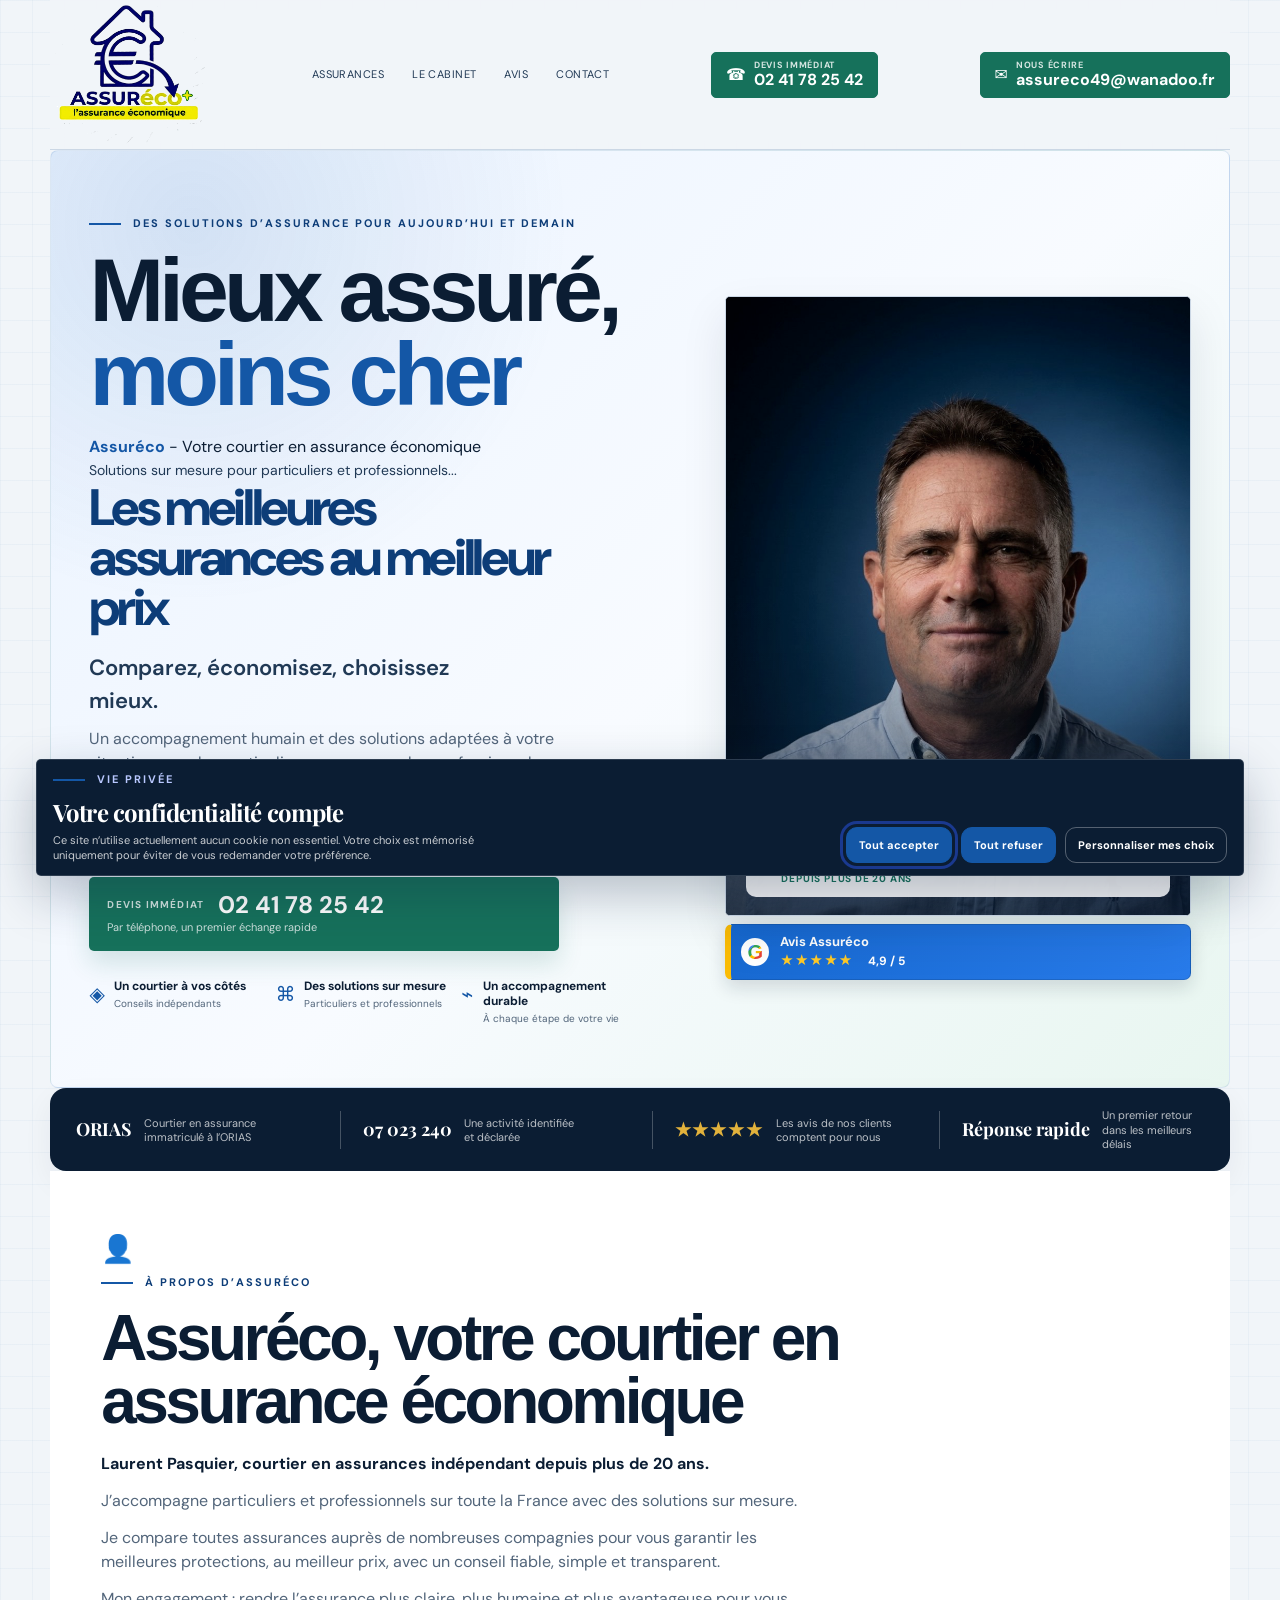
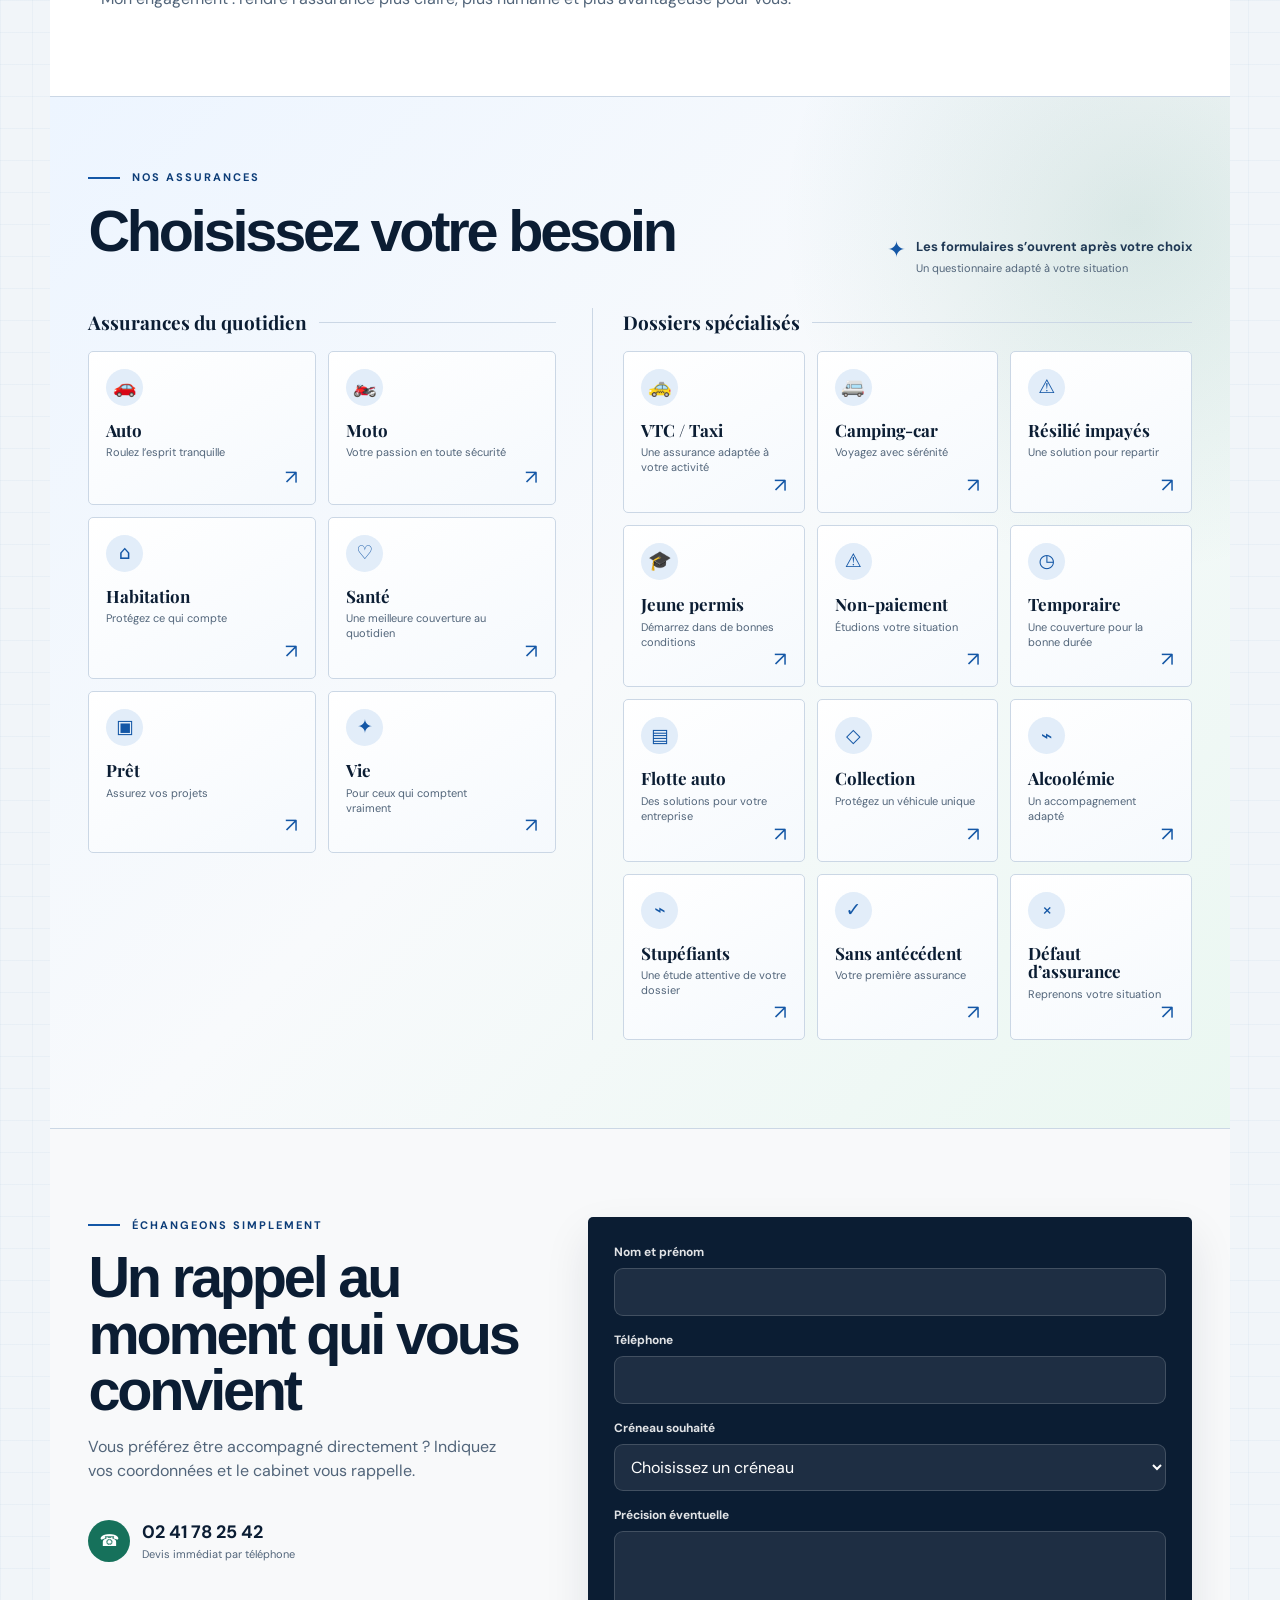
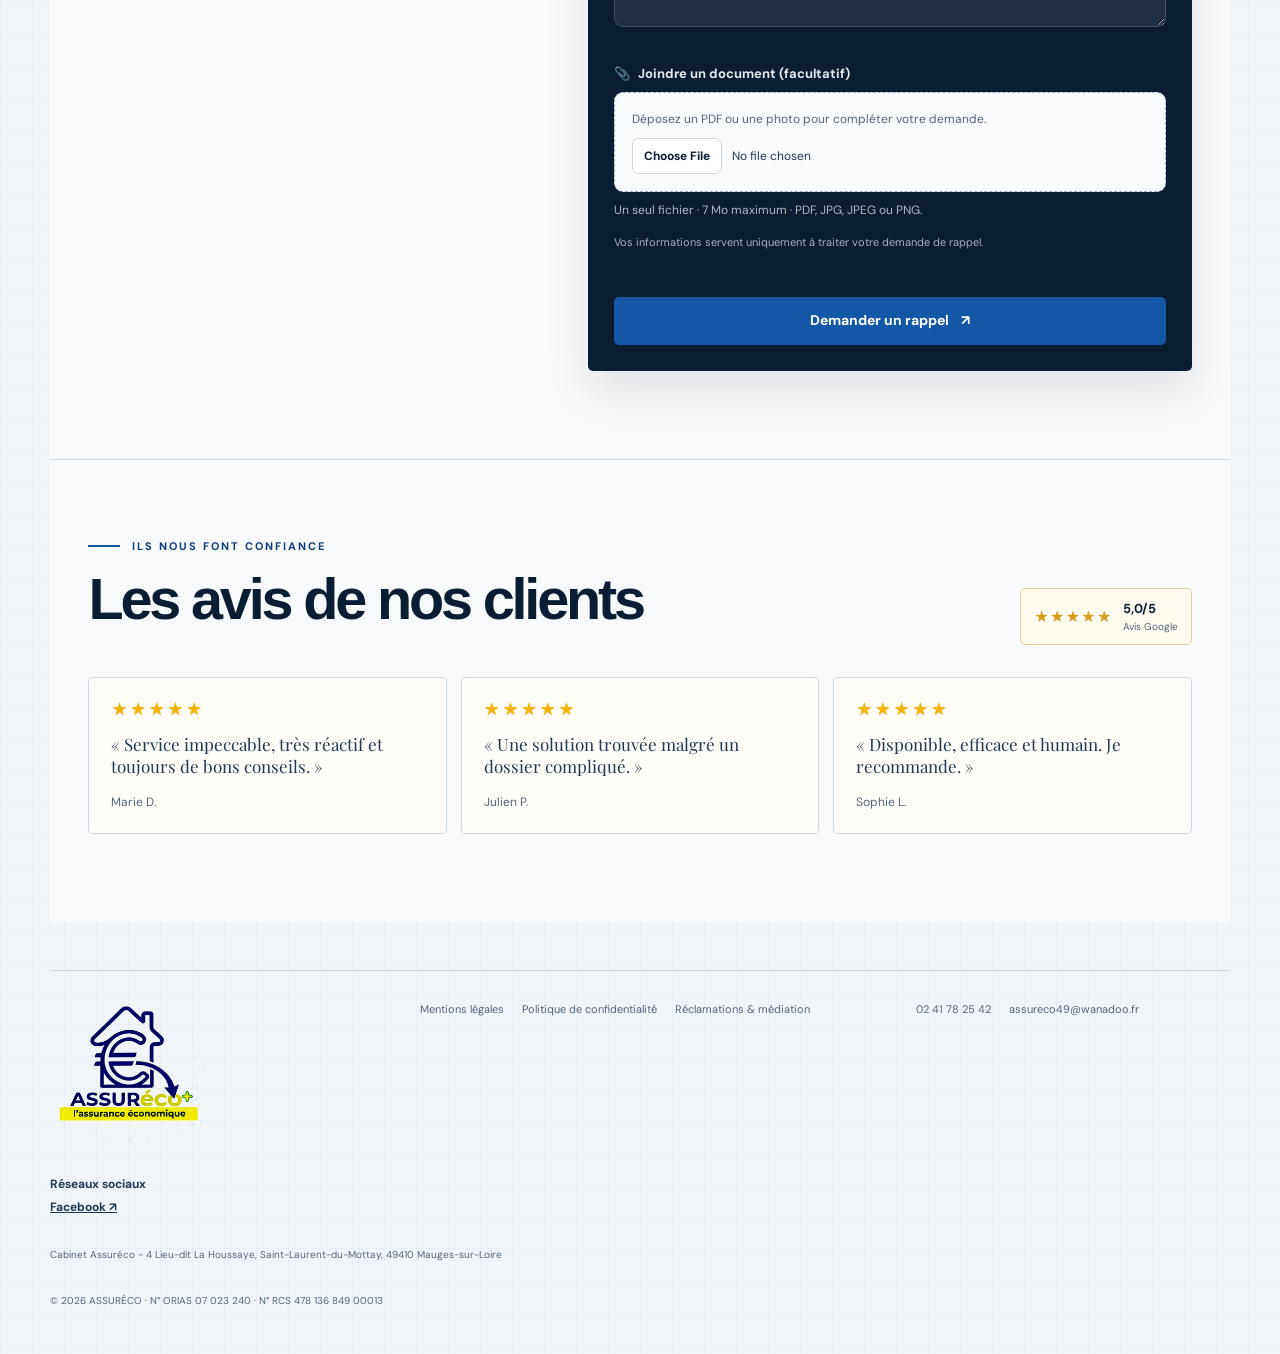
<file: index.html>
<!doctype html>
<html lang="fr">
  <head>
    <meta charset="UTF-8" />
    <meta name="viewport" content="width=device-width, initial-scale=1.0" />
    <meta name="description" content="ASSURÉCO PASQUIER, courtier en assurances à Mauges-sur-Loire (Saint-Laurent-du-Mottay, 49) : assurance auto, moto, habitation, santé, emprunteur et VTC. Conseils personnalisés pour particuliers et professionnels partout en France." />
    <meta name="theme-color" content="#11233f" />
  <link rel="canonical" href="https://assureco-pasquier.fr/" />
    <meta property="og:type" content="website" />
    <meta property="og:locale" content="fr_FR" />
    <meta property="og:site_name" content="ASSURÉCO" />
    <meta property="og:title" content="ASSURÉCO PASQUIER | Courtier en assurances auto, santé, habitation" />
    <meta property="og:description" content="ASSURÉCO PASQUIER, courtier en assurances pour particuliers et professionnels : auto, moto, habitation, santé, emprunteur et VTC. Conseils personnalisés partout en France." />
    <meta property="og:url" content="https://assureco-pasquier.fr/" />
    <meta name="twitter:image" content="https://assureco-pasquier.fr/assets/laurent-pasquier-clean.jpg" />
    <meta name="twitter:card" content="summary_large_image" />
    <meta name="twitter:title" content="ASSURÉCO PASQUIER | Courtier en assurances auto, santé, habitation" />
    <meta name="twitter:description" content="ASSURÉCO PASQUIER, courtier en assurances pour particuliers et professionnels : auto, moto, habitation, santé, emprunteur et VTC. Conseils personnalisés partout en France." />
    <meta property="og:image" content="https://assureco-pasquier.fr/assets/laurent-pasquier-clean.jpg" />
    <link rel="icon" type="image/png" href="assets/logo-assureco-client.png" />
    <link rel="stylesheet" href="styles.css" />
    <link rel="stylesheet" href="taste-variant.css" />
    <link rel="stylesheet" href="taste-gradient-variant.css?v=20260916-1" />
    <script type="application/ld+json">
      {
       "@context": "https://schema.org",
        "@type": "InsuranceAgency",
        "name": "ASSURÉCO",
        "description": "Cabinet de courtage en assurances à Mauges-sur-Loire pour particuliers et professionnels.",
        "url": "https://assureco-pasquier.fr/",
        "telephone": "+33 2 41 78 25 42",
        "email": "assureco49@wanadoo.fr",
        "address": {
          "@type": "PostalAddress",
          "streetAddress": "4 Lieu-dit La Houssaye, Saint-Laurent-du-Mottay",
          "postalCode": "49410",
          "addressLocality": "Mauges-sur-Loire",
          "addressCountry": "FR"
        }
      }
    </script>
   <title>Assuréco Pasquier | Courtier en assurances à Mauges-sur-Loire (49)</title>
  </head>
  <body>
    <a class="skip-link" href="#contenu">Aller au contenu</a>
    <header class="site-header">
      <a class="brand" href="#accueil" aria-label="Assuréco éco+, retour à l'accueil">
        <img class="brand-logo" src="assets/logo-assureco-client.png" alt="Assuréco éco+ — L’assurance économique" width="634" height="592" />
      </a>
      <nav class="main-nav" aria-label="Navigation principale">
     <a href="#services">Assurances</a>
        <a href="#a-propos">Le cabinet</a>
        <a href="avis-client.html">Avis</a>
        <a href="#contact">Contact</a>
      </nav>
      <a class="header-call" href="tel:+33241782542">
        <span aria-hidden="true">☎</span>
        <span class="header-call-label taste-only">Devis immédiat</span>
        <span class="header-call-number">02 41 78 25 42</span>
      </a>
      <a class="header-call" href="mailto:assureco49@wanadoo.fr">
        <span aria-hidden="true">✉</span>
        <span class="header-call-label taste-only">Nous écrire</span>
        <span class="header-call-number">assureco49@wanadoo.fr</span>
      </a>
    </header>

    <main id="contenu">
      <section class="hero" id="accueil" aria-labelledby="hero-title">
        <div class="hero-copy">
          <p class="eyebrow">Des solutions d’assurance pour aujourd’hui et demain</p>
          <h1 id="hero-title">Mieux assuré,<br /><em>moins cher</em></h1>
          <div class="hero-brand-message taste-only">
            <p><strong>Assuréco</strong> - Votre courtier en assurance économique</p>
            <p>Solutions sur mesure pour particuliers et professionnels...</p>
            <p>Les meilleures assurances au meilleur prix</p>
          </div>
          <p class="hero-lead">Comparez, économisez, choisissez mieux.</p>
          <p class="hero-text">Un accompagnement humain et des solutions adaptées à votre situation, pour les particuliers comme pour les professionnels.</p>
          <div class="hero-actions">
            <a class="button button-primary" href="#services">Demander un devis <span aria-hidden="true">↗</span></a>
            <a class="button button-secondary" href="tel:+33241782542">Appeler le cabinet <span aria-hidden="true">☎</span></a>
          </div>
          <div class="hero-callout taste-only" aria-label="Devis immédiat">
            <span class="hero-callout-label">Devis immédiat</span>
            <a class="hero-callout-number" href="tel:+33241782542">02 41 78 25 42</a>
            <span class="hero-callout-note">Par téléphone, un premier échange rapide</span>
          </div>
          <ul class="trust-points" aria-label="Engagements du cabinet">
            <li><span aria-hidden="true">◈</span><span><strong>Un courtier à vos côtés</strong><small>Conseils indépendants</small></span></li>
            <li><span aria-hidden="true">⌘</span><span><strong>Des solutions sur mesure</strong><small>Particuliers et professionnels</small></span></li>
            <li><span aria-hidden="true">⌁</span><span><strong>Un accompagnement durable</strong><small>À chaque étape de votre vie</small></span></li>
          </ul>
        </div>
          <div class="hero-visual">
          <div class="hero-portrait">
            <img src="assets/laurent-pasquier-clean.jpg" alt="Laurent Pasquier, courtier en assurances" width="896" height="1195" />
            <div class="portrait-caption"><span>Laurent Pasquier</span><small>Courtier en assurances</small></div>
            <div class="portrait-contact">
              <span aria-hidden="true">●</span>
              <span>Cabinet de courtage à Saint-Laurent-du-Mottay (Mauges-sur-Loire)<br />Maine-et-Loire (49), Ancenis, Cholet, Angers · <strong>Depuis plus de 20 ans</strong></span>
            </div>
          </div>
          <a class="photo-review-badge taste-only" href="https://www.google.com/search?q=Assur%C3%A9co+Laurent+Pasquier+avis#mpd=~6999852626224411888/customers/reviews" target="_blank" rel="noreferrer noopener" aria-label="Avis Assuréco sur Google, note 4,9 sur 5">
            <span class="google-logo" aria-hidden="true"><span>G</span></span>
            <span class="photo-review-copy"><strong>Avis Assuréco</strong><span><span class="photo-review-stars" aria-hidden="true">★★★★★</span><b>4,9 / 5</b></span></span>
          </a>
        </div>
      </section>

      <section class="proof-strip" aria-label="Repères de confiance">
        <div><strong>ORIAS</strong><span>Courtier en assurance<br />immatriculé à l’ORIAS</span></div>
        <div class="proof-separator" aria-hidden="true"></div>
        <div><strong>07 023 240</strong><span>Une activité identifiée<br />et déclarée</span></div>
        <div class="proof-separator" aria-hidden="true"></div>
        <div><strong class="stars">★★★★★</strong><span>Les avis de nos clients<br />comptent pour nous</span></div>
        <div class="proof-separator" aria-hidden="true"></div>
        <div><strong>Réponse rapide</strong><span>Un premier retour<br />dans les meilleurs délais</span></div>
      </section>

      <section class="intro-section" id="a-propos" aria-labelledby="intro-title">
        <div class="intro-base-content">
          <p class="eyebrow">Le cabinet</p>
          <h2 id="intro-title">Une couverture claire,<br /><em>un conseil qui vous ressemble</em></h2>
          <p>ASSURÉCO vous aide à comparer les garanties, comprendre les différences entre les offres et choisir une protection cohérente avec vos besoins. Sélectionnez un sujet pour ouvrir le questionnaire correspondant.</p>
        </div>
        <div class="intro-profile taste-only">
          <p class="profile-symbol" aria-hidden="true">👤</p>
          <p class="eyebrow">À propos d’Assuréco</p>
          <h2 id="intro-title-taste">Assuréco, votre courtier en assurance économique</h2>
          <p><strong>Laurent Pasquier, courtier en assurances indépendant depuis plus de 20 ans.</strong></p>
          <p>J’accompagne particuliers et professionnels sur toute la France avec des solutions sur mesure.</p>
          <p>Je compare toutes assurances auprès de nombreuses compagnies pour vous garantir les meilleures protections, au meilleur prix, avec un conseil fiable, simple et transparent.</p>
          <p>Mon engagement : rendre l’assurance plus claire, plus humaine et plus avantageuse pour vous.</p>
        </div>
      </section>

      <section class="services-section" id="services" aria-labelledby="services-title">
        <div class="section-heading-row">
          <div>
            <p class="eyebrow">Nos assurances</p>
            <h2 id="services-title">Choisissez votre besoin</h2>
          </div>
          <div class="selection-note"><span aria-hidden="true">✦</span><span><strong>Les formulaires s’ouvrent après votre choix</strong><small>Un questionnaire adapté à votre situation</small></span></div>
        </div>
        <div class="service-groups">
          <div class="service-group">
            <h3>Assurances du quotidien</h3>
            <div class="service-grid" id="daily-services"></div>
          </div>
          <div class="service-group service-group-special">
            <h3>Dossiers spécialisés</h3>
            <div class="service-grid" id="special-services"></div>
          </div>
        </div>
      </section>

      <section class="questionnaire-shell" id="questionnaires" aria-labelledby="questionnaires-title" hidden>
        <div class="questionnaire-heading">
          <div>
            <p class="eyebrow">Votre demande</p>
            <h2 id="questionnaires-title">Questionnaire</h2>
            <p id="questionnaire-intro">Complétez les informations utiles à l’étude de votre demande.</p>
          </div>
          <button class="button button-quiet" type="button" id="close-questionnaire">← Revenir aux assurances</button>
        </div>
        <div id="form-content"></div>
      </section>

      <section class="contact-section" id="contact" aria-labelledby="contact-title">
        <div class="contact-base-content">
          <div class="contact-copy">
            <p class="eyebrow">Parlons de votre situation</p>
            <h2 id="contact-title">Un besoin précis ?<br /><em>Échangeons directement</em></h2>
            <p>Vous ne savez pas quel questionnaire choisir ? Écrivez au cabinet ou appelez directement Laurent Pasquier.</p>
            <div class="contact-details">
              <a href="tel:+33241782542"><span aria-hidden="true">☎</span><span><strong>02 41 78 25 42</strong><small>Appeler le cabinet</small></span></a>
              <a href="mailto:assureco49@wanadoo.fr"><span aria-hidden="true">✉</span><span><strong>assureco49@wanadoo.fr</strong><small>Envoyer un e-mail</small></span></a>
            </div>
          </div>
          <form class="contact-form" id="contact-form" name="assureco-contact" action="/" method="POST" enctype="multipart/form-data" data-netlify="true" novalidate>
            <input type="hidden" name="form-name" value="assureco-contact" />
            <input type="hidden" name="Type de demande" value="Contact général" />
            <input type="hidden" name="subject" value="ASSURÉCO - Nouvelle demande de contact" />
            <div class="form-grid form-grid-two">
              <div class="field"><label for="contact-nom">Nom et prénom</label><input id="contact-nom" name="Nom et prénom" type="text" autocomplete="name" /></div>
              <div class="field"><label for="contact-tel">Téléphone</label><input id="contact-tel" name="Téléphone" type="tel" autocomplete="tel" /></div>
            </div>
            <div class="field"><label for="contact-email">Adresse e-mail <span aria-hidden="true">*</span></label><input id="contact-email" name="email" type="email" autocomplete="email" required /></div>
              <div class="field"><label for="contact-message">Votre message</label><textarea id="contact-message" name="Message" rows="5"></textarea></div>
            <div class="attachment-field">
              <label class="attachment-heading" for="contact-documents"><span aria-hidden="true">📎</span> Joindre un document (facultatif)</label>
              <div class="attachment-dropzone">
                <p class="attachment-instructions" id="contact-documents-instructions">Déposez un PDF ou une photo pour compléter votre demande.</p>
                <input id="contact-documents" name="Documents joints" type="file" accept=".pdf,.jpg,.jpeg,.png,application/pdf,image/jpeg,image/png" aria-describedby="contact-documents-instructions contact-documents-limits contact-documents-error contact-documents-list" />
              </div>
              <p class="attachment-limits" id="contact-documents-limits">Un seul fichier · 7 Mo maximum · PDF, JPG, JPEG ou PNG.</p>
              <span class="field-error attachment-error" id="contact-documents-error" aria-live="polite"></span>
              <ul class="attachment-file-list" id="contact-documents-list" aria-live="polite"></ul>
            </div>
            <p class="form-privacy">En envoyant ce formulaire, vous acceptez que les informations saisies soient utilisées pour traiter votre demande. <a href="#politique-confidentialite">Consulter la politique de confidentialité</a>.</p>
            <div class="form-status" aria-live="polite"></div>
            <button class="button button-primary button-submit" type="submit">Envoyer ma demande <span aria-hidden="true">↗</span></button>
          </form>
        </div>
        <div class="callback-module taste-only" aria-labelledby="callback-title">
          <div class="callback-copy">
            <p class="eyebrow">Échangeons simplement</p>
            <h2 id="callback-title">Un rappel au moment qui vous convient</h2>
            <p>Vous préférez être accompagné directement ? Indiquez vos coordonnées et le cabinet vous rappelle.</p>
            <a class="callback-phone" href="tel:+33241782542"><span aria-hidden="true">☎</span><span><strong>02 41 78 25 42</strong><small>Devis immédiat par téléphone</small></span></a>
          </div>
          <form class="callback-form" id="callback-form" name="assureco-rappel" action="/" method="POST" enctype="multipart/form-data" data-netlify="true">
            <input type="hidden" name="form-name" value="assureco-rappel" />
            <input type="hidden" name="Type de demande" value="Demande de rappel" />
            <input type="hidden" name="subject" value="ASSURÉCO - Demande de rappel" />
              <div class="field"><label for="callback-nom">Nom et prénom</label><input id="callback-nom" name="Nom et prénom" type="text" autocomplete="name" /></div>
            <div class="field"><label for="callback-tel">Téléphone</label><input id="callback-tel" name="Téléphone" type="tel" autocomplete="tel" /></div>
            <div class="field"><label for="callback-creneau">Créneau souhaité</label><select id="callback-creneau" name="Créneau souhaité"><option value="">Choisissez un créneau</option><option>Matin</option><option>Après-midi</option><option>Fin de journée</option></select></div>
            <div class="field"><label for="callback-message">Précision éventuelle</label><textarea id="callback-message" name="Message" rows="3"></textarea></div>
            <div class="attachment-field">
              <label class="attachment-heading" for="callback-documents"><span aria-hidden="true">📎</span> Joindre un document (facultatif)</label>
              <div class="attachment-dropzone">
                <p class="attachment-instructions" id="callback-documents-instructions">Déposez un PDF ou une photo pour compléter votre demande.</p>
                <input id="callback-documents" name="Documents joints" type="file" accept=".pdf,.jpg,.jpeg,.png,application/pdf,image/jpeg,image/png" aria-describedby="callback-documents-instructions callback-documents-limits callback-documents-error callback-documents-list" />
              </div>
              <p class="attachment-limits" id="callback-documents-limits">Un seul fichier · 7 Mo maximum · PDF, JPG, JPEG ou PNG.</p>
              <span class="field-error attachment-error" id="callback-documents-error" aria-live="polite"></span>
              <ul class="attachment-file-list" id="callback-documents-list" aria-live="polite"></ul>
            </div>
            <p class="form-privacy">Vos informations servent uniquement à traiter votre demande de rappel.</p>
            <div class="form-status" aria-live="polite"></div>
            <button class="button button-primary button-submit" type="submit">Demander un rappel <span aria-hidden="true">↗</span></button>
          </form>
        </div>
      </section>

      <section class="reviews-section" id="avis" aria-labelledby="reviews-title">
        <div class="section-heading-row">
          <div><p class="eyebrow">Ils nous font confiance</p><h2 id="reviews-title">Les avis de nos clients</h2></div>
          <a class="text-link reviews-link-base" href="https://www.google.com/search?q=Assur%C3%A9co+Laurent+Pasquier+avis#mpd=~6999852626224411888/customers/reviews" target="_blank" rel="noreferrer">Voir les avis Google ↗</a>
          <a class="google-review-badge taste-only" href="https://www.google.com/search?q=Assur%C3%A9co+Laurent+Pasquier+avis#mpd=~6999852626224411888/customers/reviews" target="_blank" rel="noreferrer" aria-label="Voir les avis Google, note 5 sur 5">
            <span class="badge-stars" aria-hidden="true">★★★★★</span><span><strong>5,0/5</strong><small>Avis Google</small></span>
          </a>
        </div>
        <div class="review-grid">
          <figure><div class="review-stars" aria-label="5 étoiles">★★★★★</div><blockquote>« Service impeccable, très réactif et toujours de bons conseils. »</blockquote><figcaption>Marie D.</figcaption></figure>
          <figure><div class="review-stars" aria-label="5 étoiles">★★★★★</div><blockquote>« Une solution trouvée malgré un dossier compliqué. »</blockquote><figcaption>Julien P.</figcaption></figure>
          <figure><div class="review-stars" aria-label="5 étoiles">★★★★★</div><blockquote>« Disponible, efficace et humain. Je recommande. »</blockquote><figcaption>Sophie L.</figcaption></figure>
        </div>
      </section>

      <section class="legal-section" id="mentions-legales" aria-labelledby="legal-title">
        <p class="eyebrow">Informations réglementaires</p>
        <h2 id="legal-title">Mentions légales</h2>
        <div class="legal-content">
          <p><strong>Raison sociale / Nom :</strong> Laurent Pasquier - Assureco</p>
          <p><strong>Statut :</strong> Courtier en assurances immatriculé à l’ORIAS — numéro 07 023 240 (vérifiable sur <a href="https://www.orias.fr" target="_blank" rel="noreferrer">www.orias.fr</a>)</p>
          <p><strong>Sous le contrôle de :</strong> L’Autorité de Contrôle Prudentiel et de Résolution (ACPR) — 4 Place de Budapest, CS 92459, 75436 Paris Cedex 09</p>
          <p><strong>E-mail de contact :</strong> <a href="mailto:assureco49@wanadoo.fr">assureco49@wanadoo.fr</a></p>
          <p><strong>Directeur de la publication :</strong> Laurent Pasquier</p>
          <p><strong>Hébergeur :</strong> GitHub Pages / GitHub Inc., 88 Colin P Kelly Jr St, San Francisco, CA 94107, États-Unis</p>
        </div>
      </section>

      <section class="legal-section" id="politique-confidentialite" aria-labelledby="privacy-title">
        <p class="eyebrow">Données personnelles</p>
        <h2 id="privacy-title">Politique de confidentialité (RGPD)</h2>
        <div class="legal-content">
          <p>Les informations recueillies via nos formulaires sont enregistrées dans un fichier informatisé par Laurent Pasquier pour la gestion et l’étude des demandes de devis d’assurance (Auto, Moto, VTC, Taxi, etc.).</p>
          <p>Elles sont conservées pendant la durée nécessaire à l’établissement de l’offre et sont destinées uniquement à notre cabinet et à nos partenaires assureurs.</p>
          <p>Conformément au RGPD, vous pouvez exercer votre droit d’accès, de rectification, d’effacement ou d’opposition aux données vous concernant en nous contactant par e-mail à : <a href="mailto:assureco49@wanadoo.fr">assureco49@wanadoo.fr</a>.</p>
        </div>
      </section>

      <section class="legal-section" id="reclamations-mediation" aria-labelledby="claims-title">
        <p class="eyebrow">Votre recours</p>
        <h2 id="claims-title">Traitement des réclamations &amp; Médiation</h2>
        <div class="legal-content">
          <p>En cas de réclamation ou de mécontentement, vous pouvez nous adresser un e-mail à : <a href="mailto:assureco49@wanadoo.fr">assureco49@wanadoo.fr</a>. Nous nous engageons à en accuser réception sous 10 jours ouvrables et à vous apporter une réponse dans un délai maximal de 2 mois.</p>
          <p>Si le différend persiste, vous pouvez saisir le Médiateur de l’Assurance :</p>
          <p><strong>La Médiation de l’Assurance</strong> — TSA 50110, 75441 Paris Cedex 09 | Site web : <a href="https://www.mediation-assurance.org" target="_blank" rel="noreferrer">www.mediation-assurance.org</a></p>
        </div>
      </section>
    </main>

    <footer class="site-footer">
      <div class="footer-brand"><img class="brand-logo" src="assets/logo-assureco-client.png" alt="Assuréco éco+ — L’assurance économique" width="634" height="592" /></div>
      <nav class="base-legal-nav" aria-label="Liens réglementaires"><a href="#mentions-legales">Mentions légales</a><a href="#politique-confidentialite">Politique de confidentialité</a><a href="#reclamations-mediation">Réclamations & médiation</a></nav>
      <nav class="taste-legal-nav taste-only" aria-label="Liens réglementaires"><a href="mentions-legales.html">Mentions légales</a><a href="politique-confidentialite.html">Politique de confidentialité</a><a href="reclamations-mediation.html">Réclamations & médiation</a></nav>
      <div class="footer-contact"><a href="tel:+33241782542">02 41 78 25 42</a><a href="mailto:assureco49@wanadoo.fr">assureco49@wanadoo.fr</a></div>
      <div class="footer-socials" id="reseaux-sociaux" aria-label="Réseaux sociaux du cabinet">
        <span>Réseaux sociaux</span>
        <a href="https://www.facebook.com/laurent.pasquier.7923" target="_blank" rel="noreferrer">Facebook <span aria-hidden="true">↗</span></a>
      </div>
      <p class="footer-meta">Cabinet Assuréco — 4 Lieu-dit La Houssaye, Saint-Laurent-du-Mottay, 49410 Mauges-sur-Loire</p>
      <p class="footer-meta">© <span id="current-year"></span> ASSURÉCO · N° ORIAS 07 023 240 · N° RCS 478 136 849 00013</p>

    <div class="mobile-actions" aria-label="Actions rapides">
      <a href="tel:+33241782542"><span aria-hidden="true">☎</span>Appeler</a>
      <a href="mailto:assureco49@wanadoo.fr"><span aria-hidden="true">✉</span>E-mail</a>
    </div>

    <section class="cookie-banner" id="cookie-banner" role="dialog" aria-labelledby="cookie-title" aria-describedby="cookie-description" hidden>
      <div class="cookie-copy">
        <p class="eyebrow">Vie privée</p>
        <h2 id="cookie-title">Votre confidentialité compte</h2>
        <p id="cookie-description">Ce site n’utilise actuellement aucun cookie non essentiel. Votre choix est mémorisé uniquement pour éviter de vous redemander votre préférence.</p>
      </div>
      <div class="cookie-actions" aria-label="Choix concernant les cookies">
        <button class="button cookie-button-choice" id="cookie-accept" type="button">Tout accepter</button>
        <button class="button cookie-button-choice" id="cookie-refuse" type="button">Tout refuser</button>
        <button class="button cookie-button-secondary" id="cookie-customize" type="button">Personnaliser mes choix</button>
      </div>
      <div class="cookie-settings" id="cookie-settings" hidden>
        <p><strong>Cookies nécessaires :</strong> toujours actifs pour assurer le fonctionnement du site.</p>
        <p><strong>Cookies non essentiels :</strong> aucun n’est actuellement activé.</p>
        <button class="button cookie-button-secondary" id="cookie-save" type="button">Enregistrer mes préférences</button>
      </div>
    </section>
    <button class="cookie-manage" id="cookie-manage" type="button" hidden>Gérer les cookies</button>
    <form name="assureco-devis" method="POST" action="/" enctype="multipart/form-data" data-netlify="true" hidden>
      <input type="hidden" name="form-name" value="assureco-devis" />
      <input type="hidden" name="subject" value="ASSURÉCO - Nouvelle demande de devis" />
      <input type="hidden" name="Type de demande" value="" />
      <input type="email" name="email" />
      <input type="file" name="Documents joints" accept=".pdf,.jpg,.jpeg,.png,application/pdf,image/jpeg,image/png" />
    </form>
    <script src="script.js?v=20260918-3" defer></script>
  </body>
</html>
</file>
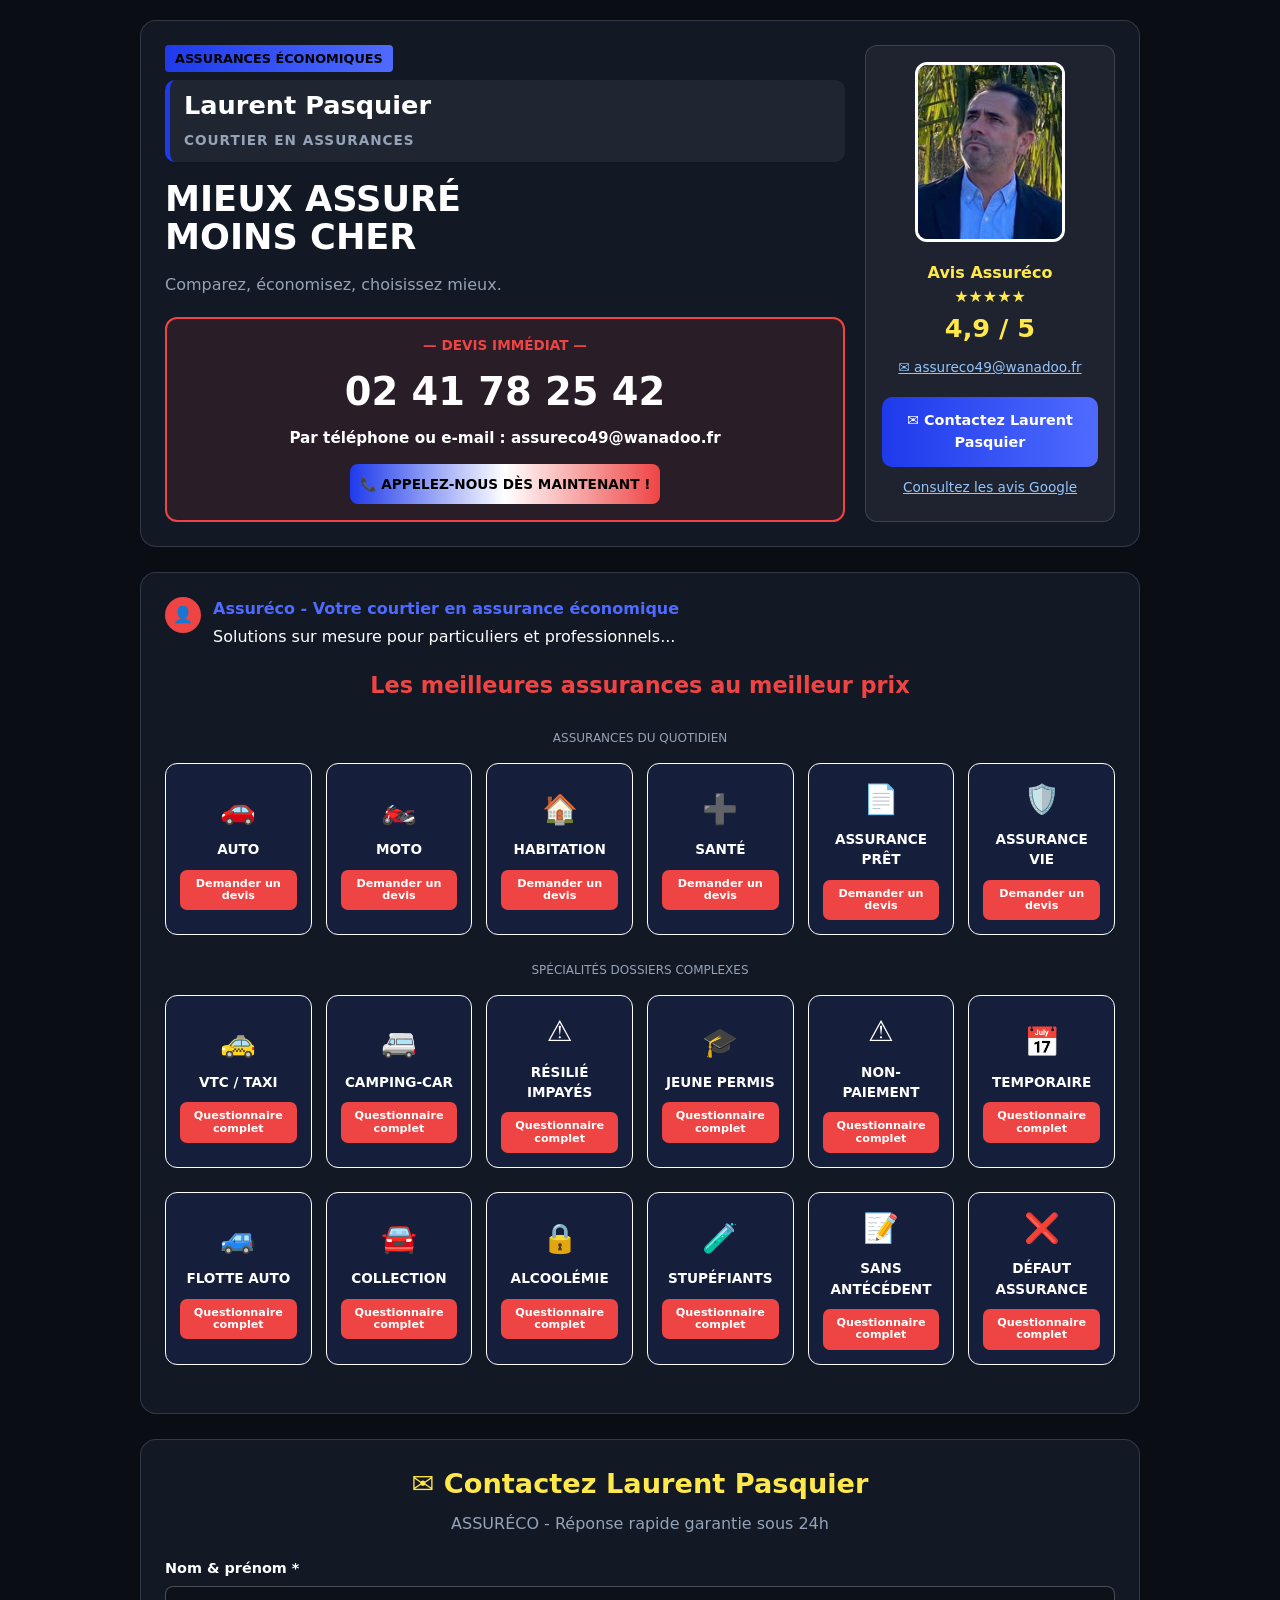
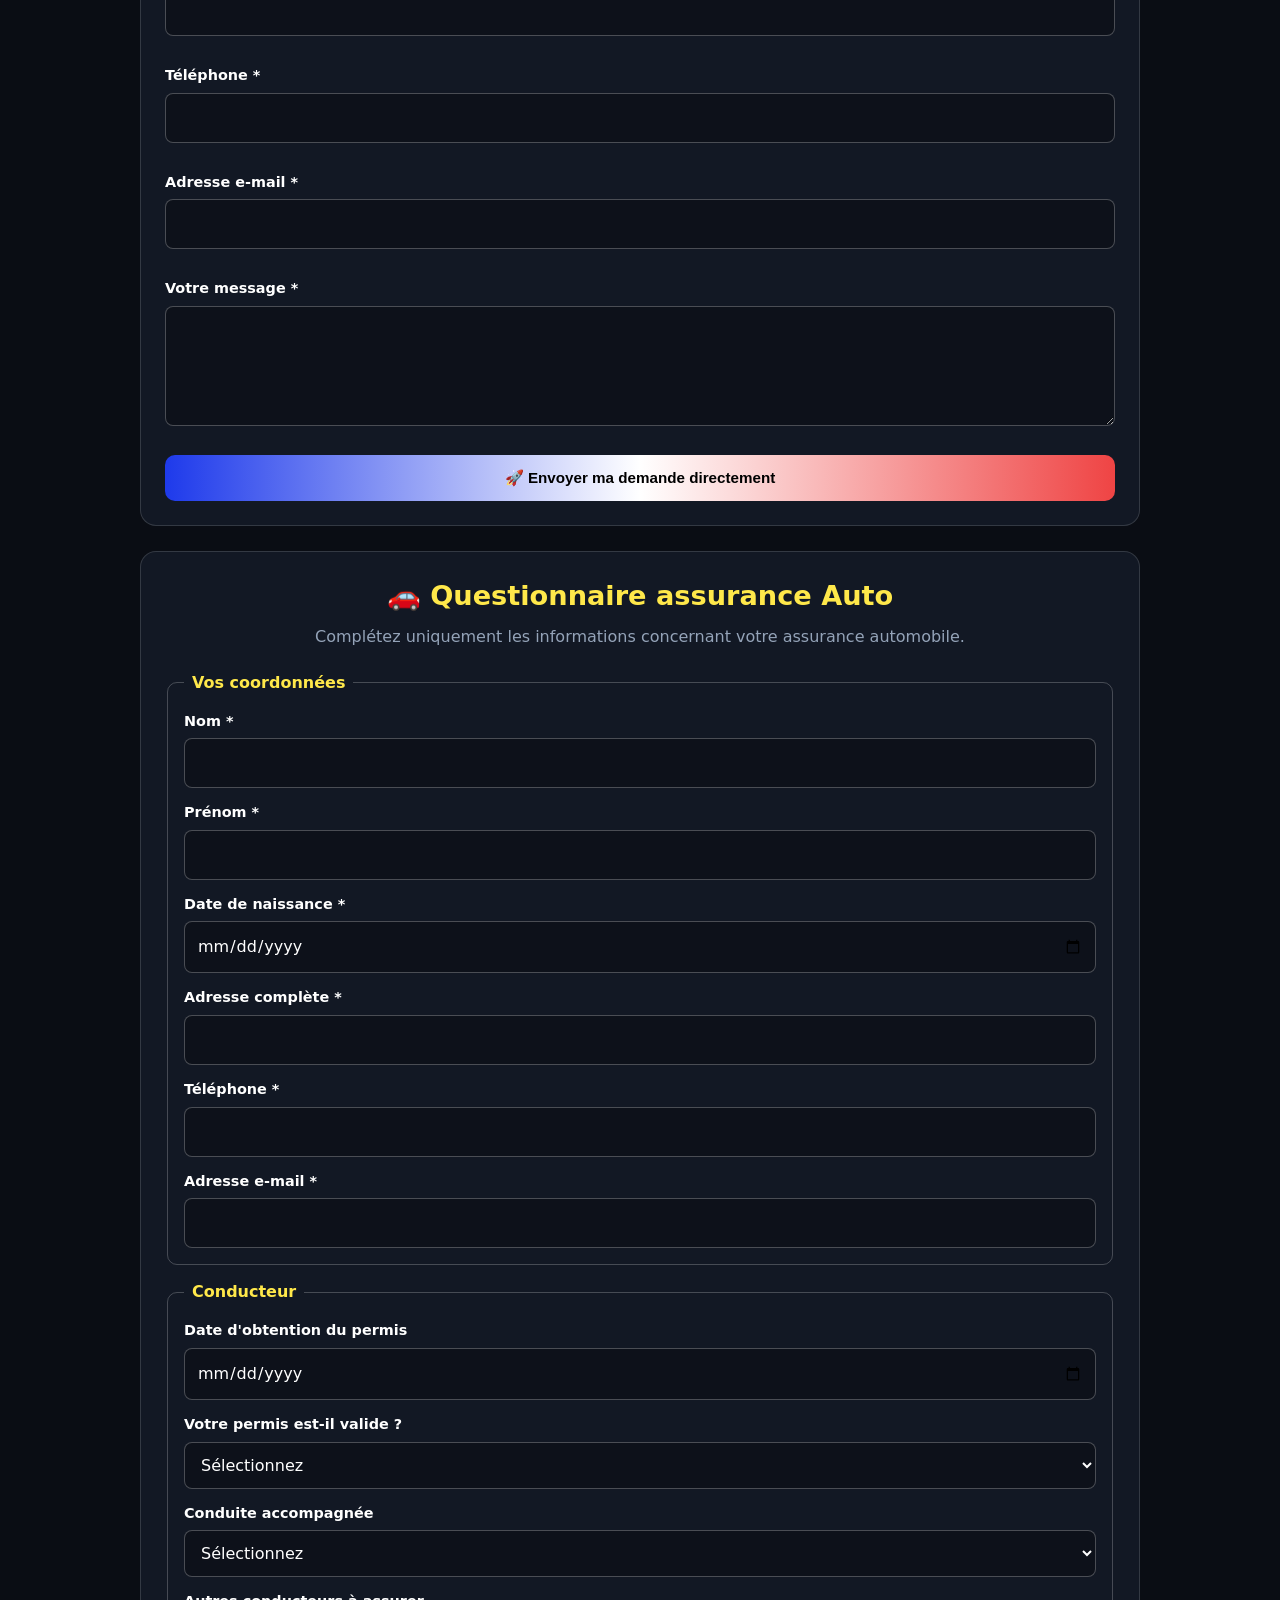
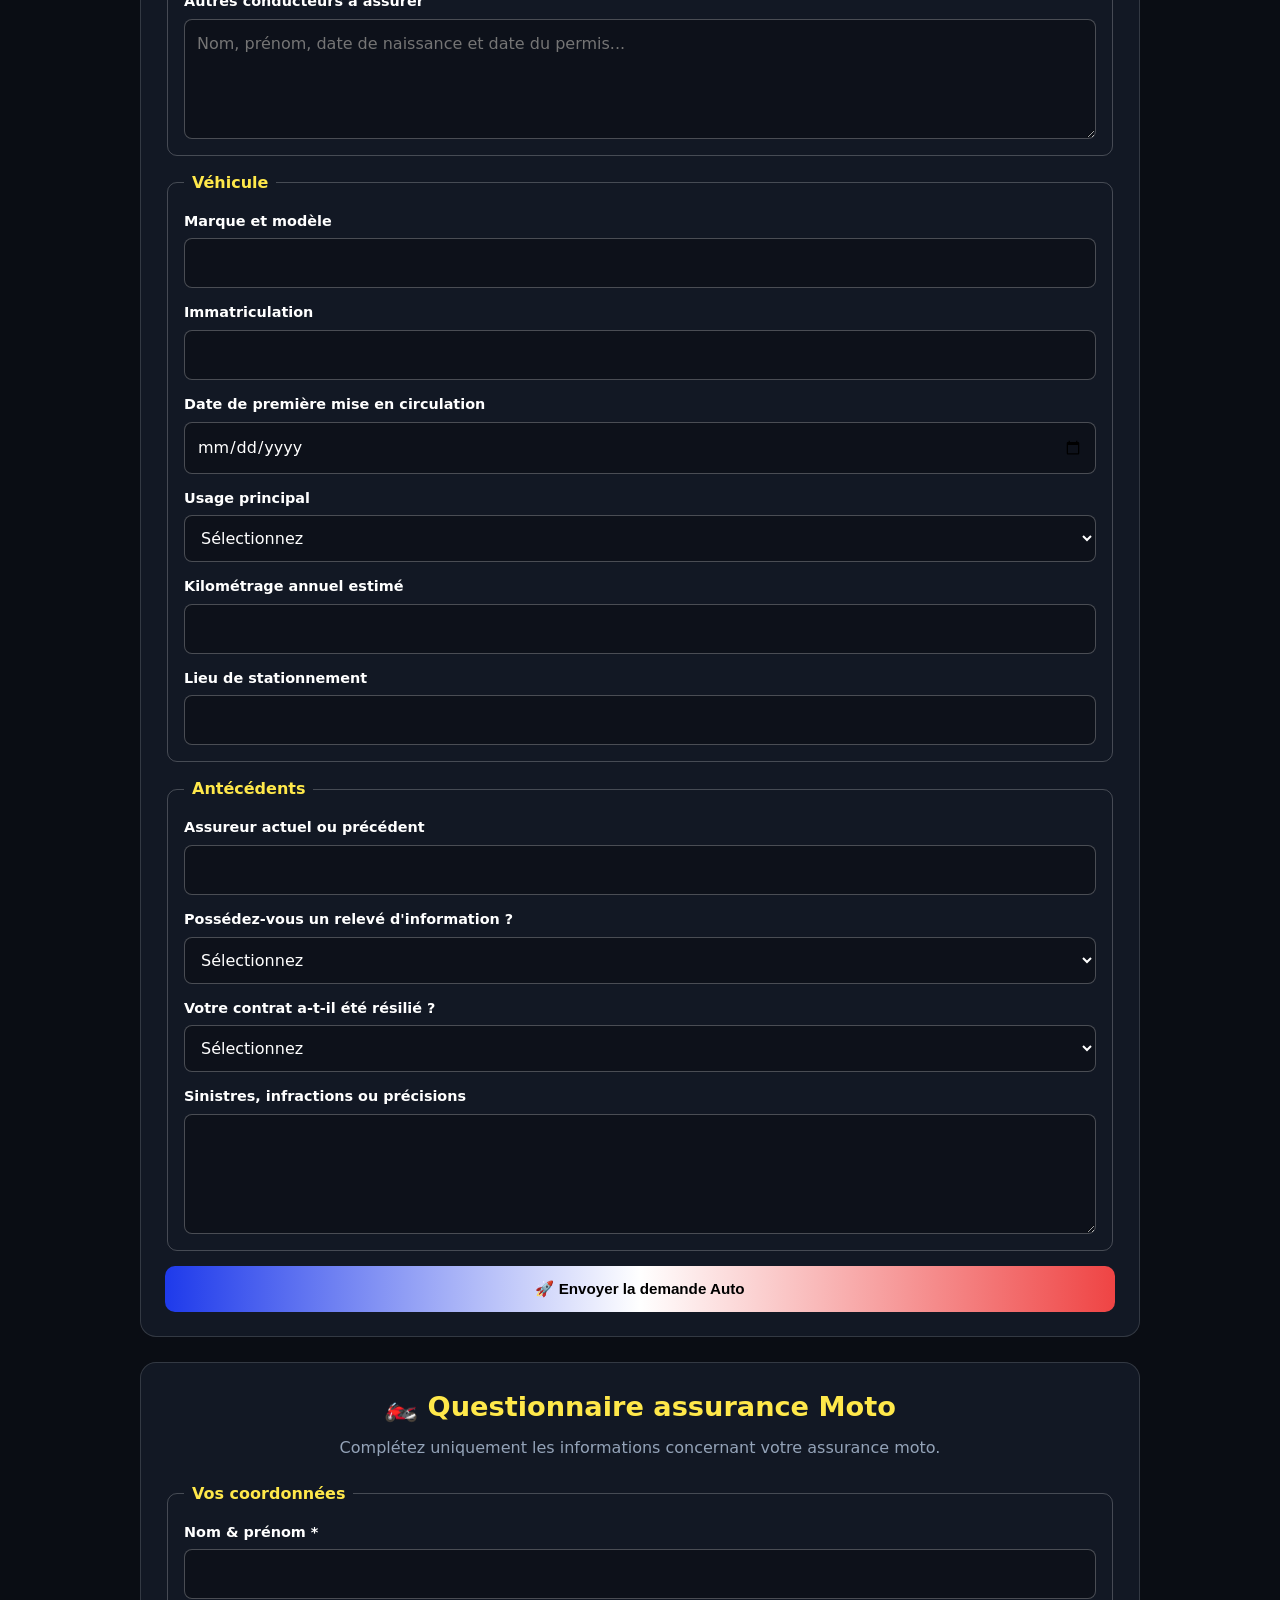
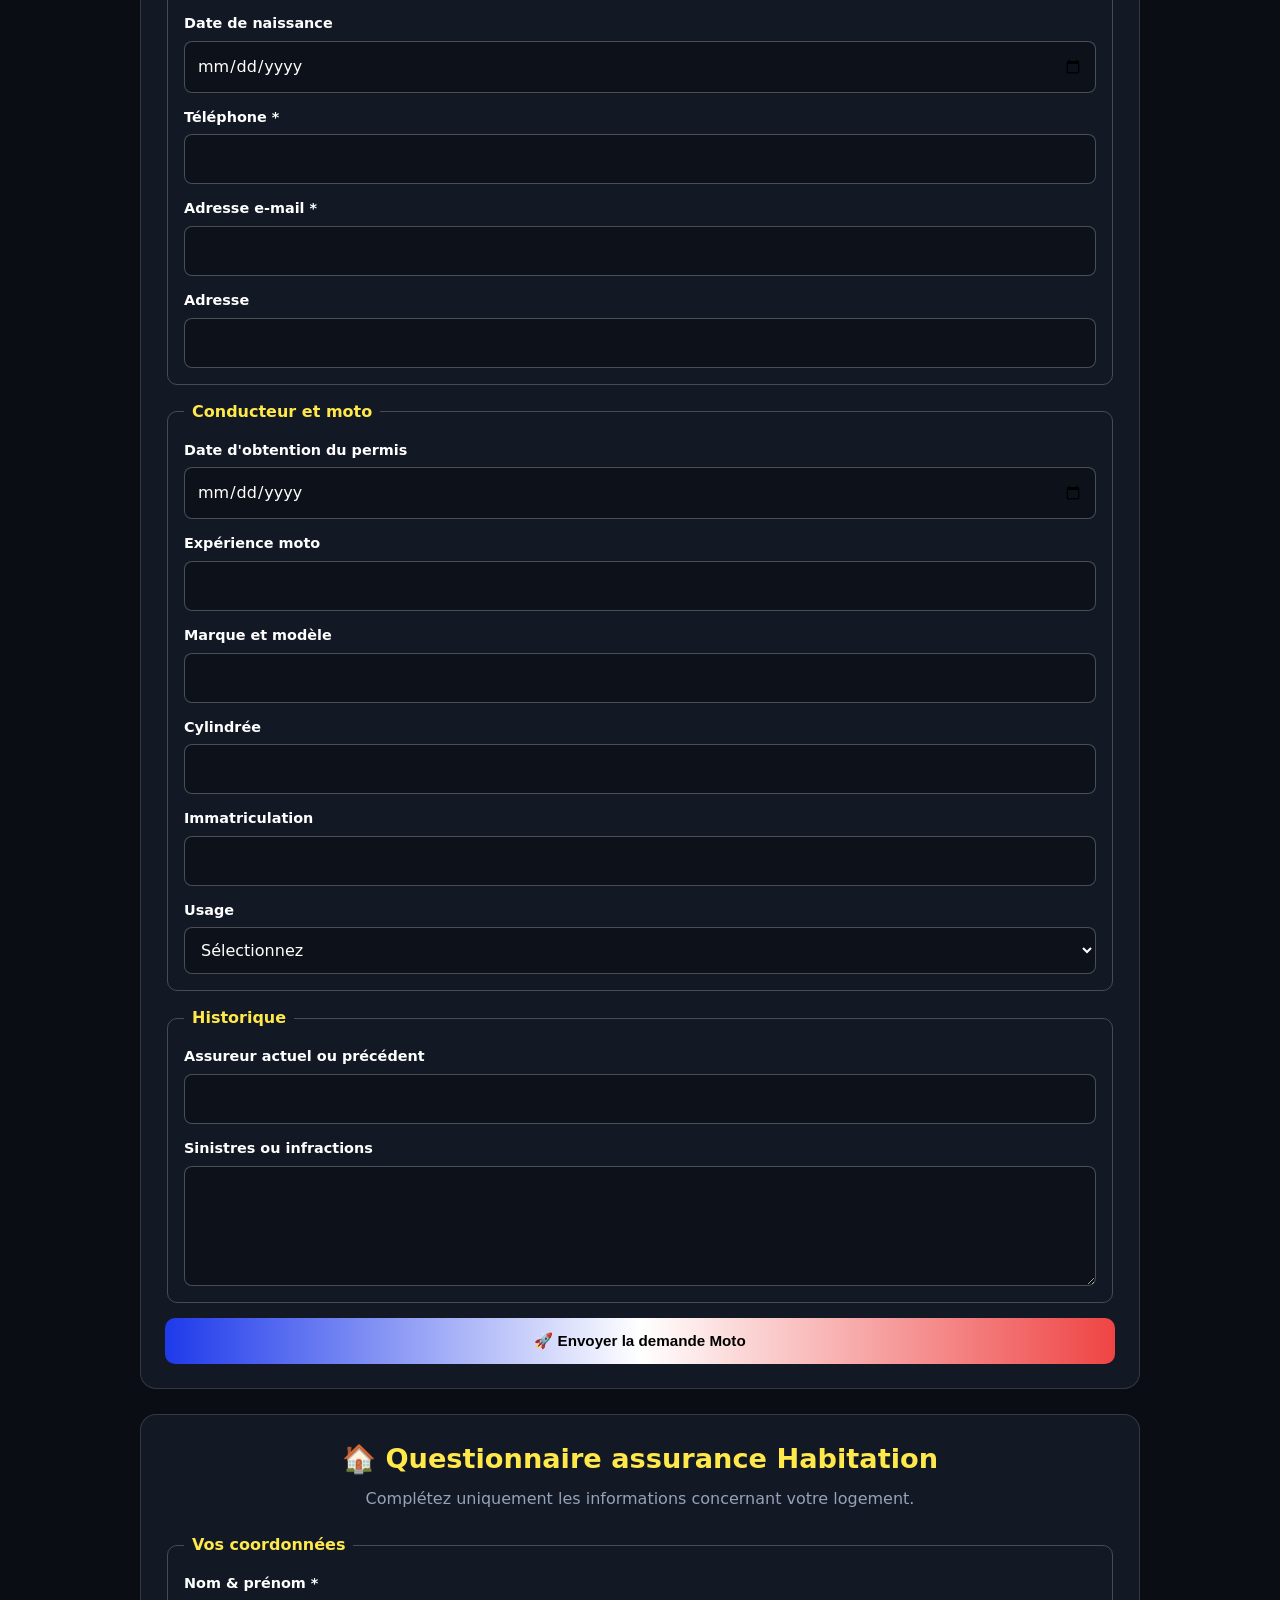
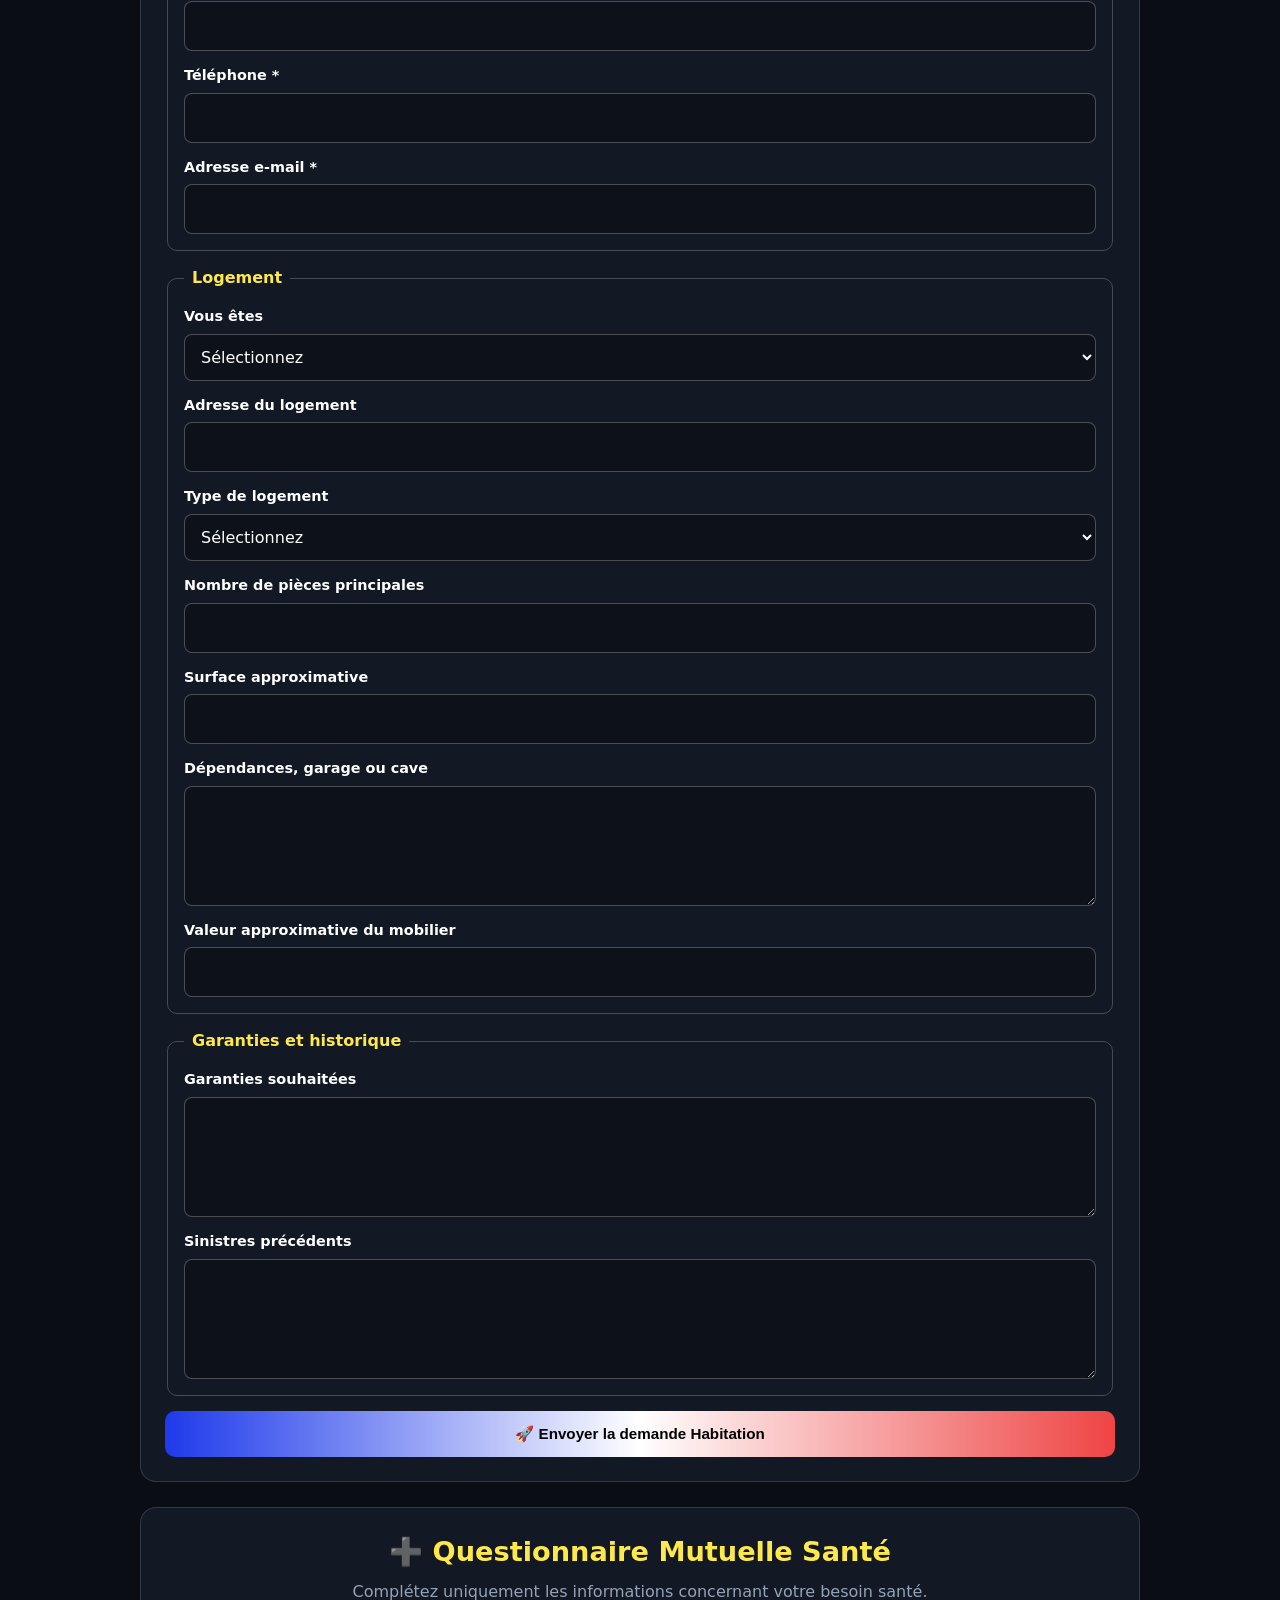
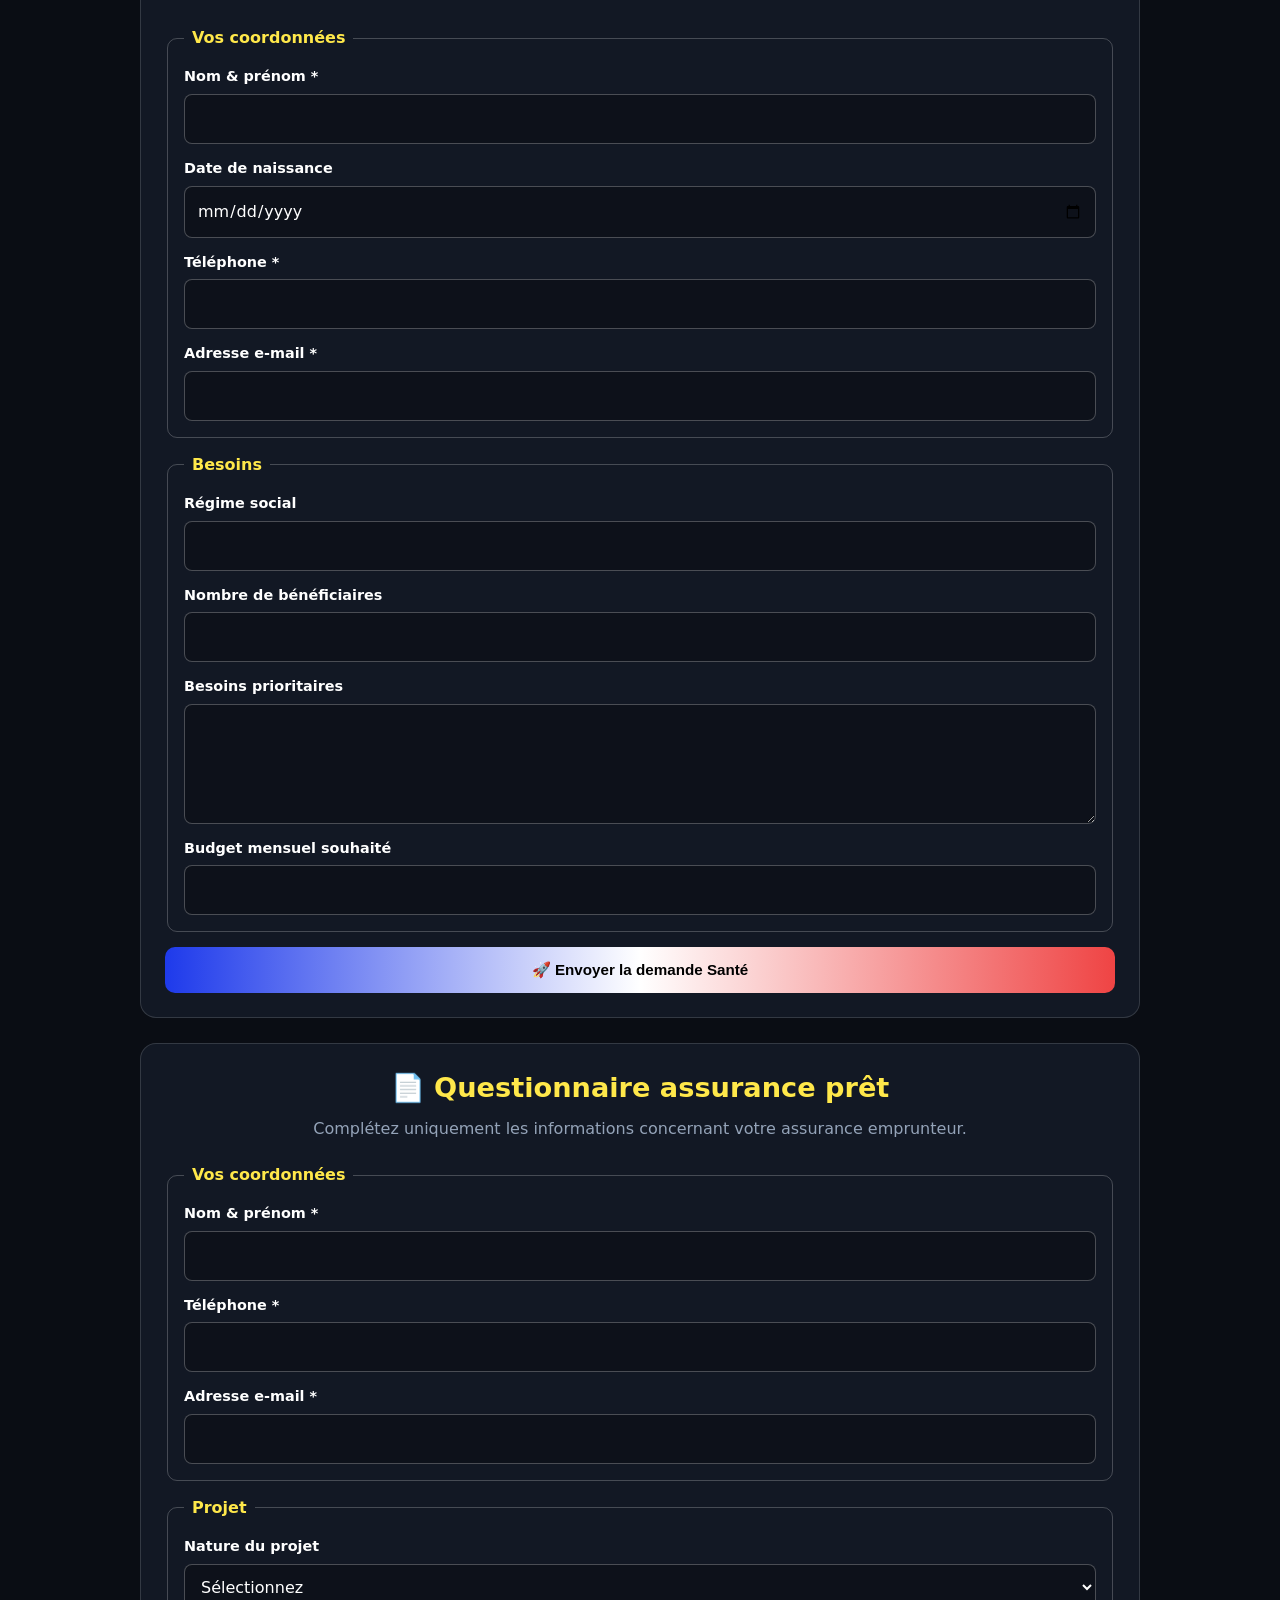
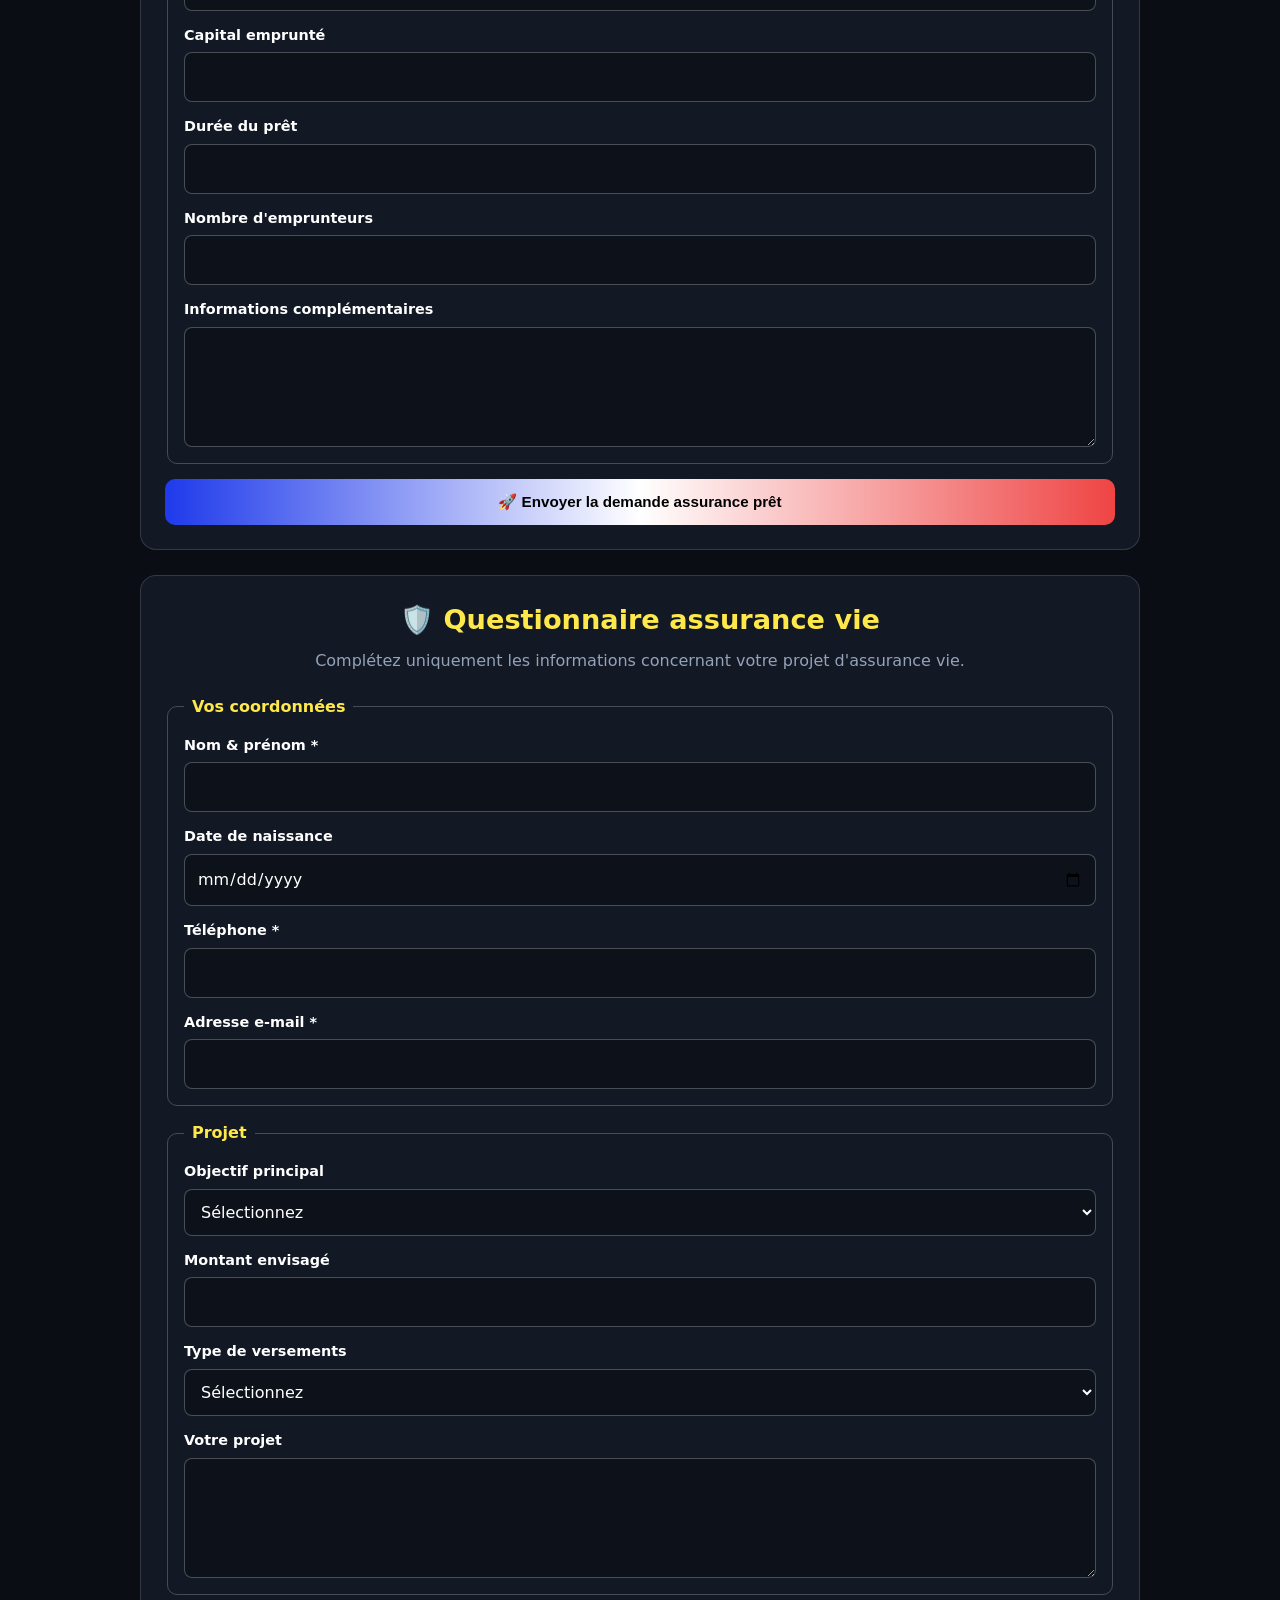
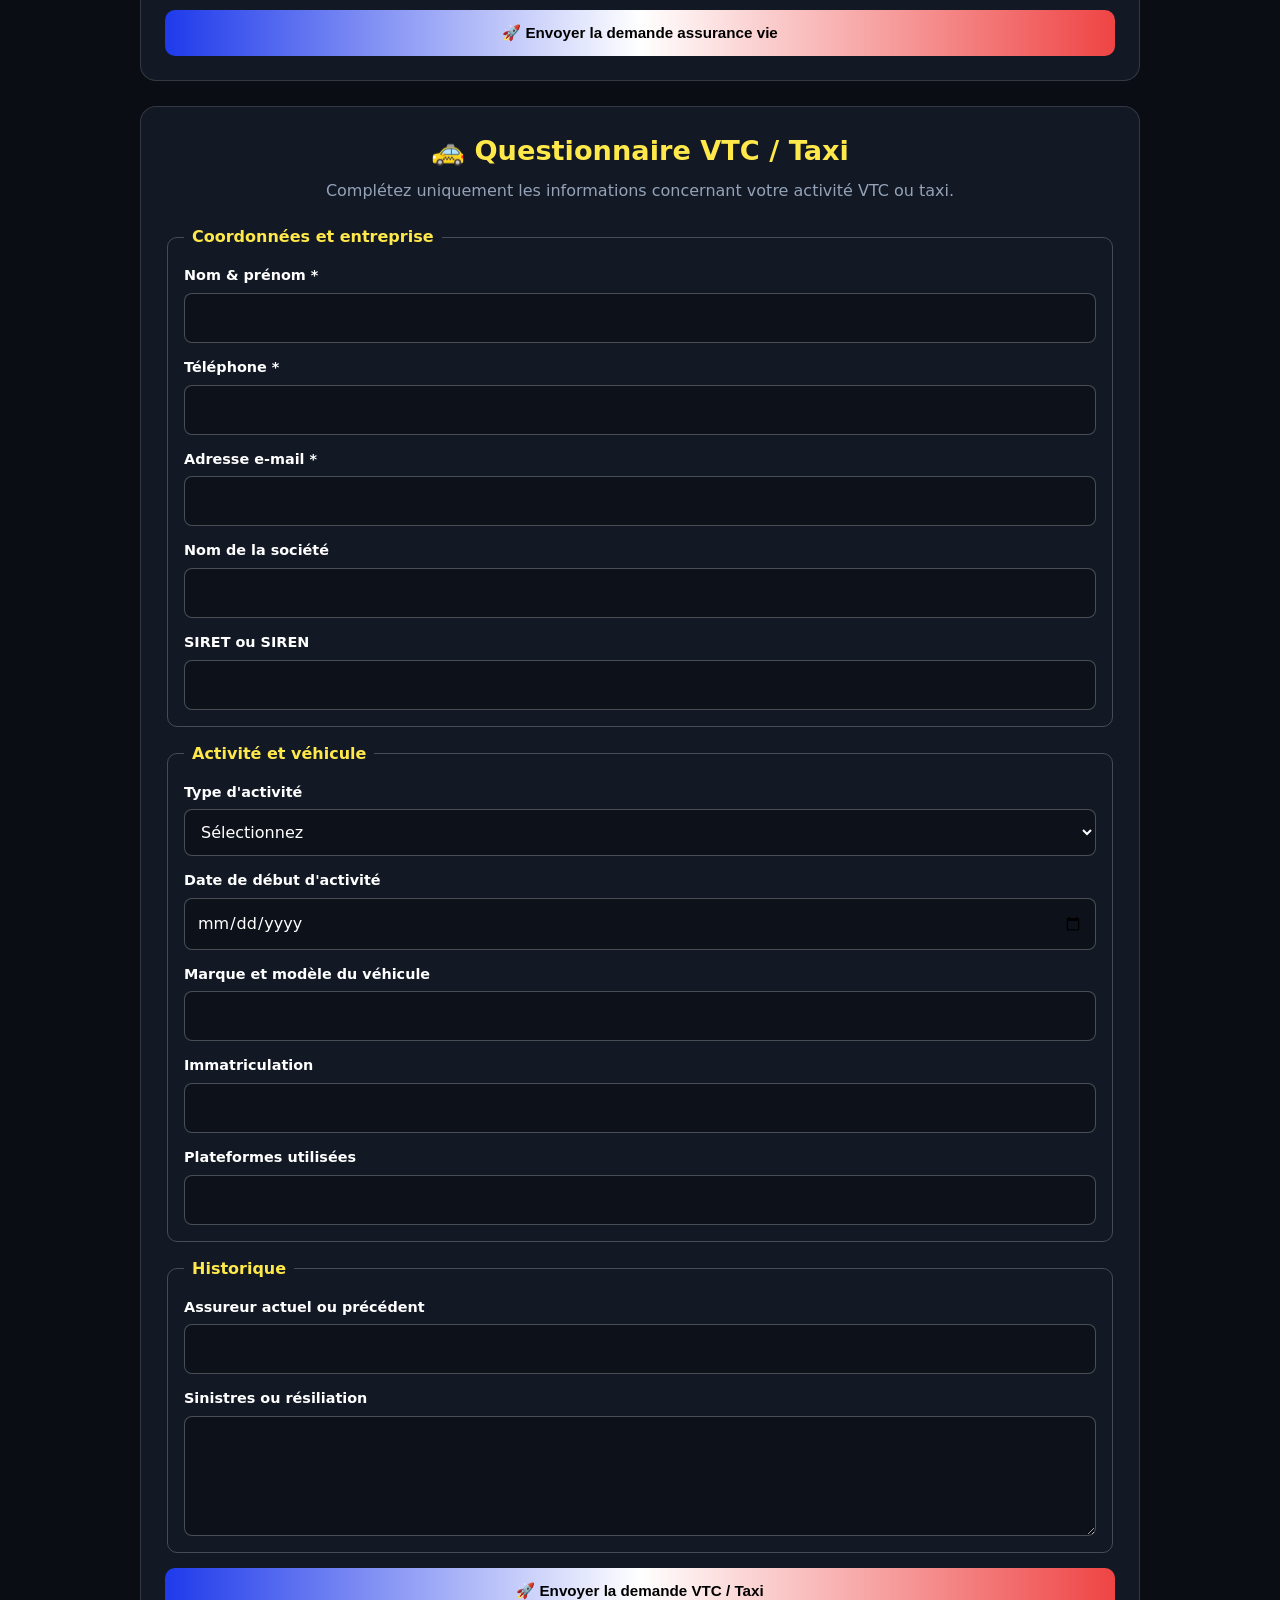
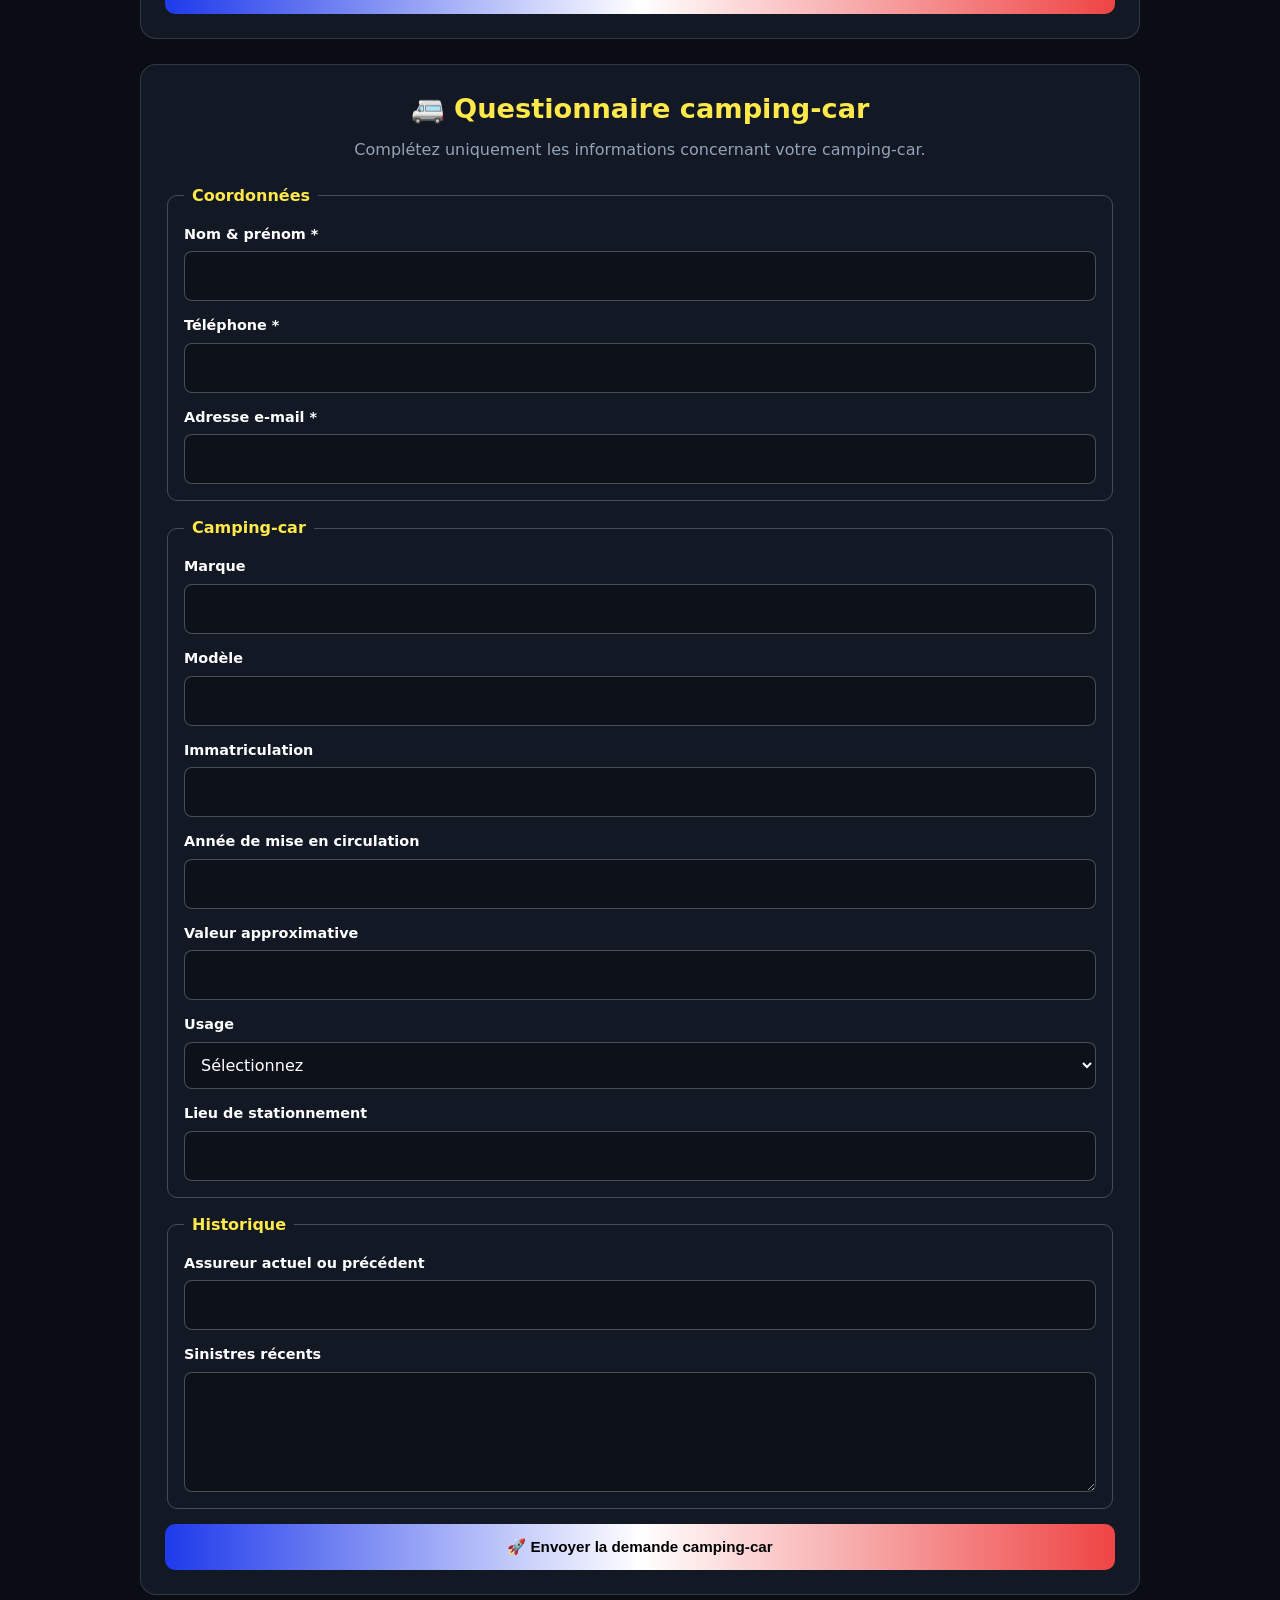
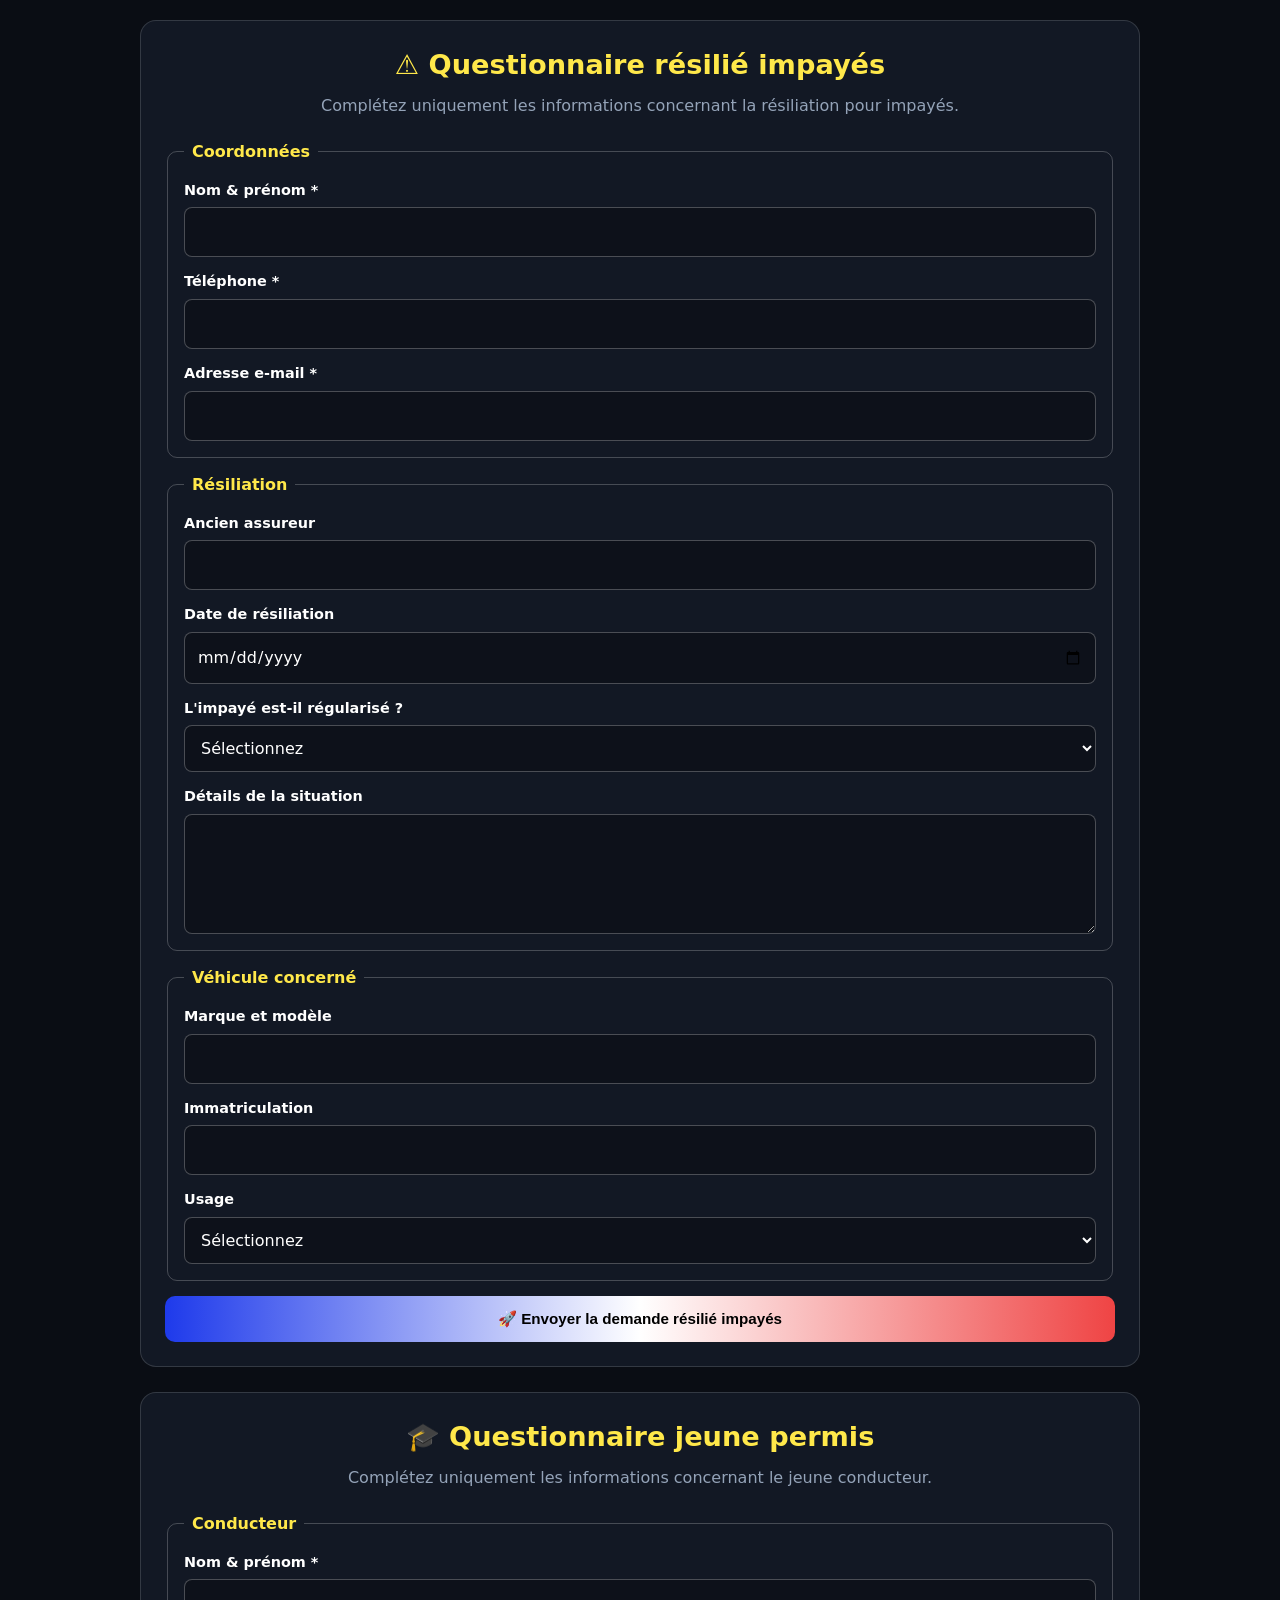
<file: backup/ancienne-version-2026-09-11/index.html>
<!DOCTYPE html>
<html lang="fr">
<head>
  <meta charset="UTF-8">
  <meta name="viewport" content="width=device-width, initial-scale=1.0">
  <title>ASSURÉCO – Assurances Économiques</title>

  <style>
    :root {
      --yellow: #ffe84a;
      --red: #ef4444;
      --blue: #1e3aeb;
      --blue-light: #4f6bff;
      --white: #ffffff;
      --gray: #94a3b8;
      --bg-dark: #0a0d14;
      --card-dark: #121824;
      --input-dark: #0d111a;
      --border: rgba(255,255,255,0.14);
      --icon-bg: rgba(25,40,90,0.45);
    }

    * {
      box-sizing: border-box;
    }

    html {
      scroll-behavior: smooth;
    }

    body {
      margin: 0;
      padding: 20px;
      background: var(--bg-dark);
      color: var(--white);
      font-family: system-ui, sans-serif;
      line-height: 1.5;
    }

    .container {
      max-width: 1000px;
      margin: auto;
      display: flex;
      flex-direction: column;
      gap: 25px;
    }

    .hero-box,
    .section-card,
    .questionnaire-section,
    .reviews-section {
      background: var(--card-dark);
      border: 1px solid var(--border);
      border-radius: 16px;
      padding: 24px;
    }

    .hero-box {
      display: grid;
      grid-template-columns: 1fr 250px;
      gap: 20px;
    }

    .brand-subtitle {
      display: inline-block;
      margin-bottom: 8px;
      padding: 4px 10px;
      border-radius: 4px;
      background: linear-gradient(90deg, var(--blue), var(--blue-light));
      color: #000;
      font-size: .8rem;
      font-weight: 800;
      text-transform: uppercase;
    }

    .broker-name-highlight {
      margin-bottom: 18px;
      padding: 10px 14px;
      border-left: 5px solid var(--blue);
      border-radius: 10px;
      background: rgba(255,255,255,.06);
      font-size: 1.6rem;
      font-weight: 900;
      line-height: 1.2;
    }

    .broker-name-highlight span {
      color: var(--gray);
      font-size: .85rem;
      font-weight: 700;
      letter-spacing: 1px;
      text-transform: uppercase;
    }

    .main-headline {
      margin: 0 0 10px;
      font-size: 2.2rem;
      font-weight: 900;
      line-height: 1.1;
      text-transform: uppercase;
    }

    .compare-text {
      margin-bottom: 20px;
      color: var(--gray);
    }

    .devis-box {
      padding: 16px;
      border: 2px solid var(--red);
      border-radius: 12px;
      background: rgba(239,68,68,.1);
      text-align: center;
    }

    .devis-label {
      margin-bottom: 8px;
      color: var(--red);
      font-size: .85rem;
      font-weight: 900;
      text-transform: uppercase;
    }

    .phone-number {
      display: block;
      margin-bottom: 6px;
      color: var(--white);
      font-size: 2.4rem;
      font-weight: 900;
      text-decoration: none;
    }

    .phone-sub {
      margin-bottom: 14px;
      color: var(--white);
      font-size: .95rem;
      font-weight: 900;
    }

    .btn-call,
    .contact-form-link,
    .category-button,
    .google-reviews-link,
    .form-submit {
      font-weight: 900;
      text-decoration: none;
      cursor: pointer;
    }

    .btn-call {
      display: inline-block;
      padding: 10px;
      border-radius: 8px;
      background: linear-gradient(90deg, var(--blue), var(--white), var(--red));
      color: #000;
      font-size: .85rem;
      text-transform: uppercase;
    }

    .hero-right {
      padding: 16px;
      border: 1px solid var(--border);
      border-radius: 12px;
      background: rgba(255,255,255,.05);
      text-align: center;
    }

    .broker-photo {
      width: 150px;
      height: 180px;
      margin-bottom: 12px;
      border: 3px solid var(--white);
      border-radius: 12px;
      object-fit: cover;
    }

    .avis-title,
    .stars,
    .rating-score {
      color: var(--yellow);
      font-weight: 900;
    }

    .rating-score {
      font-size: 1.6rem;
    }

    .contact-link {
      display: inline-block;
      margin-top: 10px;
      color: #93c5fd;
      font-size: .85rem;
      text-decoration: underline;
    }

    .contact-form-link {
      display: block;
      margin-top: 18px;
      padding: 13px 10px;
      border-radius: 10px;
      background: linear-gradient(90deg, var(--blue), var(--blue-light));
      color: var(--white);
      text-align: center;
      font-size: .9rem;
    }

    .sub-header {
      display: flex;
      gap: 12px;
      margin-bottom: 16px;
    }

    .user-icon {
      display: flex;
      flex-shrink: 0;
      align-items: center;
      justify-content: center;
      width: 36px;
      height: 36px;
      border-radius: 50%;
      background: var(--red);
      color: #000;
    }

    .sub-header h2 {
      margin: 0;
      color: var(--blue-light);
      font-size: 1rem;
      font-weight: 900;
    }

    .sub-header p {
      margin: 4px 0 0;
    }

    .main-slogan {
      margin: 20px 0;
      color: var(--red);
      font-size: 1.4rem;
      font-weight: 900;
      text-align: center;
    }

    .category-title {
      margin: 26px 0 16px;
      color: var(--gray);
      font-size: .75rem;
      text-align: center;
      text-transform: uppercase;
    }

    .grid-icons {
      display: grid;
      grid-template-columns: repeat(6, 1fr);
      gap: 14px;
      margin-bottom: 24px;
    }

    .icon-item {
      display: flex;
      flex-direction: column;
      align-items: center;
      justify-content: center;
      min-height: 155px;
      padding: 14px;
      border: 1px solid var(--white);
      border-radius: 12px;
      background: var(--icon-bg);
      font-size: 1.8rem;
      text-align: center;
    }

    .icon-label {
      margin-top: 8px;
      font-size: .85rem;
      font-weight: 900;
      text-transform: uppercase;
    }

    .category-button {
      display: inline-block;
      margin-top: 10px;
      padding: 8px 10px;
      border-radius: 7px;
      background: var(--red);
      color: var(--white);
      font-size: .7rem;
      line-height: 1.1;
      text-align: center;
    }

    .questionnaire-section h2 {
      margin: 0 0 8px;
      color: var(--yellow);
      font-size: 1.7rem;
      text-align: center;
    }

    .intro {
      margin: 0 0 22px;
      color: var(--gray);
      text-align: center;
    }

    form {
      display: grid;
      gap: 15px;
    }

    fieldset {
      padding: 16px;
      border: 1px solid rgba(255,255,255,.22);
      border-radius: 10px;
    }

    legend {
      padding: 0 8px;
      color: var(--yellow);
      font-weight: 900;
    }

    .form-group {
      display: flex;
      flex-direction: column;
      gap: 6px;
      margin-bottom: 14px;
    }

    .form-group:last-child {
      margin-bottom: 0;
    }

    label {
      font-size: .9rem;
      font-weight: 800;
    }

    input,
    select,
    textarea {
      width: 100%;
      padding: 12px;
      border: 1px solid rgba(255,255,255,.25);
      border-radius: 8px;
      background: var(--input-dark);
      color: var(--white);
      font: inherit;
    }

    select option {
      background: var(--input-dark);
      color: var(--white);
    }

    textarea {
      min-height: 120px;
      resize: vertical;
    }

    input:focus,
    select:focus,
    textarea:focus {
      outline: 2px solid var(--blue);
      border-color: var(--blue);
    }

    .form-submit {
      padding: 14px 18px;
      border: 0;
      border-radius: 10px;
      background: linear-gradient(90deg, var(--blue), var(--white), var(--red));
      color: #000;
      font-size: .95rem;
    }

    .review-card {
      margin-bottom: 18px;
      padding: 16px;
      border-radius: 12px;
      background: rgba(255,255,255,.06);
    }

    .review-stars {
      color: var(--yellow);
      font-size: 1.2rem;
      font-weight: 900;
    }

    .review-text {
      margin-top: 6px;
      font-size: .95rem;
      font-weight: 700;
    }

    .review-author {
      margin-top: 4px;
      color: var(--gray);
      font-size: .8rem;
    }

    .google-reviews-link {
      display: inline-block;
      margin-top: 20px;
      padding: 12px 18px;
      border-radius: 10px;
      background: var(--yellow);
      color: #000;
      font-size: .9rem;
    }

    footer {
      padding: 10px;
      border-top: 1px solid rgba(255,255,255,.12);
      background: #0d111a;
      color: #cbd5e1;
      font-size: .78rem;
      line-height: 1.25;
      text-align: center;
    }

    footer a {
      color: #cbd5e1;
      text-decoration: underline;
    }

    @media (max-width: 768px) {
      body {
        padding: 10px;
      }

      .hero-box {
        grid-template-columns: 1fr;
      }

      .grid-icons {
        grid-template-columns: repeat(2, 1fr);
      }

      .main-headline {
        font-size: 1.8rem;
      }

      .phone-number {
        font-size: 2rem;
      }
    }
  </style>
</head>

<body>

<div class="container">

  <section class="hero-box">

    <div>
      <div class="brand-subtitle">
        Assurances Économiques
      </div>

      <div class="broker-name-highlight">
        Laurent Pasquier<br>
        <span>COURTIER EN ASSURANCES</span>
      </div>

      <h1 class="main-headline">
        Mieux assuré<br>
        moins cher
      </h1>

      <p class="compare-text">
        Comparez, économisez, choisissez mieux.
      </p>

      <div class="devis-box">
        <div class="devis-label">
          — Devis immédiat —
        </div>

        <a href="tel:0241782542" class="phone-number">
          02 41 78 25 42
        </a>

        <div class="phone-sub">
          Par téléphone ou e-mail : assureco49@wanadoo.fr
        </div>

        <a href="tel:0241782542" class="btn-call">
          📞 Appelez-nous dès maintenant !
        </a>
      </div>
    </div>

    <div class="hero-right">

      <img
        src="laurent.jpg"
        class="broker-photo"
        alt="Laurent Pasquier, courtier en assurances">

      <div class="avis-title">
        Avis Assuréco
      </div>

      <div class="stars">
        ★★★★★
      </div>

      <div class="rating-score">
        4,9 / 5
      </div>

      <a
        href="mailto:assureco49@wanadoo.fr"
        class="contact-link">
        ✉️ assureco49@wanadoo.fr
      </a>

      <a href="#q-contact" class="contact-form-link">
        ✉️ Contactez Laurent Pasquier
      </a>

      <a
        href="https://www.google.com/search?q=Assur%C3%A9co+Laurent+Pasquier+avis"
        target="_blank"
        rel="noopener noreferrer"
        class="contact-link">
        Consultez les avis Google
      </a>

    </div>
  </section>

  <section class="section-card">

    <div class="sub-header">
      <div class="user-icon">👤</div>

      <div>
        <h2>
          Assuréco - Votre courtier en assurance économique
        </h2>

        <p>
          Solutions sur mesure pour particuliers et professionnels...
        </p>
      </div>
    </div>

    <div class="main-slogan">
      Les meilleures assurances au meilleur prix
    </div>

    <div class="category-title">
      Assurances du quotidien
    </div>

    <div class="grid-icons">

      <div class="icon-item">
        🚗
        <span class="icon-label">Auto</span>
        <a href="#q-auto" class="category-button">
          Demander un devis
        </a>
      </div>

      <div class="icon-item">
        🏍️
        <span class="icon-label">Moto</span>
        <a href="#q-moto" class="category-button">
          Demander un devis
        </a>
      </div>

      <div class="icon-item">
        🏠
        <span class="icon-label">Habitation</span>
        <a href="#q-habitation" class="category-button">
          Demander un devis
        </a>
      </div>

      <div class="icon-item">
        ➕
        <span class="icon-label">Santé</span>
        <a href="#q-sante" class="category-button">
          Demander un devis
        </a>
      </div>

      <div class="icon-item">
        📄
        <span class="icon-label">Assurance prêt</span>
        <a href="#q-pret" class="category-button">
          Demander un devis
        </a>
      </div>

      <div class="icon-item">
        🛡️
        <span class="icon-label">Assurance vie</span>
        <a href="#q-vie" class="category-button">
          Demander un devis
        </a>
      </div>

    </div>

    <div class="category-title">
      Spécialités dossiers complexes
    </div>

    <div class="grid-icons">

      <div class="icon-item">
        🚕
        <span class="icon-label">VTC / Taxi</span>
        <a href="#q-vtc" class="category-button">
          Questionnaire complet
        </a>
      </div>

      <div class="icon-item">
        🚐
        <span class="icon-label">Camping-car</span>
        <a href="#q-camping" class="category-button">
          Questionnaire complet
        </a>
      </div>

      <div class="icon-item">
        ⚠️
        <span class="icon-label">Résilié impayés</span>
        <a href="#q-resilie" class="category-button">
          Questionnaire complet
        </a>
      </div>

      <div class="icon-item">
        🎓
        <span class="icon-label">Jeune permis</span>
        <a href="#q-jeune" class="category-button">
          Questionnaire complet
        </a>
      </div>

      <div class="icon-item">
        ⚠️
        <span class="icon-label">Non-paiement</span>
        <a href="#q-nonpaiement" class="category-button">
          Questionnaire complet
        </a>
      </div>

      <div class="icon-item">
        📅
        <span class="icon-label">Temporaire</span>
        <a href="#q-temporaire" class="category-button">
          Questionnaire complet
        </a>
      </div>

    </div>

    <div class="grid-icons">

      <div class="icon-item">
        🚙
        <span class="icon-label">Flotte auto</span>
        <a href="#q-flotte" class="category-button">
          Questionnaire complet
        </a>
      </div>

      <div class="icon-item">
        🚘
        <span class="icon-label">Collection</span>
        <a href="#q-collection" class="category-button">
          Questionnaire complet
        </a>
      </div>

      <div class="icon-item">
        🔒
        <span class="icon-label">Alcoolémie</span>
        <a href="#q-alcool" class="category-button">
          Questionnaire complet
        </a>
      </div>

      <div class="icon-item">
        🧪
        <span class="icon-label">Stupéfiants</span>
        <a href="#q-stupefiants" class="category-button">
          Questionnaire complet
        </a>
      </div>

      <div class="icon-item">
        📝
        <span class="icon-label">Sans antécédent</span>
        <a href="#q-sans-antecedent" class="category-button">
          Questionnaire complet
        </a>
      </div>

      <div class="icon-item">
        ❌
        <span class="icon-label">Défaut assurance</span>
        <a href="#q-defaut" class="category-button">
          Questionnaire complet
        </a>
      </div>

    </div>

  </section>

  <section id="q-contact" class="questionnaire-section">

    <h2>✉️ Contactez Laurent Pasquier</h2>

    <p class="intro">
      ASSURÉCO - Réponse rapide garantie sous 24h
    </p>

    <form
      action="mailto:assureco49@wanadoo.fr"
      method="post"
      enctype="text/plain">

      <div class="form-group">
        <label for="contact-nom">
          Nom &amp; prénom *
        </label>

        <input
          type="text"
          id="contact-nom"
          name="Nom et prénom"
          required>
      </div>

      <div class="form-group">
        <label for="contact-tel">
          Téléphone *
        </label>

        <input
          type="tel"
          id="contact-tel"
          name="Téléphone"
          required>
      </div>

      <div class="form-group">
        <label for="contact-email">
          Adresse e-mail *
        </label>

        <input
          type="email"
          id="contact-email"
          name="Adresse e-mail"
          required>
      </div>

      <div class="form-group">
        <label for="contact-message">
          Votre message *
        </label>

        <textarea
          id="contact-message"
          name="Message"
          required></textarea>
      </div>

      <button type="submit" class="form-submit">
        🚀 Envoyer ma demande directement
      </button>

    </form>

  </section>

  <section id="q-auto" class="questionnaire-section">

    <h2>🚗 Questionnaire assurance Auto</h2>

    <p class="intro">
      Complétez uniquement les informations concernant votre assurance automobile.
    </p>

    <form action="mailto:assureco49@wanadoo.fr" method="post" enctype="text/plain">

      <input type="hidden" name="Type de demande" value="Assurance Auto">

      <fieldset>
        <legend>Vos coordonnées</legend>

        <div class="form-group">
          <label for="auto-nom">Nom *</label>
          <input type="text" id="auto-nom" name="Nom" required>
        </div>

        <div class="form-group">
          <label for="auto-prenom">Prénom *</label>
          <input type="text" id="auto-prenom" name="Prénom" required>
        </div>

        <div class="form-group">
          <label for="auto-naissance">Date de naissance *</label>
          <input type="date" id="auto-naissance" name="Date de naissance" required>
        </div>

        <div class="form-group">
          <label for="auto-adresse">Adresse complète *</label>
          <input type="text" id="auto-adresse" name="Adresse complète" required>
        </div>

        <div class="form-group">
          <label for="auto-telephone">Téléphone *</label>
          <input type="tel" id="auto-telephone" name="Téléphone" required>
        </div>

        <div class="form-group">
          <label for="auto-email">Adresse e-mail *</label>
          <input type="email" id="auto-email" name="Adresse e-mail" required>
        </div>
      </fieldset>

      <fieldset>
        <legend>Conducteur</legend>

        <div class="form-group">
          <label for="auto-permis-date">Date d'obtention du permis</label>
          <input type="date" id="auto-permis-date" name="Date d'obtention du permis">
        </div>

        <div class="form-group">
          <label for="auto-permis-valide">Votre permis est-il valide ?</label>

          <select id="auto-permis-valide" name="Permis valide">
            <option value="">Sélectionnez</option>
            <option>Oui</option>
            <option>Non</option>
            <option>Suspension ou annulation en cours</option>
          </select>
        </div>

        <div class="form-group">
          <label for="auto-conduite">Conduite accompagnée</label>

          <select id="auto-conduite" name="Conduite accompagnée">
            <option value="">Sélectionnez</option>
            <option>Oui</option>
            <option>Non</option>
          </select>
        </div>

        <div class="form-group">
          <label for="auto-autres-conducteurs">
            Autres conducteurs à assurer
          </label>

          <textarea
            id="auto-autres-conducteurs"
            name="Autres conducteurs"
            placeholder="Nom, prénom, date de naissance et date du permis..."></textarea>
        </div>
      </fieldset>

      <fieldset>
        <legend>Véhicule</legend>

        <div class="form-group">
          <label for="auto-marque">Marque et modèle</label>
          <input type="text" id="auto-marque" name="Marque et modèle">
        </div>

        <div class="form-group">
          <label for="auto-immat">Immatriculation</label>
          <input type="text" id="auto-immat" name="Immatriculation">
        </div>

        <div class="form-group">
          <label for="auto-date-circulation">
            Date de première mise en circulation
          </label>

          <input
            type="date"
            id="auto-date-circulation"
            name="Date de première mise en circulation">
        </div>

        <div class="form-group">
          <label for="auto-usage">Usage principal</label>

          <select id="auto-usage" name="Usage principal">
            <option value="">Sélectionnez</option>
            <option>Privé</option>
            <option>Privé et trajet travail</option>
            <option>Professionnel</option>
            <option>VTC ou taxi</option>
          </select>
        </div>

        <div class="form-group">
          <label for="auto-kilometrage">Kilométrage annuel estimé</label>
          <input type="text" id="auto-kilometrage" name="Kilométrage annuel">
        </div>

        <div class="form-group">
          <label for="auto-stationnement">Lieu de stationnement</label>
          <input type="text" id="auto-stationnement" name="Lieu de stationnement">
        </div>
      </fieldset>

      <fieldset>
        <legend>Antécédents</legend>

        <div class="form-group">
          <label for="auto-assureur">Assureur actuel ou précédent</label>
          <input type="text" id="auto-assureur" name="Assureur précédent">
        </div>

        <div class="form-group">
          <label for="auto-releve">Possédez-vous un relevé d'information ?</label>

          <select id="auto-releve" name="Relevé d'information">
            <option value="">Sélectionnez</option>
            <option>Oui</option>
            <option>Non</option>
            <option>En cours de demande</option>
          </select>
        </div>

        <div class="form-group">
          <label for="auto-resiliation">Votre contrat a-t-il été résilié ?</label>

          <select id="auto-resiliation" name="Contrat résilié">
            <option value="">Sélectionnez</option>
            <option>Non</option>
            <option>Oui pour non-paiement</option>
            <option>Oui pour sinistres</option>
            <option>Oui pour autre motif</option>
          </select>
        </div>

        <div class="form-group">
          <label for="auto-sinistres">
            Sinistres, infractions ou précisions
          </label>

          <textarea
            id="auto-sinistres"
            name="Sinistres et infractions"></textarea>
        </div>
      </fieldset>

      <button type="submit" class="form-submit">
        🚀 Envoyer la demande Auto
      </button>

    </form>

  </section>

  <section id="q-moto" class="questionnaire-section">

    <h2>🏍️ Questionnaire assurance Moto</h2>

    <p class="intro">
      Complétez uniquement les informations concernant votre assurance moto.
    </p>

    <form action="mailto:assureco49@wanadoo.fr" method="post" enctype="text/plain">

      <input type="hidden" name="Type de demande" value="Assurance Moto">

      <fieldset>
        <legend>Vos coordonnées</legend>

        <div class="form-group">
          <label for="moto-nom">Nom &amp; prénom *</label>
          <input type="text" id="moto-nom" name="Nom et prénom" required>
        </div>

        <div class="form-group">
          <label for="moto-naissance">Date de naissance</label>
          <input type="date" id="moto-naissance" name="Date de naissance">
        </div>

        <div class="form-group">
          <label for="moto-tel">Téléphone *</label>
          <input type="tel" id="moto-tel" name="Téléphone" required>
        </div>

        <div class="form-group">
          <label for="moto-email">Adresse e-mail *</label>
          <input type="email" id="moto-email" name="Adresse e-mail" required>
        </div>

        <div class="form-group">
          <label for="moto-adresse">Adresse</label>
          <input type="text" id="moto-adresse" name="Adresse">
        </div>
      </fieldset>

      <fieldset>
        <legend>Conducteur et moto</legend>

        <div class="form-group">
          <label for="moto-permis">Date d'obtention du permis</label>
          <input type="date" id="moto-permis" name="Date du permis">
        </div>

        <div class="form-group">
          <label for="moto-experience">Expérience moto</label>
          <input type="text" id="moto-experience" name="Expérience moto">
        </div>

        <div class="form-group">
          <label for="moto-marque">Marque et modèle</label>
          <input type="text" id="moto-marque" name="Marque et modèle">
        </div>

        <div class="form-group">
          <label for="moto-cylindree">Cylindrée</label>
          <input type="text" id="moto-cylindree" name="Cylindrée">
        </div>

        <div class="form-group">
          <label for="moto-immat">Immatriculation</label>
          <input type="text" id="moto-immat" name="Immatriculation">
        </div>

        <div class="form-group">
          <label for="moto-usage">Usage</label>

          <select id="moto-usage" name="Usage">
            <option value="">Sélectionnez</option>
            <option>Loisirs</option>
            <option>Privé</option>
            <option>Privé et trajet travail</option>
            <option>Professionnel</option>
          </select>
        </div>
      </fieldset>

      <fieldset>
        <legend>Historique</legend>

        <div class="form-group">
          <label for="moto-assureur">Assureur actuel ou précédent</label>
          <input type="text" id="moto-assureur" name="Assureur précédent">
        </div>

        <div class="form-group">
          <label for="moto-sinistres">Sinistres ou infractions</label>
          <textarea id="moto-sinistres" name="Sinistres ou infractions"></textarea>
        </div>
      </fieldset>

      <button type="submit" class="form-submit">
        🚀 Envoyer la demande Moto
      </button>

    </form>

  </section>

  <section id="q-habitation" class="questionnaire-section">

    <h2>🏠 Questionnaire assurance Habitation</h2>

    <p class="intro">
      Complétez uniquement les informations concernant votre logement.
    </p>

    <form action="mailto:assureco49@wanadoo.fr" method="post" enctype="text/plain">

      <input type="hidden" name="Type de demande" value="Assurance Habitation">

      <fieldset>
        <legend>Vos coordonnées</legend>

        <div class="form-group">
          <label for="hab-nom">Nom &amp; prénom *</label>
          <input type="text" id="hab-nom" name="Nom et prénom" required>
        </div>

        <div class="form-group">
          <label for="hab-tel">Téléphone *</label>
          <input type="tel" id="hab-tel" name="Téléphone" required>
        </div>

        <div class="form-group">
          <label for="hab-email">Adresse e-mail *</label>
          <input type="email" id="hab-email" name="Adresse e-mail" required>
        </div>
      </fieldset>

      <fieldset>
        <legend>Logement</legend>

        <div class="form-group">
          <label for="hab-statut">Vous êtes</label>

          <select id="hab-statut" name="Statut">
            <option value="">Sélectionnez</option>
            <option>Locataire</option>
            <option>Propriétaire occupant</option>
            <option>Propriétaire non occupant</option>
            <option>Occupant à titre gratuit</option>
          </select>
        </div>

        <div class="form-group">
          <label for="hab-adresse">Adresse du logement</label>
          <input type="text" id="hab-adresse" name="Adresse du logement">
        </div>

        <div class="form-group">
          <label for="hab-type">Type de logement</label>

          <select id="hab-type" name="Type de logement">
            <option value="">Sélectionnez</option>
            <option>Appartement</option>
            <option>Maison</option>
            <option>Studio</option>
            <option>Immeuble</option>
            <option>Autre</option>
          </select>
        </div>

        <div class="form-group">
          <label for="hab-pieces">Nombre de pièces principales</label>
          <input type="number" id="hab-pieces" name="Nombre de pièces" min="1">
        </div>

        <div class="form-group">
          <label for="hab-surface">Surface approximative</label>
          <input type="text" id="hab-surface" name="Surface">
        </div>

        <div class="form-group">
          <label for="hab-dependances">Dépendances, garage ou cave</label>
          <textarea id="hab-dependances" name="Dépendances"></textarea>
        </div>

        <div class="form-group">
          <label for="hab-capital">Valeur approximative du mobilier</label>
          <input type="text" id="hab-capital" name="Valeur du mobilier">
        </div>
      </fieldset>

      <fieldset>
        <legend>Garanties et historique</legend>

        <div class="form-group">
          <label for="hab-garanties">Garanties souhaitées</label>
          <textarea id="hab-garanties" name="Garanties souhaitées"></textarea>
        </div>

        <div class="form-group">
          <label for="hab-sinistres">Sinistres précédents</label>
          <textarea id="hab-sinistres" name="Sinistres précédents"></textarea>
        </div>
      </fieldset>

      <button type="submit" class="form-submit">
        🚀 Envoyer la demande Habitation
      </button>

    </form>

  </section>

  <section id="q-sante" class="questionnaire-section">

    <h2>➕ Questionnaire Mutuelle Santé</h2>

    <p class="intro">
      Complétez uniquement les informations concernant votre besoin santé.
    </p>

    <form action="mailto:assureco49@wanadoo.fr" method="post" enctype="text/plain">

      <input type="hidden" name="Type de demande" value="Mutuelle Santé">

      <fieldset>
        <legend>Vos coordonnées</legend>

        <div class="form-group">
          <label for="sante-nom">Nom &amp; prénom *</label>
          <input type="text" id="sante-nom" name="Nom et prénom" required>
        </div>

        <div class="form-group">
          <label for="sante-naissance">Date de naissance</label>
          <input type="date" id="sante-naissance" name="Date de naissance">
        </div>

        <div class="form-group">
          <label for="sante-tel">Téléphone *</label>
          <input type="tel" id="sante-tel" name="Téléphone" required>
        </div>

        <div class="form-group">
          <label for="sante-email">Adresse e-mail *</label>
          <input type="email" id="sante-email" name="Adresse e-mail" required>
        </div>
      </fieldset>

      <fieldset>
        <legend>Besoins</legend>

        <div class="form-group">
          <label for="sante-regime">Régime social</label>
          <input type="text" id="sante-regime" name="Régime social">
        </div>

        <div class="form-group">
          <label for="sante-beneficiaires">Nombre de bénéficiaires</label>
          <input type="number" id="sante-beneficiaires" name="Nombre de bénéficiaires" min="1">
        </div>

        <div class="form-group">
          <label for="sante-besoins">Besoins prioritaires</label>
          <textarea id="sante-besoins" name="Besoins prioritaires"></textarea>
        </div>

        <div class="form-group">
          <label for="sante-budget">Budget mensuel souhaité</label>
          <input type="text" id="sante-budget" name="Budget mensuel">
        </div>
      </fieldset>

      <button type="submit" class="form-submit">
        🚀 Envoyer la demande Santé
      </button>

    </form>

  </section>

  <section id="q-pret" class="questionnaire-section">

    <h2>📄 Questionnaire assurance prêt</h2>

    <p class="intro">
      Complétez uniquement les informations concernant votre assurance emprunteur.
    </p>

    <form action="mailto:assureco49@wanadoo.fr" method="post" enctype="text/plain">

      <input type="hidden" name="Type de demande" value="Assurance Prêt">

      <fieldset>
        <legend>Vos coordonnées</legend>

        <div class="form-group">
          <label for="pret-nom">Nom &amp; prénom *</label>
          <input type="text" id="pret-nom" name="Nom et prénom" required>
        </div>

        <div class="form-group">
          <label for="pret-tel">Téléphone *</label>
          <input type="tel" id="pret-tel" name="Téléphone" required>
        </div>

        <div class="form-group">
          <label for="pret-email">Adresse e-mail *</label>
          <input type="email" id="pret-email" name="Adresse e-mail" required>
        </div>
      </fieldset>

      <fieldset>
        <legend>Projet</legend>

        <div class="form-group">
          <label for="pret-type">Nature du projet</label>

          <select id="pret-type" name="Nature du projet">
            <option value="">Sélectionnez</option>
            <option>Résidence principale</option>
            <option>Résidence secondaire</option>
            <option>Investissement locatif</option>
            <option>Prêt professionnel</option>
            <option>Autre</option>
          </select>
        </div>

        <div class="form-group">
          <label for="pret-capital">Capital emprunté</label>
          <input type="text" id="pret-capital" name="Capital emprunté">
        </div>

        <div class="form-group">
          <label for="pret-duree">Durée du prêt</label>
          <input type="text" id="pret-duree" name="Durée du prêt">
        </div>

        <div class="form-group">
          <label for="pret-emprunteurs">Nombre d'emprunteurs</label>
          <input type="number" id="pret-emprunteurs" name="Nombre d'emprunteurs" min="1">
        </div>

        <div class="form-group">
          <label for="pret-message">Informations complémentaires</label>
          <textarea id="pret-message" name="Informations complémentaires"></textarea>
        </div>
      </fieldset>

      <button type="submit" class="form-submit">
        🚀 Envoyer la demande assurance prêt
      </button>

    </form>

  </section>

  <section id="q-vie" class="questionnaire-section">

    <h2>🛡️ Questionnaire assurance vie</h2>

    <p class="intro">
      Complétez uniquement les informations concernant votre projet d'assurance vie.
    </p>

    <form action="mailto:assureco49@wanadoo.fr" method="post" enctype="text/plain">

      <input type="hidden" name="Type de demande" value="Assurance Vie">

      <fieldset>
        <legend>Vos coordonnées</legend>

        <div class="form-group">
          <label for="vie-nom">Nom &amp; prénom *</label>
          <input type="text" id="vie-nom" name="Nom et prénom" required>
        </div>

        <div class="form-group">
          <label for="vie-naissance">Date de naissance</label>
          <input type="date" id="vie-naissance" name="Date de naissance">
        </div>

        <div class="form-group">
          <label for="vie-tel">Téléphone *</label>
          <input type="tel" id="vie-tel" name="Téléphone" required>
        </div>

        <div class="form-group">
          <label for="vie-email">Adresse e-mail *</label>
          <input type="email" id="vie-email" name="Adresse e-mail" required>
        </div>
      </fieldset>

      <fieldset>
        <legend>Projet</legend>

        <div class="form-group">
          <label for="vie-objectif">Objectif principal</label>

          <select id="vie-objectif" name="Objectif principal">
            <option value="">Sélectionnez</option>
            <option>Épargne</option>
            <option>Transmission</option>
            <option>Préparation de la retraite</option>
            <option>Protection de la famille</option>
            <option>Autre</option>
          </select>
        </div>

        <div class="form-group">
          <label for="vie-montant">Montant envisagé</label>
          <input type="text" id="vie-montant" name="Montant envisagé">
        </div>

        <div class="form-group">
          <label for="vie-versements">Type de versements</label>

          <select id="vie-versements" name="Type de versements">
            <option value="">Sélectionnez</option>
            <option>Versement unique</option>
            <option>Versements réguliers</option>
            <option>Versement unique et réguliers</option>
          </select>
        </div>

        <div class="form-group">
          <label for="vie-message">Votre projet</label>
          <textarea id="vie-message" name="Votre projet"></textarea>
        </div>
      </fieldset>

      <button type="submit" class="form-submit">
        🚀 Envoyer la demande assurance vie
      </button>

    </form>

  </section>

  <section id="q-vtc" class="questionnaire-section">

    <h2>🚕 Questionnaire VTC / Taxi</h2>

    <p class="intro">
      Complétez uniquement les informations concernant votre activité VTC ou taxi.
    </p>

    <form action="mailto:assureco49@wanadoo.fr" method="post" enctype="text/plain">

      <input type="hidden" name="Type de demande" value="VTC / Taxi">

      <fieldset>
        <legend>Coordonnées et entreprise</legend>

        <div class="form-group">
          <label for="vtc-nom">Nom &amp; prénom *</label>
          <input type="text" id="vtc-nom" name="Nom et prénom" required>
        </div>

        <div class="form-group">
          <label for="vtc-tel">Téléphone *</label>
          <input type="tel" id="vtc-tel" name="Téléphone" required>
        </div>

        <div class="form-group">
          <label for="vtc-email">Adresse e-mail *</label>
          <input type="email" id="vtc-email" name="Adresse e-mail" required>
        </div>

        <div class="form-group">
          <label for="vtc-societe">Nom de la société</label>
          <input type="text" id="vtc-societe" name="Nom de la société">
        </div>

        <div class="form-group">
          <label for="vtc-siret">SIRET ou SIREN</label>
          <input type="text" id="vtc-siret" name="SIRET ou SIREN">
        </div>
      </fieldset>

      <fieldset>
        <legend>Activité et véhicule</legend>

        <div class="form-group">
          <label for="vtc-activite">Type d'activité</label>

          <select id="vtc-activite" name="Type d'activité">
            <option value="">Sélectionnez</option>
            <option>VTC</option>
            <option>Taxi</option>
            <option>VTC et Taxi</option>
          </select>
        </div>

        <div class="form-group">
          <label for="vtc-date">Date de début d'activité</label>
          <input type="date" id="vtc-date" name="Date de début d'activité">
        </div>

        <div class="form-group">
          <label for="vtc-vehicule">Marque et modèle du véhicule</label>
          <input type="text" id="vtc-vehicule" name="Véhicule">
        </div>

        <div class="form-group">
          <label for="vtc-immat">Immatriculation</label>
          <input type="text" id="vtc-immat" name="Immatriculation">
        </div>

        <div class="form-group">
          <label for="vtc-plateformes">Plateformes utilisées</label>
          <input type="text" id="vtc-plateformes" name="Plateformes utilisées">
        </div>
      </fieldset>

      <fieldset>
        <legend>Historique</legend>

        <div class="form-group">
          <label for="vtc-assureur">Assureur actuel ou précédent</label>
          <input type="text" id="vtc-assureur" name="Assureur précédent">
        </div>

        <div class="form-group">
          <label for="vtc-sinistres">Sinistres ou résiliation</label>
          <textarea id="vtc-sinistres" name="Sinistres ou résiliation"></textarea>
        </div>
      </fieldset>

      <button type="submit" class="form-submit">
        🚀 Envoyer la demande VTC / Taxi
      </button>

    </form>

  </section>

  <section id="q-camping" class="questionnaire-section">

    <h2>🚐 Questionnaire camping-car</h2>

    <p class="intro">
      Complétez uniquement les informations concernant votre camping-car.
    </p>

    <form action="mailto:assureco49@wanadoo.fr" method="post" enctype="text/plain">

      <input type="hidden" name="Type de demande" value="Camping-car">

      <fieldset>
        <legend>Coordonnées</legend>

        <div class="form-group">
          <label for="camp-nom">Nom &amp; prénom *</label>
          <input type="text" id="camp-nom" name="Nom et prénom" required>
        </div>

        <div class="form-group">
          <label for="camp-tel">Téléphone *</label>
          <input type="tel" id="camp-tel" name="Téléphone" required>
        </div>

        <div class="form-group">
          <label for="camp-email">Adresse e-mail *</label>
          <input type="email" id="camp-email" name="Adresse e-mail" required>
        </div>
      </fieldset>

      <fieldset>
        <legend>Camping-car</legend>

        <div class="form-group">
          <label for="camp-marque">Marque</label>
          <input type="text" id="camp-marque" name="Marque">
        </div>

        <div class="form-group">
          <label for="camp-modele">Modèle</label>
          <input type="text" id="camp-modele" name="Modèle">
        </div>

        <div class="form-group">
          <label for="camp-immat">Immatriculation</label>
          <input type="text" id="camp-immat" name="Immatriculation">
        </div>

        <div class="form-group">
          <label for="camp-annee">Année de mise en circulation</label>
          <input type="number" id="camp-annee" name="Année de mise en circulation">
        </div>

        <div class="form-group">
          <label for="camp-valeur">Valeur approximative</label>
          <input type="text" id="camp-valeur" name="Valeur approximative">
        </div>

        <div class="form-group">
          <label for="camp-usage">Usage</label>

          <select id="camp-usage" name="Usage">
            <option value="">Sélectionnez</option>
            <option>Loisirs</option>
            <option>Voyages fréquents</option>
            <option>Résidence mobile</option>
            <option>Autre</option>
          </select>
        </div>

        <div class="form-group">
          <label for="camp-stationnement">Lieu de stationnement</label>
          <input type="text" id="camp-stationnement" name="Lieu de stationnement">
        </div>
      </fieldset>

      <fieldset>
        <legend>Historique</legend>

        <div class="form-group">
          <label for="camp-assureur">Assureur actuel ou précédent</label>
          <input type="text" id="camp-assureur" name="Assureur précédent">
        </div>

        <div class="form-group">
          <label for="camp-sinistres">Sinistres récents</label>
          <textarea id="camp-sinistres" name="Sinistres récents"></textarea>
        </div>
      </fieldset>

      <button type="submit" class="form-submit">
        🚀 Envoyer la demande camping-car
      </button>

    </form>

  </section>

  <section id="q-resilie" class="questionnaire-section">

    <h2>⚠️ Questionnaire résilié impayés</h2>

    <p class="intro">
      Complétez uniquement les informations concernant la résiliation pour impayés.
    </p>

    <form action="mailto:assureco49@wanadoo.fr" method="post" enctype="text/plain">

      <input type="hidden" name="Type de demande" value="Résilié impayés">

      <fieldset>
        <legend>Coordonnées</legend>

        <div class="form-group">
          <label for="resilie-nom">Nom &amp; prénom *</label>
          <input type="text" id="resilie-nom" name="Nom et prénom" required>
        </div>

        <div class="form-group">
          <label for="resilie-tel">Téléphone *</label>
          <input type="tel" id="resilie-tel" name="Téléphone" required>
        </div>

        <div class="form-group">
          <label for="resilie-email">Adresse e-mail *</label>
          <input type="email" id="resilie-email" name="Adresse e-mail" required>
        </div>
      </fieldset>

      <fieldset>
        <legend>Résiliation</legend>

        <div class="form-group">
          <label for="resilie-assureur">Ancien assureur</label>
          <input type="text" id="resilie-assureur" name="Ancien assureur">
        </div>

        <div class="form-group">
          <label for="resilie-date">Date de résiliation</label>
          <input type="date" id="resilie-date" name="Date de résiliation">
        </div>

        <div class="form-group">
          <label for="resilie-regle">L'impayé est-il régularisé ?</label>

          <select id="resilie-regle" name="Impayé régularisé">
            <option value="">Sélectionnez</option>
            <option>Oui</option>
            <option>Non</option>
            <option>En cours</option>
          </select>
        </div>

        <div class="form-group">
          <label for="resilie-details">Détails de la situation</label>
          <textarea id="resilie-details" name="Détails de la situation"></textarea>
        </div>
      </fieldset>

      <fieldset>
        <legend>Véhicule concerné</legend>

        <div class="form-group">
          <label for="resilie-vehicule">Marque et modèle</label>
          <input type="text" id="resilie-vehicule" name="Marque et modèle">
        </div>

        <div class="form-group">
          <label for="resilie-immat">Immatriculation</label>
          <input type="text" id="resilie-immat" name="Immatriculation">
        </div>

        <div class="form-group">
          <label for="resilie-usage">Usage</label>
          <select id="resilie-usage" name="Usage">
            <option value="">Sélectionnez</option>
            <option>Privé</option>
            <option>Professionnel</option>
            <option>VTC / Taxi</option>
          </select>
        </div>
      </fieldset>

      <button type="submit" class="form-submit">
        🚀 Envoyer la demande résilié impayés
      </button>

    </form>

  </section>

  <section id="q-jeune" class="questionnaire-section">

    <h2>🎓 Questionnaire jeune permis</h2>

    <p class="intro">
      Complétez uniquement les informations concernant le jeune conducteur.
    </p>

    <form action="mailto:assureco49@wanadoo.fr" method="post" enctype="text/plain">

      <input type="hidden" name="Type de demande" value="Jeune permis">

      <fieldset>
        <legend>Conducteur</legend>

        <div class="form-group">
          <label for="jeune-nom">Nom &amp; prénom *</label>
          <input type="text" id="jeune-nom" name="Nom et prénom" required>
        </div>

        <div class="form-group">
          <label for="jeune-naissance">Date de naissance</label>
          <input type="date" id="jeune-naissance" name="Date de naissance">
        </div>

        <div class="form-group">
          <label for="jeune-tel">Téléphone *</label>
          <input type="tel" id="jeune-tel" name="Téléphone" required>
        </div>

        <div class="form-group">
          <label for="jeune-email">Adresse e-mail *</label>
          <input type="email" id="jeune-email" name="Adresse e-mail" required>
        </div>

        <div class="form-group">
          <label for="jeune-permis">Date d'obtention du permis</label>
          <input type="date" id="jeune-permis" name="Date du permis">
        </div>

        <div class="form-group">
          <label for="jeune-conduite">Conduite accompagnée</label>

          <select id="jeune-conduite" name="Conduite accompagnée">
            <option value="">Sélectionnez</option>
            <option>Oui</option>
            <option>Non</option>
          </select>
        </div>
      </fieldset>

      <fieldset>
        <legend>Véhicule</legend>

        <div class="form-group">
          <label for="jeune-vehicule">Marque et modèle</label>
          <input type="text" id="jeune-vehicule" name="Marque et modèle">
        </div>

        <div class="form-group">
          <label for="jeune-immat">Immatriculation</label>
          <input type="text" id="jeune-immat" name="Immatriculation">
        </div>

        <div class="form-group">
          <label for="jeune-usage">Usage</label>

          <select id="jeune-usage" name="Usage">
            <option value="">Sélectionnez</option>
            <option>Privé</option>
            <option>Privé et trajet travail</option>
            <option>Professionnel</option>
          </select>
        </div>
      </fieldset>

      <button type="submit" class="form-submit">
        🚀 Envoyer la demande jeune permis
      </button>

    </form>

  </section>

  <section id="q-nonpaiement" class="questionnaire-section">

    <h2>⚠️ Questionnaire non-paiement</h2>

    <p class="intro">
      Complétez uniquement les informations concernant votre situation de non-paiement.
    </p>

    <form action="mailto:assureco49@wanadoo.fr" method="post" enctype="text/plain">

      <input type="hidden" name="Type de demande" value="Non-paiement">

      <fieldset>
        <legend>Coordonnées</legend>

        <div class="form-group">
          <label for="nonpaiement-nom">Nom &amp; prénom *</label>
          <input type="text" id="nonpaiement-nom" name="Nom et prénom" required>
        </div>

        <div class="form-group">
          <label for="nonpaiement-tel">Téléphone *</label>
          <input type="tel" id="nonpaiement-tel" name="Téléphone" required>
        </div>

        <div class="form-group">
          <label for="nonpaiement-email">Adresse e-mail *</label>
          <input type="email" id="nonpaiement-email" name="Adresse e-mail" required>
        </div>
      </fieldset>

      <fieldset>
        <legend>Situation d'assurance</legend>

        <div class="form-group">
          <label for="nonpaiement-assureur">Assureur précédent</label>
          <input type="text" id="nonpaiement-assureur" name="Assureur précédent">
        </div>

        <div class="form-group">
          <label for="nonpaiement-date">Date de l'impayé ou résiliation</label>
          <input type="date" id="nonpaiement-date" name="Date de l'impayé">
        </div>

        <div class="form-group">
          <label for="nonpaiement-regle">Situation de la dette</label>

          <select id="nonpaiement-regle" name="Situation de la dette">
            <option value="">Sélectionnez</option>
            <option>Régularisée</option>
            <option>Non régularisée</option>
            <option>En cours de règlement</option>
            <option>Je ne sais pas</option>
          </select>
        </div>

        <div class="form-group">
          <label for="nonpaiement-details">Explications</label>
          <textarea id="nonpaiement-details" name="Explications"></textarea>
        </div>
      </fieldset>

      <fieldset>
        <legend>Véhicule</legend>

        <div class="form-group">
          <label for="nonpaiement-vehicule">Marque, modèle et immatriculation</label>
          <input type="text" id="nonpaiement-vehicule" name="Véhicule">
        </div>

        <div class="form-group">
          <label for="nonpaiement-usage">Usage</label>

          <select id="nonpaiement-usage" name="Usage">
            <option value="">Sélectionnez</option>
            <option>Privé</option>
            <option>Professionnel</option>
            <option>VTC / Taxi</option>
          </select>
        </div>
      </fieldset>

      <button type="submit" class="form-submit">
        🚀 Envoyer la demande non-paiement
      </button>

    </form>

  </section>

  <section id="q-temporaire" class="questionnaire-section">

    <h2>📅 Questionnaire assurance temporaire</h2>

    <p class="intro">
      Complétez uniquement les informations concernant votre assurance temporaire.
    </p>

    <form action="mailto:assureco49@wanadoo.fr" method="post" enctype="text/plain">

      <input type="hidden" name="Type de demande" value="Assurance temporaire">

      <fieldset>
        <legend>Coordonnées</legend>

        <div class="form-group">
          <label for="temp-nom">Nom &amp; prénom *</label>
          <input type="text" id="temp-nom" name="Nom et prénom" required>
        </div>

        <div class="form-group">
          <label for="temp-tel">Téléphone *</label>
          <input type="tel" id="temp-tel" name="Téléphone" required>
        </div>

        <div class="form-group">
          <label for="temp-email">Adresse e-mail *</label>
          <input type="email" id="temp-email" name="Adresse e-mail" required>
        </div>
      </fieldset>

      <fieldset>
        <legend>Durée</legend>

        <div class="form-group">
          <label for="temp-debut">Date de début *</label>
          <input type="date" id="temp-debut" name="Date de début" required>
        </div>

        <div class="form-group">
          <label for="temp-fin">Date de fin *</label>
          <input type="date" id="temp-fin" name="Date de fin" required>
        </div>

        <div class="form-group">
          <label for="temp-motif">Motif de la demande</label>
          <textarea id="temp-motif" name="Motif"></textarea>
        </div>
      </fieldset>

      <fieldset>
        <legend>Véhicule</legend>

        <div class="form-group">
          <label for="temp-vehicule">Marque et modèle</label>
          <input type="text" id="temp-vehicule" name="Marque et modèle">
        </div>

        <div class="form-group">
          <label for="temp-immat">Immatriculation</label>
          <input type="text" id="temp-immat" name="Immatriculation">
        </div>

        <div class="form-group">
          <label for="temp-usage">Usage</label>

          <select id="temp-usage" name="Usage">
            <option value="">Sélectionnez</option>
            <option>Privé</option>
            <option>Professionnel</option>
            <option>Transit ou déplacement</option>
            <option>Importation ou exportation</option>
            <option>Autre</option>
          </select>
        </div>
      </fieldset>

      <button type="submit" class="form-submit">
        🚀 Envoyer la demande temporaire
      </button>

    </form>

  </section>

  <section id="q-flotte" class="questionnaire-section">

    <h2>🚙 Questionnaire flotte auto / professionnel</h2>

    <p class="intro">
      Complétez uniquement les informations concernant votre flotte professionnelle.
    </p>

    <form action="mailto:assureco49@wanadoo.fr" method="post" enctype="text/plain">

      <input type="hidden" name="Type de demande" value="Flotte auto / Professionnel">

      <fieldset>
        <legend>Entreprise</legend>

        <div class="form-group">
          <label for="flotte-entreprise">Nom de l'entreprise *</label>
          <input type="text" id="flotte-entreprise" name="Nom de l'entreprise" required>
        </div>

        <div class="form-group">
          <label for="flotte-siret">SIRET ou SIREN</label>
          <input type="text" id="flotte-siret" name="SIRET ou SIREN">
        </div>

        <div class="form-group">
          <label for="flotte-activite">Activité principale *</label>
          <input type="text" id="flotte-activite" name="Activité principale" required>
        </div>

        <div class="form-group">
          <label for="flotte-contact">Responsable *</label>
          <textarea id="flotte-contact" name="Coordonnées du responsable" required></textarea>
        </div>
      </fieldset>

      <fieldset>
        <legend>Flotte</legend>

        <div class="form-group">
          <label for="flotte-nombre">Nombre de véhicules</label>
          <input type="number" id="flotte-nombre" name="Nombre de véhicules" min="1">
        </div>

        <div class="form-group">
          <label for="flotte-usage">Type d'utilisation</label>

          <select id="flotte-usage" name="Type d'utilisation">
            <option value="">Sélectionnez</option>
            <option>Transport de personnes</option>
            <option>Transport de marchandises</option>
            <option>Livraison</option>
            <option>Bâtiment et travaux</option>
            <option>VTC / Taxi</option>
            <option>Autre</option>
          </select>
        </div>

        <div class="form-group">
          <label for="flotte-liste">Liste des véhicules</label>

          <textarea
            id="flotte-liste"
            name="Liste des véhicules"
            placeholder="Marque, modèle, année, immatriculation, valeur..."></textarea>
        </div>

        <div class="form-group">
          <label for="flotte-zone">Zone de circulation</label>

          <select id="flotte-zone" name="Zone de circulation">
            <option value="">Sélectionnez</option>
            <option>Départementale</option>
            <option>Régionale</option>
            <option>Nationale</option>
            <option>Internationale</option>
          </select>
        </div>
      </fieldset>

      <fieldset>
        <legend>Historique</legend>

        <div class="form-group">
          <label for="flotte-assureur">Assureur actuel ou précédent</label>
          <input type="text" id="flotte-assureur" name="Assureur précédent">
        </div>

        <div class="form-group">
          <label for="flotte-sinistres">Sinistres récents</label>
          <textarea id="flotte-sinistres" name="Sinistres récents"></textarea>
        </div>
      </fieldset>

      <button type="submit" class="form-submit">
        🚀 Envoyer la demande flotte auto
      </button>

    </form>

  </section>

  <section id="q-collection" class="questionnaire-section">

    <h2>🚘 Questionnaire véhicule de collection</h2>

    <p class="intro">
      Complétez uniquement les informations concernant votre véhicule de collection.
    </p>

    <form action="mailto:assureco49@wanadoo.fr" method="post" enctype="text/plain">

      <input type="hidden" name="Type de demande" value="Véhicule de collection">

      <fieldset>
        <legend>Demandeur</legend>

        <div class="form-group">
          <label for="collection-nom">Nom &amp; prénom *</label>
          <input type="text" id="collection-nom" name="Nom et prénom" required>
        </div>

        <div class="form-group">
          <label for="collection-tel">Téléphone *</label>
          <input type="tel" id="collection-tel" name="Téléphone" required>
        </div>

        <div class="form-group">
          <label for="collection-email">Adresse e-mail *</label>
          <input type="email" id="collection-email" name="Adresse e-mail" required>
        </div>
      </fieldset>

      <fieldset>
        <legend>Véhicule de collection</legend>

        <div class="form-group">
          <label for="collection-marque">Marque</label>
          <input type="text" id="collection-marque" name="Marque">
        </div>

        <div class="form-group">
          <label for="collection-modele">Modèle</label>
          <input type="text" id="collection-modele" name="Modèle">
        </div>

        <div class="form-group">
          <label for="collection-annee">Année</label>
          <input type="number" id="collection-annee" name="Année" min="1900" max="2100">
        </div>

        <div class="form-group">
          <label for="collection-immat">Immatriculation</label>
          <input type="text" id="collection-immat" name="Immatriculation">
        </div>

        <div class="form-group">
          <label for="collection-valeur">Valeur estimée</label>
          <input type="text" id="collection-valeur" name="Valeur estimée">
        </div>

        <div class="form-group">
          <label for="collection-usage">Utilisation</label>

          <select id="collection-usage" name="Utilisation">
            <option value="">Sélectionnez</option>
            <option>Promenade</option>
            <option>Rassemblements</option>
            <option>Concours ou exposition</option>
            <option>Domicile-travail</option>
            <option>Professionnelle</option>
          </select>
        </div>

        <div class="form-group">
          <label for="collection-garage">Lieu de stationnement</label>
          <input type="text" id="collection-garage" name="Lieu de stationnement">
        </div>
      </fieldset>

      <fieldset>
        <legend>Historique</legend>

        <div class="form-group">
          <label for="collection-assureur">Assureur actuel ou précédent</label>
          <input type="text" id="collection-assureur" name="Assureur précédent">
        </div>

        <div class="form-group">
          <label for="collection-sinistres">Sinistres récents</label>
          <textarea id="collection-sinistres" name="Sinistres récents"></textarea>
        </div>
      </fieldset>

      <button type="submit" class="form-submit">
        🚀 Envoyer la demande véhicule de collection
      </button>

    </form>

  </section>

  <section id="q-alcool" class="questionnaire-section">

    <h2>🔒 Questionnaire alcoolémie</h2>

    <p class="intro">
      Complétez uniquement les informations concernant votre situation administrative.
    </p>

    <form action="mailto:assureco49@wanadoo.fr" method="post" enctype="text/plain">

      <input type="hidden" name="Type de demande" value="Alcoolémie">

      <fieldset>
        <legend>Coordonnées</legend>

        <div class="form-group">
          <label for="alcool-nom">Nom &amp; prénom *</label>
          <input type="text" id="alcool-nom" name="Nom et prénom" required>
        </div>

        <div class="form-group">
          <label for="alcool-tel">Téléphone *</label>
          <input type="tel" id="alcool-tel" name="Téléphone" required>
        </div>

        <div class="form-group">
          <label for="alcool-email">Adresse e-mail *</label>
          <input type="email" id="alcool-email" name="Adresse e-mail" required>
        </div>
      </fieldset>

      <fieldset>
        <legend>Situation du permis</legend>

        <div class="form-group">
          <label for="alcool-date">Date des faits</label>
          <input type="date" id="alcool-date" name="Date des faits">
        </div>

        <div class="form-group">
          <label for="alcool-permis">Situation actuelle du permis</label>

          <select id="alcool-permis" name="Situation du permis">
            <option value="">Sélectionnez</option>
            <option>Permis valide</option>
            <option>Suspension</option>
            <option>Annulation</option>
            <option>Invalidation</option>
            <option>Récupération en cours</option>
          </select>
        </div>

        <div class="form-group">
          <label for="alcool-duree">Durée de la mesure</label>
          <input type="text" id="alcool-duree" name="Durée de la mesure">
        </div>

        <div class="form-group">
          <label for="alcool-details">Détails de la situation</label>
          <textarea id="alcool-details" name="Détails de la situation"></textarea>
        </div>
      </fieldset>

      <fieldset>
        <legend>Véhicule</legend>

        <div class="form-group">
          <label for="alcool-vehicule">Marque, modèle et immatriculation</label>
          <input type="text" id="alcool-vehicule" name="Véhicule">
        </div>

        <div class="form-group">
          <label for="alcool-usage">Usage</label>

          <select id="alcool-usage" name="Usage">
            <option value="">Sélectionnez</option>
            <option>Privé</option>
            <option>Professionnel</option>
            <option>VTC / Taxi</option>
          </select>
        </div>
      </fieldset>

      <button type="submit" class="form-submit">
        🚀 Envoyer la demande alcoolémie
      </button>

    </form>

  </section>

  <section id="q-stupefiants" class="questionnaire-section">

    <h2>🧪 Questionnaire stupéfiants</h2>

    <p class="intro">
      Complétez uniquement les informations concernant votre situation administrative.
    </p>

    <form action="mailto:assureco49@wanadoo.fr" method="post" enctype="text/plain">

      <input type="hidden" name="Type de demande" value="Stupéfiants">

      <fieldset>
        <legend>Coordonnées</legend>

        <div class="form-group">
          <label for="stup-nom">Nom &amp; prénom *</label>
          <input type="text" id="stup-nom" name="Nom et prénom" required>
        </div>

        <div class="form-group">
          <label for="stup-tel">Téléphone *</label>
          <input type="tel" id="stup-tel" name="Téléphone" required>
        </div>

        <div class="form-group">
          <label for="stup-email">Adresse e-mail *</label>
          <input type="email" id="stup-email" name="Adresse e-mail" required>
        </div>
      </fieldset>

      <fieldset>
        <legend>Situation du permis</legend>

        <div class="form-group">
          <label for="stup-date">Date des faits</label>
          <input type="date" id="stup-date" name="Date des faits">
        </div>

        <div class="form-group">
          <label for="stup-permis">Situation actuelle du permis</label>

          <select id="stup-permis" name="Situation du permis">
            <option value="">Sélectionnez</option>
            <option>Permis valide</option>
            <option>Suspension</option>
            <option>Annulation</option>
            <option>Invalidation</option>
            <option>Récupération en cours</option>
          </select>
        </div>

        <div class="form-group">
          <label for="stup-duree">Durée de la mesure</label>
          <input type="text" id="stup-duree" name="Durée de la mesure">
        </div>

        <div class="form-group">
          <label for="stup-details">Détails de la situation</label>
          <textarea id="stup-details" name="Détails de la situation"></textarea>
        </div>
      </fieldset>

      <fieldset>
        <legend>Véhicule</legend>

        <div class="form-group">
          <label for="stup-vehicule">Marque, modèle et immatriculation</label>
          <input type="text" id="stup-vehicule" name="Véhicule">
        </div>

        <div class="form-group">
          <label for="stup-usage">Usage</label>

          <select id="stup-usage" name="Usage">
            <option value="">Sélectionnez</option>
            <option>Privé</option>
            <option>Professionnel</option>
            <option>VTC / Taxi</option>
          </select>
        </div>
      </fieldset>

      <button type="submit" class="form-submit">
        🚀 Envoyer la demande stupéfiants
      </button>

    </form>

  </section>

  <section id="q-sans-antecedent" class="questionnaire-section">

    <h2>📝 Questionnaire sans antécédent</h2>

    <p class="intro">
      Complétez uniquement les informations concernant votre première assurance.
    </p>

    <form action="mailto:assureco49@wanadoo.fr" method="post" enctype="text/plain">

      <input type="hidden" name="Type de demande" value="Sans antécédent">

      <fieldset>
        <legend>Demandeur</legend>

        <div class="form-group">
          <label for="sans-nom">Nom &amp; prénom *</label>
          <input type="text" id="sans-nom" name="Nom et prénom" required>
        </div>

        <div class="form-group">
          <label for="sans-naissance">Date de naissance</label>
          <input type="date" id="sans-naissance" name="Date de naissance">
        </div>

        <div class="form-group">
          <label for="sans-tel">Téléphone *</label>
          <input type="tel" id="sans-tel" name="Téléphone" required>
        </div>

        <div class="form-group">
          <label for="sans-email">Adresse e-mail *</label>
          <input type="email" id="sans-email" name="Adresse e-mail" required>
        </div>

        <div class="form-group">
          <label for="sans-adresse">Adresse</label>
          <input type="text" id="sans-adresse" name="Adresse">
        </div>
      </fieldset>

      <fieldset>
        <legend>Permis et véhicule</legend>

        <div class="form-group">
          <label for="sans-permis">Date d'obtention du permis</label>
          <input type="date" id="sans-permis" name="Date du permis">
        </div>

        <div class="form-group">
          <label for="sans-vehicule">Marque et modèle</label>
          <input type="text" id="sans-vehicule" name="Marque et modèle">
        </div>

        <div class="form-group">
          <label for="sans-immat">Immatriculation</label>
          <input type="text" id="sans-immat" name="Immatriculation">
        </div>

        <div class="form-group">
          <label for="sans-usage">Usage</label>

          <select id="sans-usage" name="Usage">
            <option value="">Sélectionnez</option>
            <option>Privé</option>
            <option>Privé et professionnel</option>
            <option>Professionnel</option>
          </select>
        </div>
      </fieldset>

      <fieldset>
        <legend>Historique</legend>

        <div class="form-group">
          <label for="sans-releve">
            Pourquoi n'avez-vous pas de relevé d'information ?
          </label>

          <textarea id="sans-releve" name="Absence de relevé"></textarea>
        </div>

        <div class="form-group">
          <label for="sans-details">Informations complémentaires</label>
          <textarea id="sans-details" name="Informations complémentaires"></textarea>
        </div>
      </fieldset>

      <button type="submit" class="form-submit">
        🚀 Envoyer la demande sans antécédent
      </button>

    </form>

  </section>

  <section id="q-defaut" class="questionnaire-section">

    <h2>❌ Questionnaire défaut d'assurance</h2>

    <p class="intro">
      Complétez uniquement les informations concernant votre défaut d'assurance.
    </p>

    <form action="mailto:assureco49@wanadoo.fr" method="post" enctype="text/plain">

      <input type="hidden" name="Type de demande" value="Défaut d'assurance">

      <fieldset>
        <legend>Coordonnées</legend>

        <div class="form-group">
          <label for="defaut-nom">Nom &amp; prénom *</label>
          <input type="text" id="defaut-nom" name="Nom et prénom" required>
        </div>

        <div class="form-group">
          <label for="defaut-tel">Téléphone *</label>
          <input type="tel" id="defaut-tel" name="Téléphone" required>
        </div>

        <div class="form-group">
          <label for="defaut-email">Adresse e-mail *</label>
          <input type="email" id="defaut-email" name="Adresse e-mail" required>
        </div>
      </fieldset>

      <fieldset>
        <legend>Situation</legend>

        <div class="form-group">
          <label for="defaut-date">Date du défaut d'assurance</label>
          <input type="date" id="defaut-date" name="Date du défaut">
        </div>

        <div class="form-group">
          <label for="defaut-circonstances">Circonstances</label>

          <select id="defaut-circonstances" name="Circonstances">
            <option value="">Sélectionnez</option>
            <option>Contrat résilié</option>
            <option>Oubli de renouvellement</option>
            <option>Difficulté financière</option>
            <option>Véhicule nouvellement acquis</option>
            <option>Véhicule non utilisé</option>
            <option>Autre</option>
          </select>
        </div>

        <div class="form-group">
          <label for="defaut-controle">
            Avez-vous fait l'objet d'un contrôle ?
          </label>

          <select id="defaut-controle" name="Contrôle">
            <option value="">Sélectionnez</option>
            <option>Oui</option>
            <option>Non</option>
          </select>
        </div>

        <div class="form-group">
          <label for="defaut-explications">Explications</label>
          <textarea id="defaut-explications" name="Explications"></textarea>
        </div>
      </fieldset>

      <fieldset>
        <legend>Véhicule et permis</legend>

        <div class="form-group">
          <label for="defaut-vehicule">
            Marque, modèle et immatriculation
          </label>

          <input type="text" id="defaut-vehicule" name="Véhicule">
        </div>

        <div class="form-group">
          <label for="defaut-permis">Date du permis</label>
          <input type="date" id="defaut-permis" name="Date du permis">
        </div>

        <div class="form-group">
          <label for="defaut-usage">Usage</label>

          <select id="defaut-usage" name="Usage">
            <option value="">Sélectionnez</option>
            <option>Privé</option>
            <option>Professionnel</option>
            <option>VTC / Taxi</option>
          </select>
        </div>
      </fieldset>

      <button type="submit" class="form-submit">
        🚀 Envoyer la demande défaut d'assurance
      </button>

    </form>

  </section>

  <section class="reviews-section">

    <h2 style="color:#ffe84a;text-align:center;">
      ⭐ Avis de nos clients ⭐
    </h2>

    <div class="review-card">
      <div class="review-stars">★★★★★</div>

      <div class="review-text">
        “Service impeccable, très réactif et toujours de bons conseils. J’ai économisé plus de 300€ sur mon assurance auto.”
      </div>

      <div class="review-author">
        — Marie D.
      </div>
    </div>

    <div class="review-card">
      <div class="review-stars">★★★★★</div>

      <div class="review-text">
        “Laurent est un vrai professionnel. Il a trouvé une solution malgré mon dossier compliqué. Je recommande à 100%.”
      </div>

      <div class="review-author">
        — Julien P.
      </div>
    </div>

    <div class="review-card">
      <div class="review-stars">★★★★★</div>

      <div class="review-text">
        “Très bon courtier, disponible, efficace et humain. Assurance habitation + auto au meilleur prix.”
      </div>

      <div class="review-author">
        — Sophie L.
      </div>
    </div>

    <div style="text-align:center;">
      <a
        href="https://www.google.com/search?q=Assur%C3%A9co+Laurent+Pasquier+avis"
        target="_blank"
        rel="noopener noreferrer"
        class="google-reviews-link">
        ⭐ Consultez tous les avis Google ⭐
      </a>
    </div>

  </section>

  <footer>

    <div style="font-size:1.2rem;font-weight:900;color:#fff;margin-bottom:4px;">
      Laurent PASQUIER • ASSURÉCO
    </div>

    <div style="margin-bottom:4px;">
      📍 4 Lieu-dit La Houssaye — 49410 St Laurent du Mottay
    </div>

    <div style="margin-bottom:4px;font-weight:700;">
      📞
      <a href="tel:0241782542">
        02 41 78 25 42
      </a>
      •
      <a href="tel:0610601566">
        06 10 60 15 66
      </a>
    </div>

    <div style="margin-bottom:4px;">
      ✉️
      <a
        href="mailto:assureco49@wanadoo.fr"
        style="text-decoration:none;">
        assureco49@wanadoo.fr
      </a>
    </div>

    <div style="margin-bottom:6px;font-size:.72rem;color:#94a3b8;">
      N° ORIAS : 07 023 240 • N° RCS : 478 136 849 00013
    </div>

    <div>
      <a href="#">Mentions légales</a>
      •
      <a href="#">Politique de confidentialité</a>
      •
      <a href="#">Réclamations &amp; Médiation</a>
    </div>

  </footer>

</div>

</body>
</html>
</file>
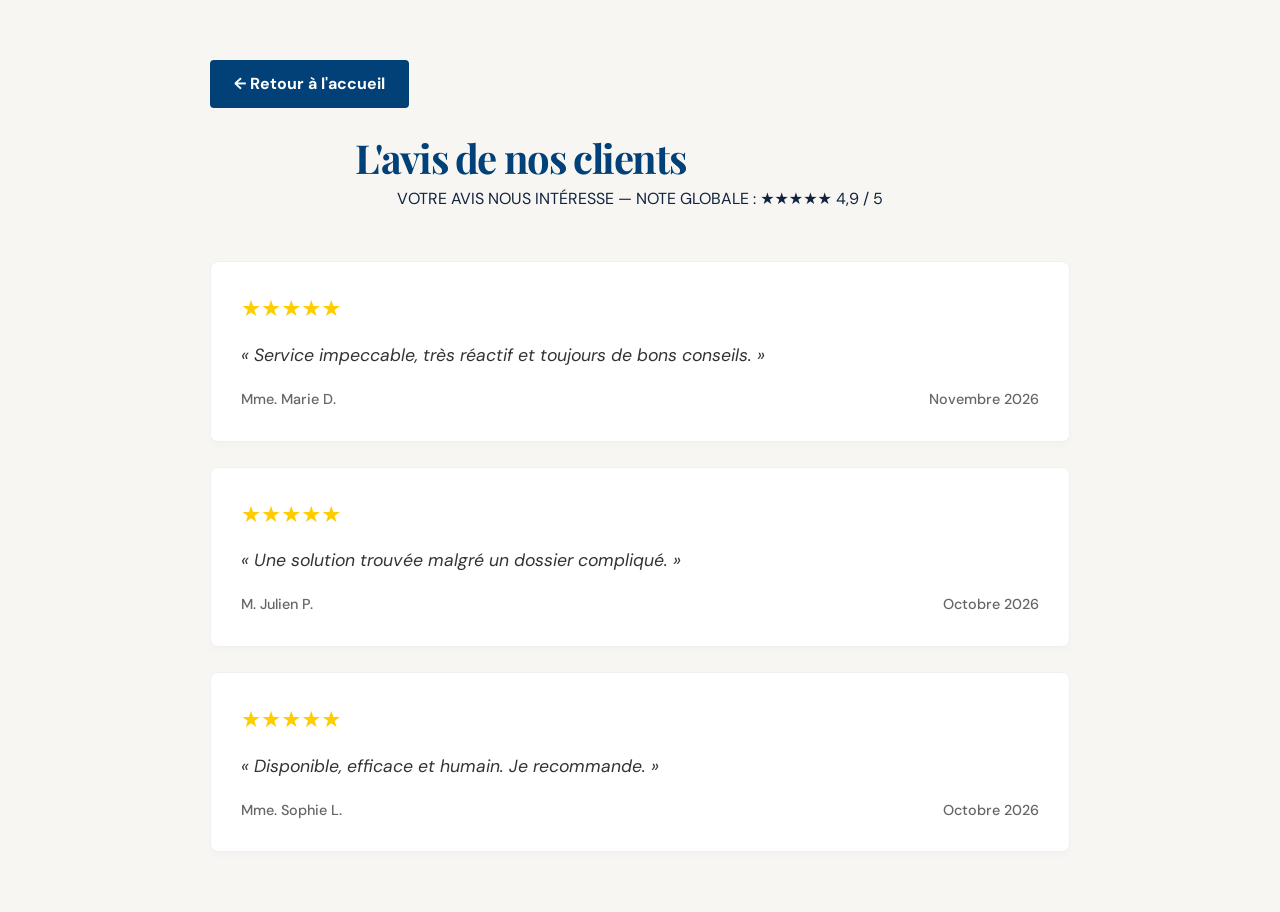
<file: avis-client.html>
<!DOCTYPE html>
<html lang="fr">
<head>
    <meta charset="UTF-8">
    <meta name="viewport" content="width=device-width, initial-scale=1.0">
    <title>Avis Clients - ASSURÉCO Laurent Pasquier</title>
    <link rel="stylesheet" href="styles.css">
    <link rel="stylesheet" href="taste-gradient-variant.css">
    <style>
        .avis-container { max-width: 900px; margin: 60px auto; padding: 0 20px; }
        .avis-header { text-align: center; margin-bottom: 50px; }
        .avis-header h1 { font-size: 2.5rem; color: #024178; margin-bottom: 10px; }
        .avis-grid { display: grid; gap: 25px; margin-bottom: 40px; }
        .avis-card { background: #fff; border: 1px solid #eef0f2; border-radius: 8px; padding: 30px; box-shadow: 0 4px 6px rgba(0,0,0,0.02); }
        .avis-stars { color: #ffcc00; font-size: 1.4rem; margin-bottom: 15px; }
        .avis-text { font-size: 1.1rem; line-height: 1.6; color: #333; font-style: italic; margin-bottom: 20px; }
        .avis-meta { font-size: 0.9rem; color: #666; font-weight: 500; display: flex; justify-content: space-between; }
        .btn-retour { display: inline-block; padding: 12px 24px; background: #024178; color: white; text-decoration: none; border-radius: 4px; font-weight: bold; margin-bottom: 30px; }
        .btn-retour:hover { opacity: 0.9; }
    </style>
</head>
<body>

    <div class="avis-container">
        <a href="index.html" class="btn-retour">← Retour à l'accueil</a>
        
        <div class="avis-header">
            <h1>L'avis de nos clients</h1>
            <p class="soustitre">VOTRE AVIS NOUS INTÉRESSE — NOTE GLOBALE : ★★★★★ 4,9 / 5</p>
        </div>

        <div class="avis-grid">
            <!-- Avis 1 -->
            <div class="avis-card">
                <div class="avis-stars">★★★★★</div>
                <p class="avis-text">« Service impeccable, très réactif et toujours de bons conseils. »</p>
                <div class="avis-meta">
                    <span>Mme. Marie D.</span>
                    <span>Novembre 2026</span>
                </div>
            </div>

            <!-- Avis 2 -->
            <div class="avis-card">
                <div class="avis-stars">★★★★★</div>
                <p class="avis-text">« Une solution trouvée malgré un dossier compliqué. »</p>
                <div class="avis-meta">
                    <span>M. Julien P.</span>
                    <span>Octobre 2026</span>
                </div>
            </div>

            <!-- Avis 3 -->
            <div class="avis-card">
                <div class="avis-stars">★★★★★</div>
                <p class="avis-text">« Disponible, efficace et humain. Je recommande. »</p>
                <div class="avis-meta">
                    <span>Mme. Sophie L.</span>
                    <span>Octobre 2026</span>
                </div>
            </div>
        </div>
    </div>

</body>
</html>
</file>
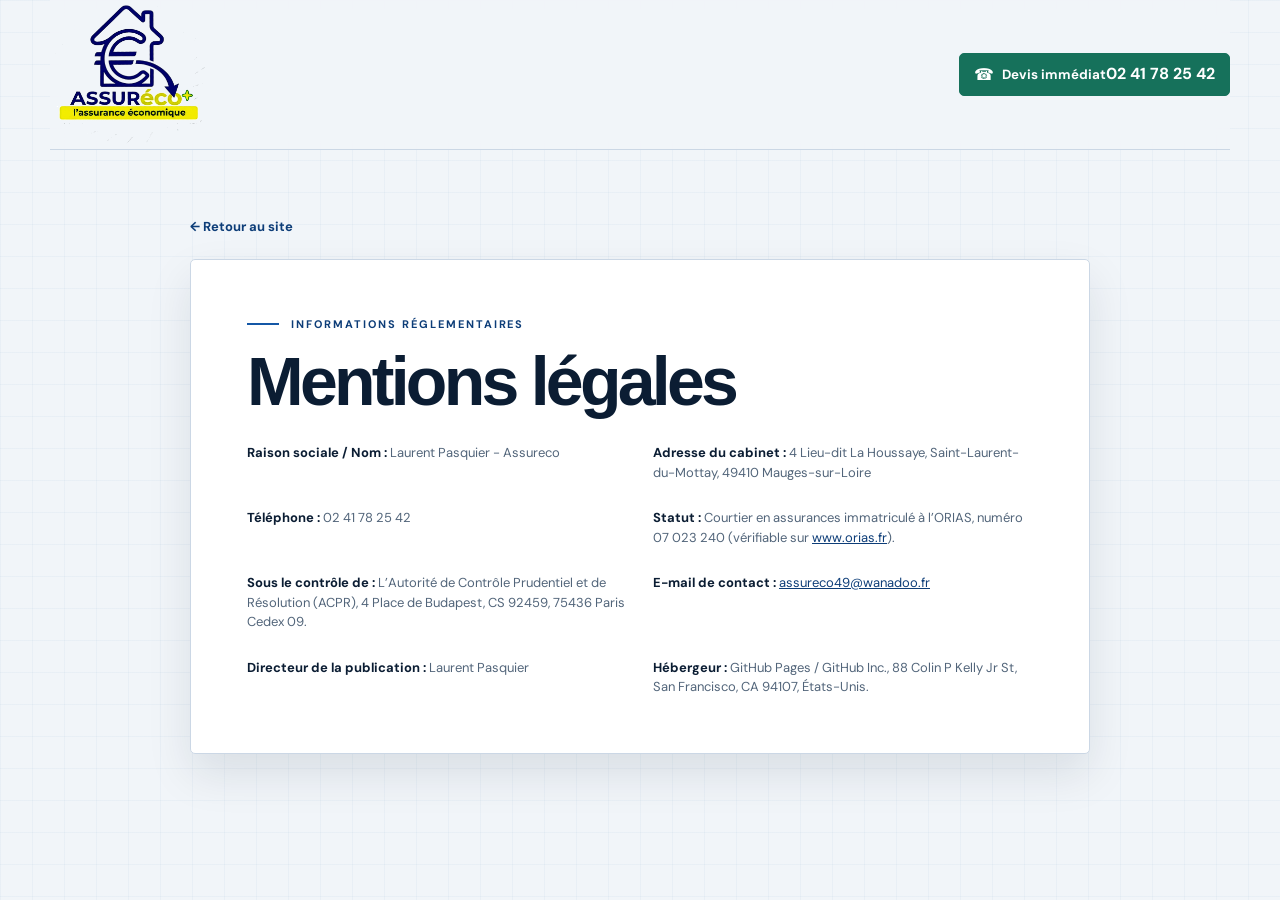
<file: mentions-legales.html>
<!doctype html>
<html lang="fr" class="taste-variant">
  <head>
    <meta charset="UTF-8" />
    <meta name="viewport" content="width=device-width, initial-scale=1.0" />
    <meta name="description" content="Mentions légales d’Assuréco, courtier en assurances à Mauges-sur-Loire (49)." />
    <link rel="icon" type="image/png" href="assets/logo-assureco-client.png" />
    <title>Mentions légales | Assuréco</title>
    <link rel="stylesheet" href="styles.css" />
    <link rel="stylesheet" href="taste-variant.css" />
  </head>
  <body>
    <header class="site-header">
      <a class="brand" href="index.html?variant=taste#accueil" aria-label="Assuréco éco+, retour à l’accueil"><img class="brand-logo" src="assets/logo-assureco-client.png" alt="Assuréco éco+ — L’assurance économique" width="634" height="592" /></a>
      <a class="header-call" href="tel:+33241782542"><span aria-hidden="true">☎</span><span><small>Devis immédiat</small><strong>02 41 78 25 42</strong></span></a>
    </header>
    <main class="legal-document">
      <a class="text-link" href="index.html?variant=taste#accueil">← Retour au site</a>
      <article>
        <p class="eyebrow">Informations réglementaires</p>
        <h1>Mentions légales</h1>
        <div class="legal-content">
          <p><strong>Raison sociale / Nom :</strong> Laurent Pasquier - Assureco</p>
          <p><strong>Adresse du cabinet :</strong> 4 Lieu-dit La Houssaye, Saint-Laurent-du-Mottay, 49410 Mauges-sur-Loire</p>
          <p><strong>Téléphone :</strong> 02 41 78 25 42</p>
          <p><strong>Statut :</strong> Courtier en assurances immatriculé à l’ORIAS, numéro 07 023 240 (vérifiable sur <a href="https://www.orias.fr" target="_blank" rel="noreferrer">www.orias.fr</a>).</p>
          <p><strong>Sous le contrôle de :</strong> L’Autorité de Contrôle Prudentiel et de Résolution (ACPR), 4 Place de Budapest, CS 92459, 75436 Paris Cedex 09.</p>
          <p><strong>E-mail de contact :</strong> <a href="mailto:assureco49@wanadoo.fr">assureco49@wanadoo.fr</a></p>
          <p><strong>Directeur de la publication :</strong> Laurent Pasquier</p>
          <p><strong>Hébergeur :</strong> GitHub Pages / GitHub Inc., 88 Colin P Kelly Jr St, San Francisco, CA 94107, États-Unis.</p>
        </div>
      </article>
    </main>
  </body>
</html>
</file>
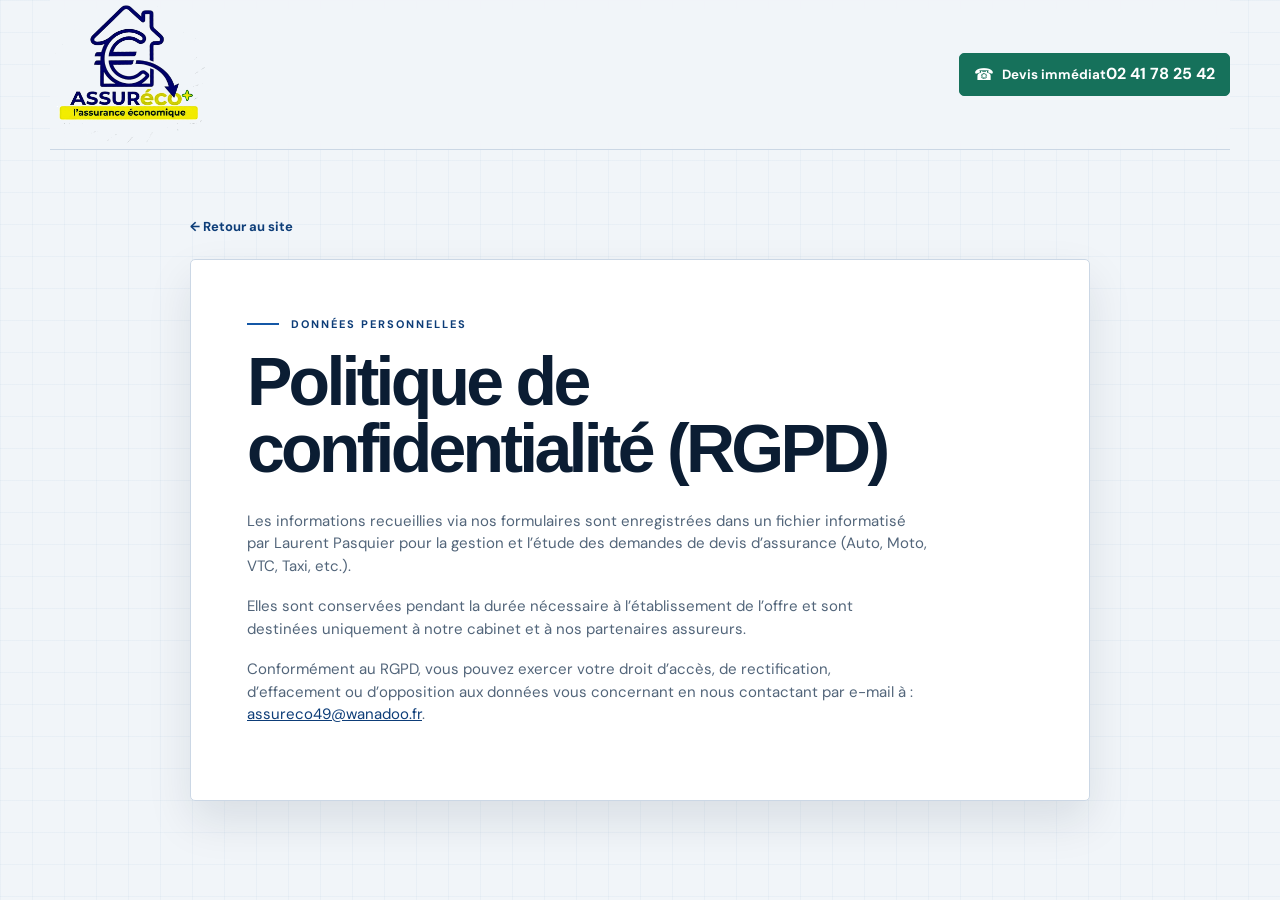
<file: politique-confidentialite.html>
<!doctype html>
<html lang="fr" class="taste-variant">
  <head>
    <meta charset="UTF-8" />
    <meta name="viewport" content="width=device-width, initial-scale=1.0" />
    <meta name="description" content="Politique de confidentialité et informations RGPD d’Assuréco." />
    <link rel="icon" type="image/png" href="assets/logo-assureco-client.png" />
    <title>Politique de confidentialité | Assuréco</title>
    <link rel="stylesheet" href="styles.css" />
    <link rel="stylesheet" href="taste-variant.css" />
  </head>
  <body>
    <header class="site-header">
      <a class="brand" href="index.html?variant=taste#accueil" aria-label="Assuréco éco+, retour à l’accueil"><img class="brand-logo" src="assets/logo-assureco-client.png" alt="Assuréco éco+ — L’assurance économique" width="634" height="592" /></a>
      <a class="header-call" href="tel:+33241782542"><span aria-hidden="true">☎</span><span><small>Devis immédiat</small><strong>02 41 78 25 42</strong></span></a>
    </header>
    <main class="legal-document">
      <a class="text-link" href="index.html?variant=taste#accueil">← Retour au site</a>
      <article>
        <p class="eyebrow">Données personnelles</p>
        <h1>Politique de confidentialité (RGPD)</h1>
        <div class="legal-copy">
          <p>Les informations recueillies via nos formulaires sont enregistrées dans un fichier informatisé par Laurent Pasquier pour la gestion et l’étude des demandes de devis d’assurance (Auto, Moto, VTC, Taxi, etc.).</p>
          <p>Elles sont conservées pendant la durée nécessaire à l’établissement de l’offre et sont destinées uniquement à notre cabinet et à nos partenaires assureurs.</p>
          <p>Conformément au RGPD, vous pouvez exercer votre droit d’accès, de rectification, d’effacement ou d’opposition aux données vous concernant en nous contactant par e-mail à : <a href="mailto:assureco49@wanadoo.fr">assureco49@wanadoo.fr</a>.</p>
        </div>
      </article>
    </main>
  </body>
</html>
</file>
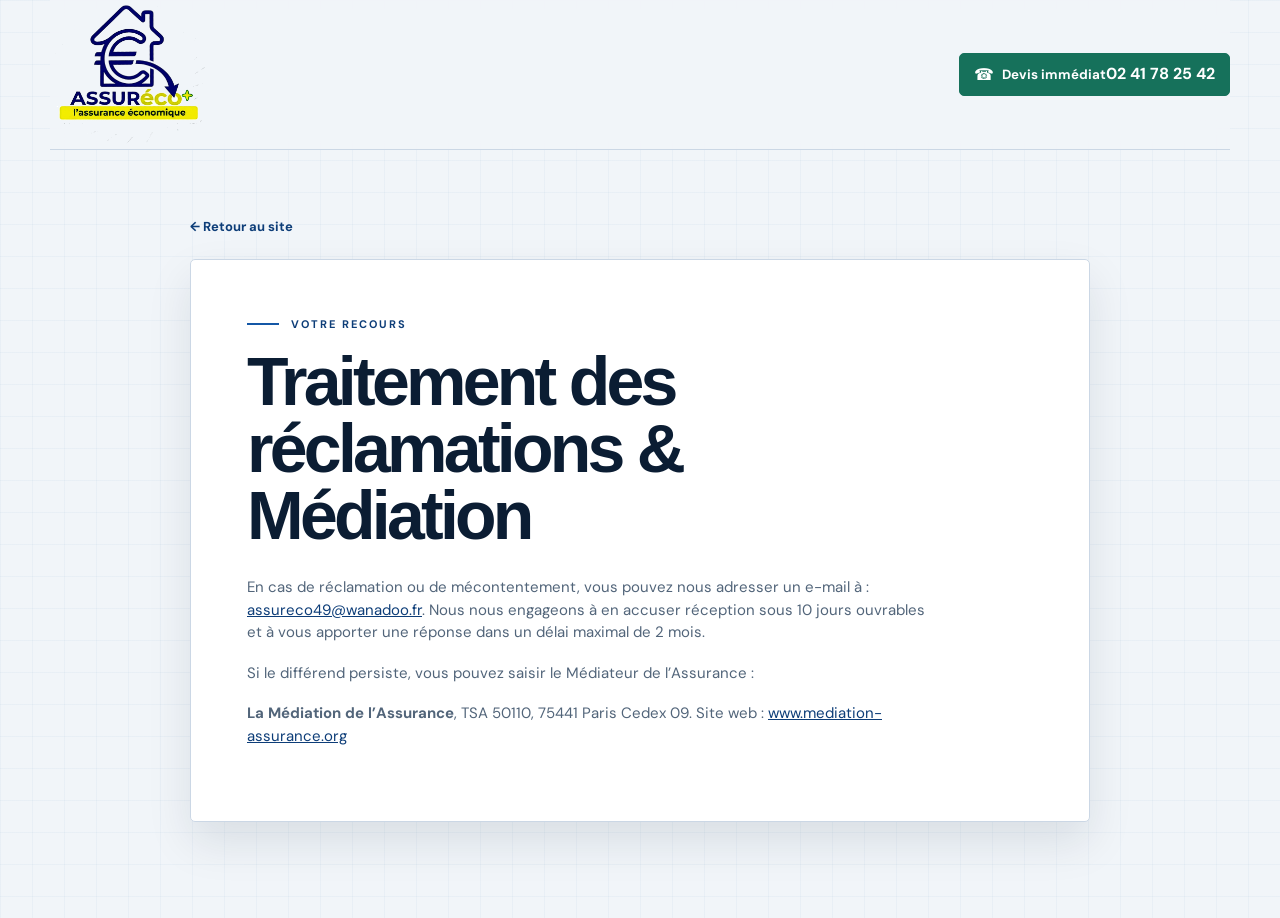
<file: reclamations-mediation.html>
<!doctype html>
<html lang="fr" class="taste-variant">
  <head>
    <meta charset="UTF-8" />
    <meta name="viewport" content="width=device-width, initial-scale=1.0" />
    <meta name="description" content="Traitement des réclamations et médiation pour les clients d’Assuréco." />
    <link rel="icon" type="image/png" href="assets/logo-assureco-client.png" />
    <title>Réclamations et médiation | Assuréco</title>
    <link rel="stylesheet" href="styles.css" />
    <link rel="stylesheet" href="taste-variant.css" />
  </head>
  <body>
    <header class="site-header">
      <a class="brand" href="index.html?variant=taste#accueil" aria-label="Assuréco éco+, retour à l’accueil"><img class="brand-logo" src="assets/logo-assureco-client.png" alt="Assuréco éco+ — L’assurance économique" width="634" height="592" /></a>
      <a class="header-call" href="tel:+33241782542"><span aria-hidden="true">☎</span><span><small>Devis immédiat</small><strong>02 41 78 25 42</strong></span></a>
    </header>
    <main class="legal-document">
      <a class="text-link" href="index.html?variant=taste#accueil">← Retour au site</a>
      <article>
        <p class="eyebrow">Votre recours</p>
        <h1>Traitement des réclamations &amp; Médiation</h1>
        <div class="legal-copy">
          <p>En cas de réclamation ou de mécontentement, vous pouvez nous adresser un e-mail à : <a href="mailto:assureco49@wanadoo.fr">assureco49@wanadoo.fr</a>. Nous nous engageons à en accuser réception sous 10 jours ouvrables et à vous apporter une réponse dans un délai maximal de 2 mois.</p>
          <p>Si le différend persiste, vous pouvez saisir le Médiateur de l’Assurance :</p>
          <p><strong>La Médiation de l’Assurance</strong>, TSA 50110, 75441 Paris Cedex 09. Site web : <a href="https://www.mediation-assurance.org" target="_blank" rel="noreferrer">www.mediation-assurance.org</a></p>
        </div>
      </article>
    </main>
  </body>
</html>
</file>
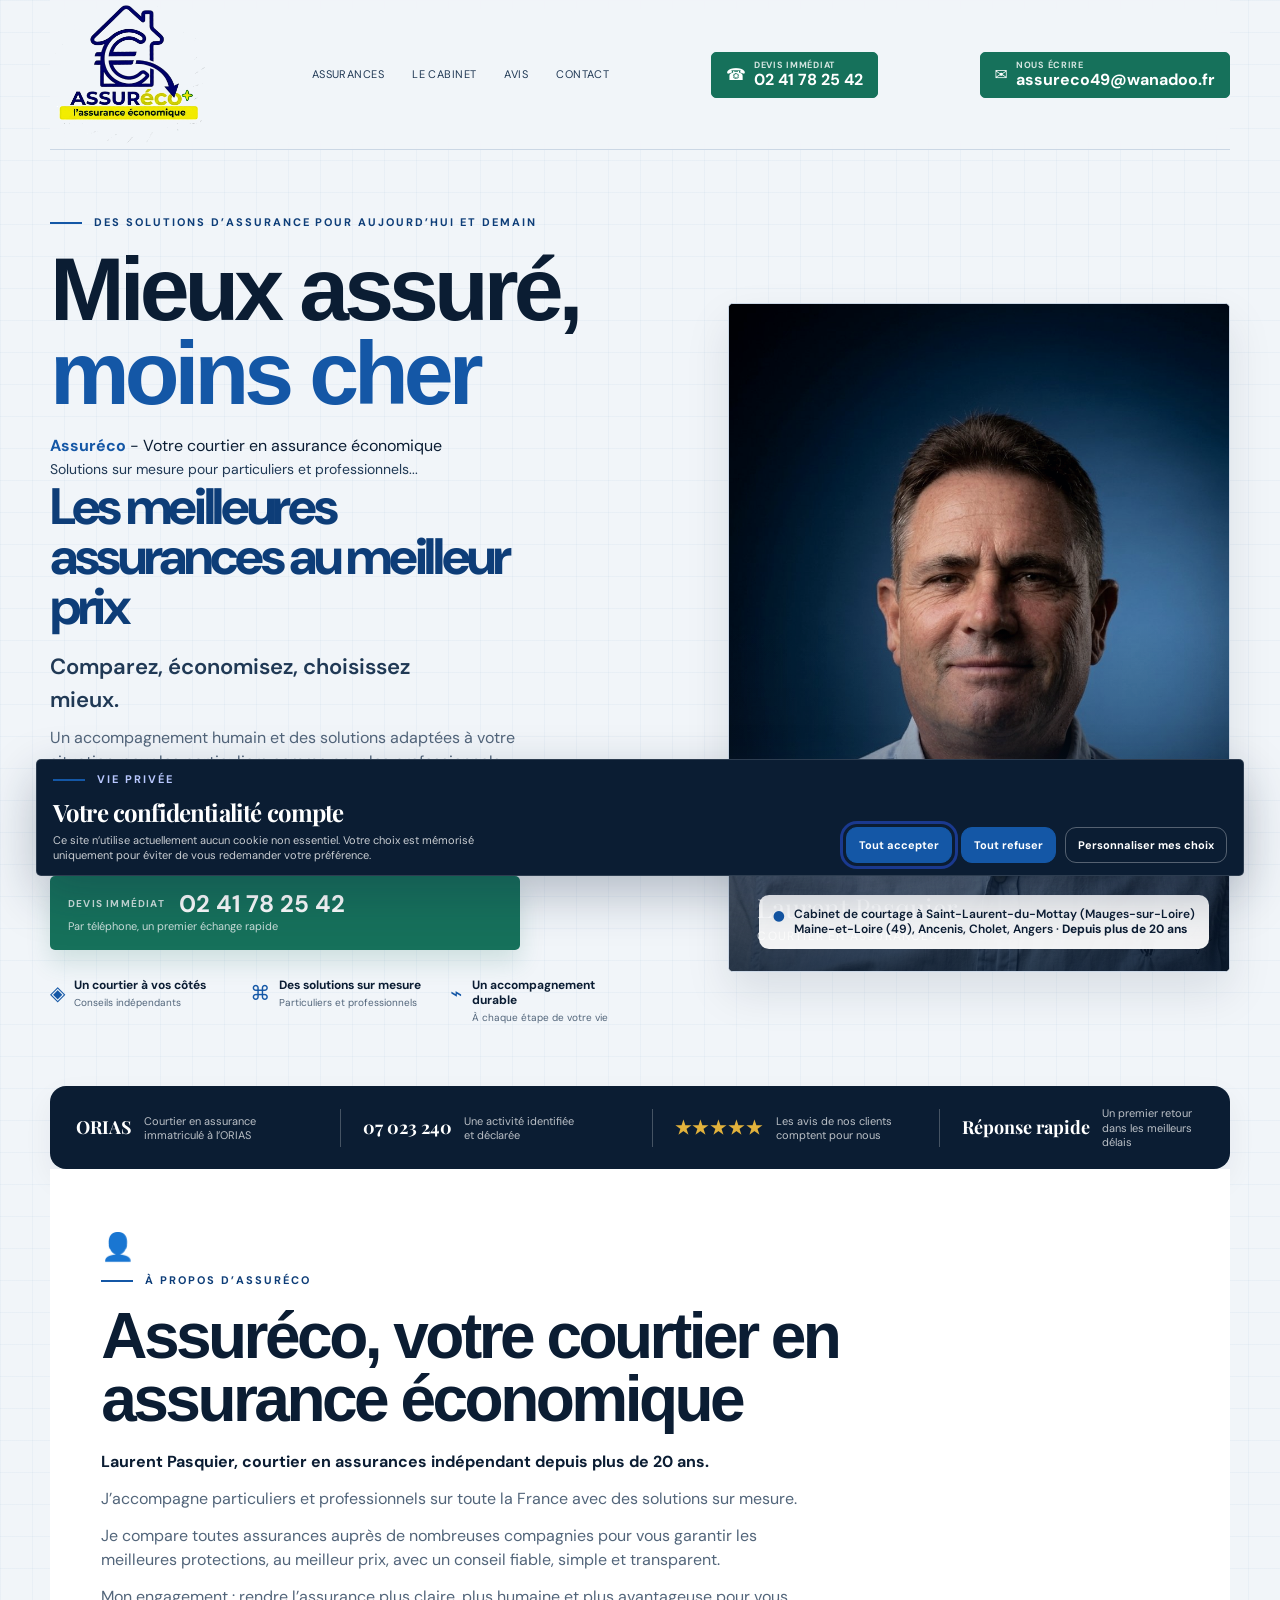
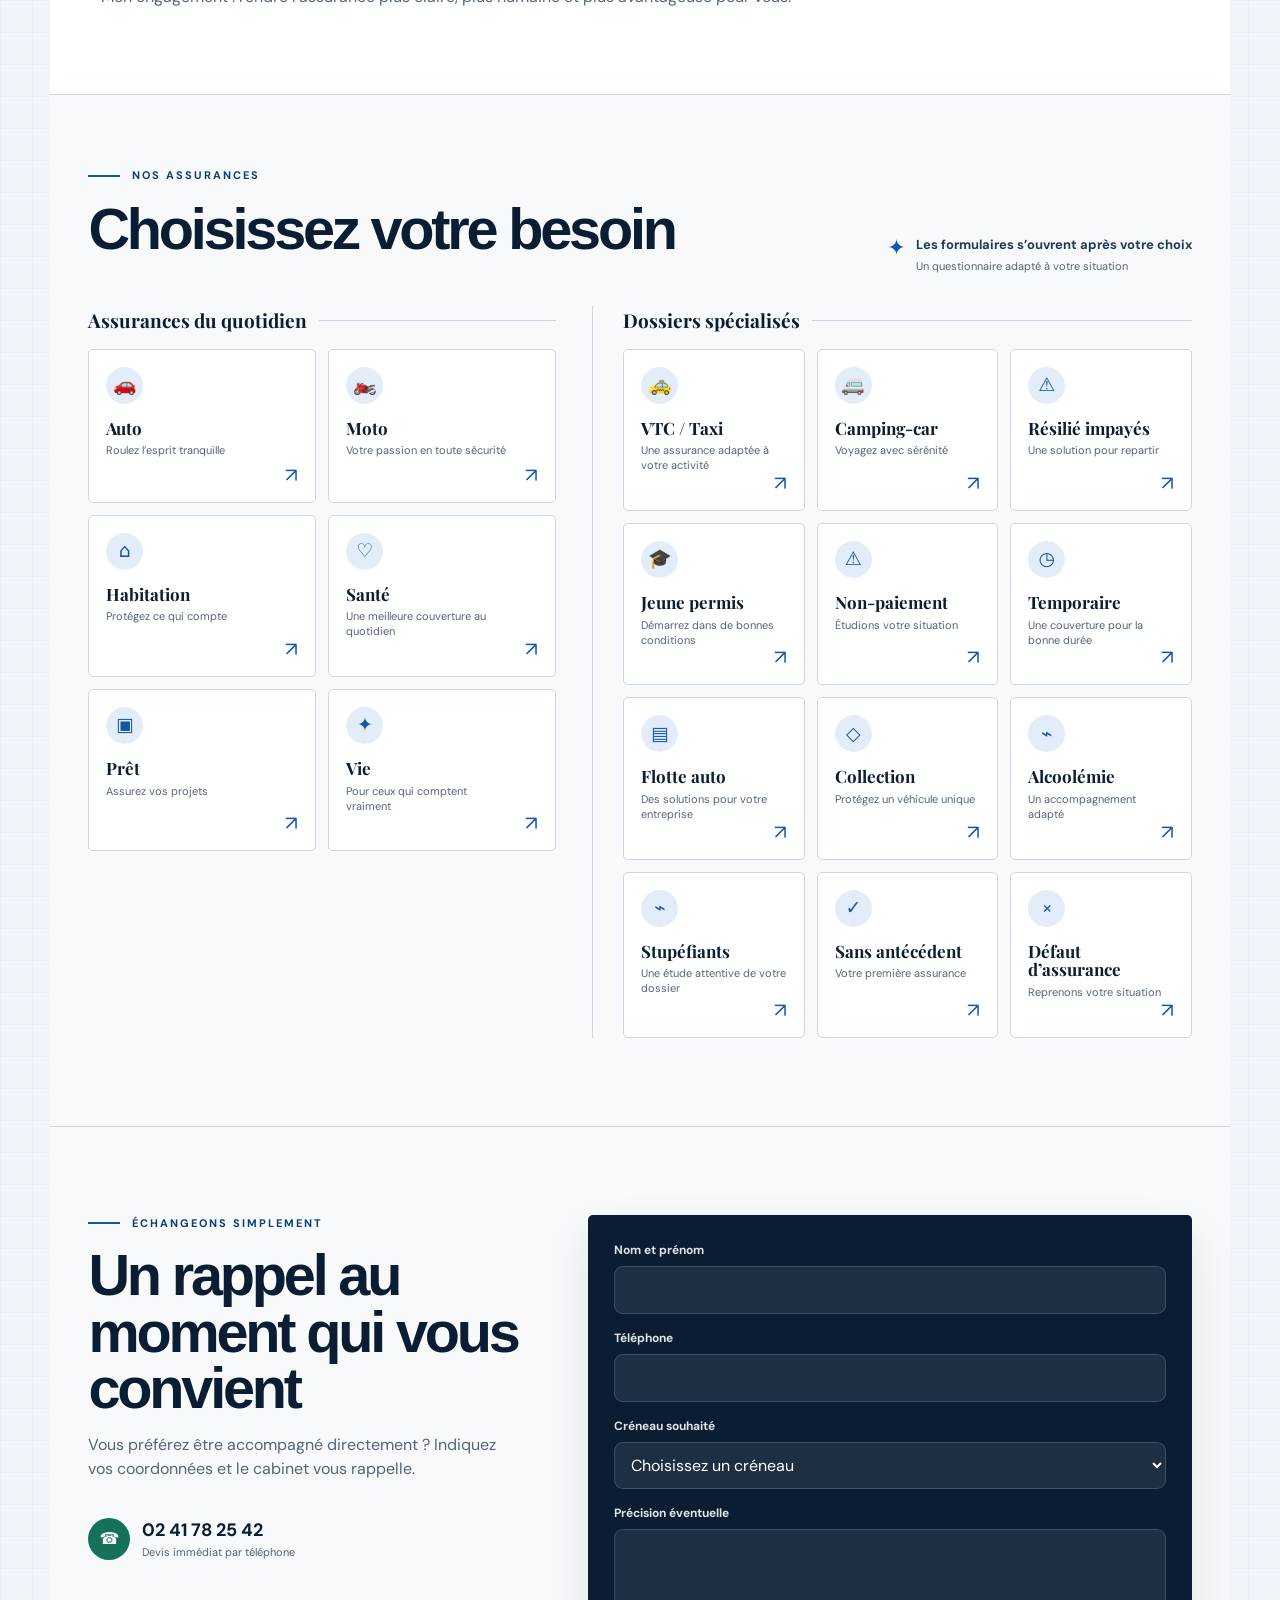
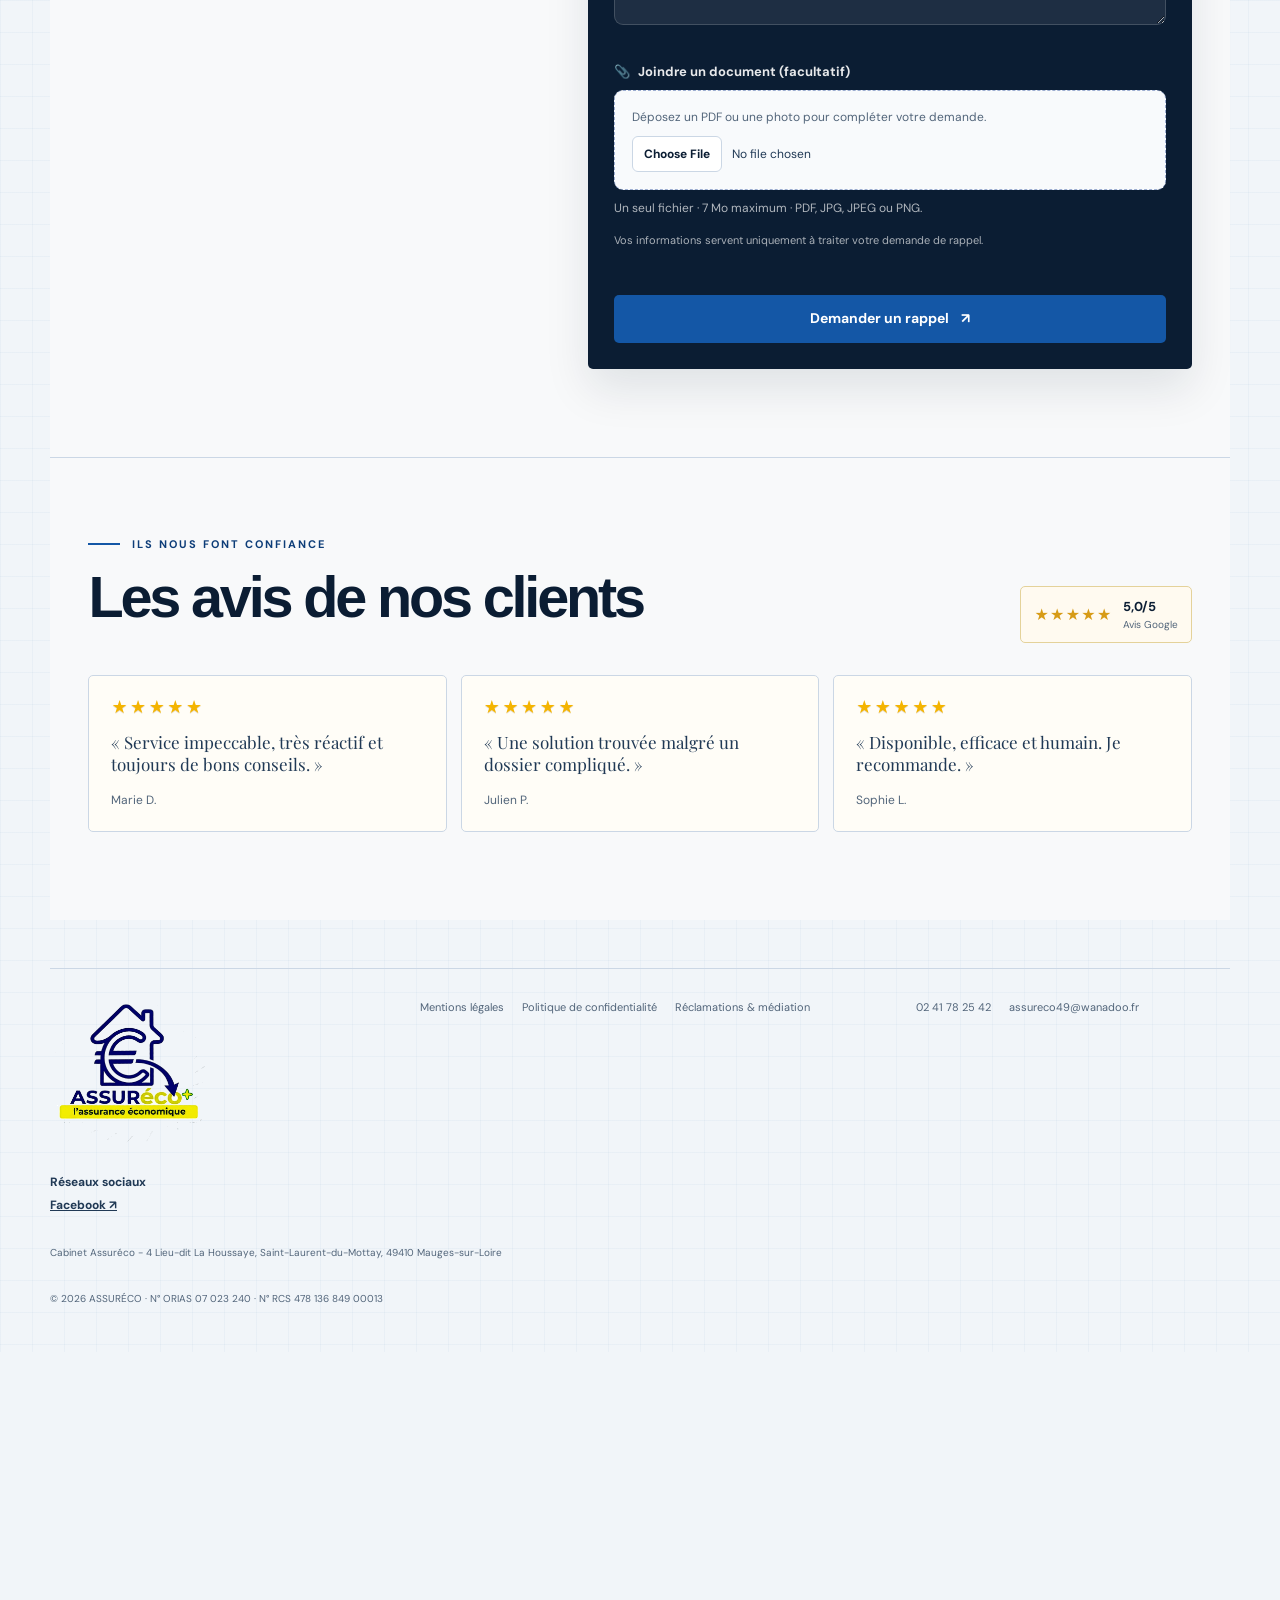
<file: variant-taste.html>
<!doctype html>
<html lang="fr">
  <head>
    <meta charset="UTF-8" />
    <meta name="viewport" content="width=device-width, initial-scale=1.0" />
    <meta http-equiv="refresh" content="0; url=index.html?variant=taste" />
    <title>Variante blueprint premium | ASSURÉCO</title>
    <link rel="canonical" href="https://assureco-assurance-eco-pasquier.netlify.app/" />
    <link rel="icon" type="image/png" href="assets/logo-assureco-client.png" />
  </head>
  <body>
    <p>Ouverture de la variante visuelle ASSURÉCO…</p>
    <p><a href="index.html?variant=taste">Ouvrir la variante</a></p>
  </body>
</html>
</file>
<file: styles.css>
@import url('https://fonts.googleapis.com/css2?family=DM+Sans:wght@400;500;600;700&family=Playfair+Display:wght@600;700&display=swap');

:root {
  --ink: #11233f;
  --ink-soft: #2c4262;
  --muted: #657084;
  --blue: #2d5bff;
  --blue-dark: #1f45ce;
  --blue-pale: #eaf0ff;
  --green: #15803d;
  --paper: #f7f6f2;
  --white: #ffffff;
  --line: #dce2ec;
  --shadow: 0 18px 44px rgba(17, 35, 63, 0.08);
  --radius-lg: 28px;
  --radius-md: 18px;
  --radius-sm: 12px;
}

* { box-sizing: border-box; }
html { scroll-behavior: smooth; }
body {
  margin: 0;
  min-width: 320px;
  background: var(--paper);
  color: var(--ink);
  font-family: 'DM Sans', system-ui, sans-serif;
  line-height: 1.5;
}
body::before {
  position: fixed;
  z-index: -1;
  inset: 0;
  opacity: 0.22;
  pointer-events: none;
  content: '';
  background-image: radial-gradient(rgba(17, 35, 63, 0.11) 0.7px, transparent 0.7px);
  background-size: 6px 6px;
}

a { color: inherit; }
button, input, select, textarea { font: inherit; }
button, a { -webkit-tap-highlight-color: transparent; }
button { color: inherit; }
:focus-visible { outline: 3px solid rgba(45, 91, 255, 0.45); outline-offset: 3px; }
[hidden] { display: none !important; }

.skip-link {
  position: absolute;
  z-index: 20;
  top: 12px;
  left: 12px;
  padding: 10px 14px;
  border-radius: 8px;
  background: var(--ink);
  color: var(--white);
  transform: translateY(-160%);
}
.skip-link:focus { transform: translateY(0); }

.site-header, main, .site-footer { width: min(1180px, calc(100% - 48px)); margin-inline: auto; }
.site-header {
  display: flex;
  align-items: center;
  justify-content: space-between;
  gap: 28px;
  min-height: 84px;
  border-bottom: 1px solid rgba(17, 35, 63, 0.12);
}
.brand, .footer-brand { display: inline-flex; align-items: center; gap: 10px; text-decoration: none; }
.brand-logo {
  display: block;
  width: 160px;
  max-width: 100%;
  height: auto;
}
.main-nav { display: flex; align-items: center; gap: 28px; font-size: 14px; color: var(--ink-soft); }
.main-nav a { text-decoration: none; }
.main-nav a:hover, .main-nav a:focus-visible, .text-link:hover { color: var(--blue); }
.header-call { display: inline-flex; align-items: center; gap: 8px; padding: 10px 15px; border: 1px solid var(--blue); border-radius: 11px; color: var(--blue); font-weight: 700; text-decoration: none; white-space: nowrap; }
.header-call:hover { background: var(--blue); color: var(--white); }

main { padding-bottom: 48px; }
.hero { display: grid; grid-template-columns: 1.02fr 0.98fr; gap: 58px; align-items: center; padding: 72px 0 62px; }
.eyebrow { display: flex; align-items: center; gap: 12px; margin: 0 0 16px; color: var(--blue-dark); font-size: 11px; font-weight: 700; letter-spacing: 0.18em; text-transform: uppercase; }
.eyebrow::before { width: 32px; height: 2px; background: var(--blue); content: ''; }
h1, h2, h3, p { margin-top: 0; }
h1, h2 { font-family: 'Playfair Display', Georgia, serif; font-weight: 700; letter-spacing: -0.035em; }
h1 { max-width: 620px; margin-bottom: 20px; font-size: clamp(52px, 6.5vw, 86px); line-height: 0.98; }
h1 em, h2 em { color: var(--blue); font-style: normal; }
.hero-lead { margin-bottom: 10px; color: var(--ink-soft); font-size: 22px; font-weight: 600; }
.hero-text { max-width: 500px; margin-bottom: 28px; color: var(--muted); font-size: 16px; }
.hero-actions { display: flex; flex-wrap: wrap; gap: 12px; margin-bottom: 38px; }
.button { display: inline-flex; align-items: center; justify-content: center; gap: 12px; min-height: 48px; padding: 12px 18px; border: 1px solid transparent; border-radius: 11px; cursor: pointer; font-size: 14px; font-weight: 700; text-decoration: none; transition: transform 160ms ease, background-color 160ms ease, color 160ms ease, border-color 160ms ease; }
.button:hover { transform: translateY(-2px); }
.button-primary { background: var(--blue); color: var(--white); box-shadow: 0 8px 20px rgba(45, 91, 255, 0.22); }
.button-primary:hover { background: var(--blue-dark); }
.button-secondary { border-color: var(--blue); background: transparent; color: var(--blue); }
.button-secondary:hover { background: var(--blue-pale); }
.button-quiet { border-color: var(--line); background: var(--white); color: var(--ink-soft); }
.button-submit { width: 100%; border: 0; }
.trust-points { display: grid; grid-template-columns: repeat(3, 1fr); gap: 12px; max-width: 620px; padding: 0; margin: 0; list-style: none; }
.trust-points li { display: flex; gap: 9px; align-items: flex-start; color: var(--blue); font-size: 20px; }
.trust-points strong, .trust-points small { display: block; }
.trust-points strong { color: var(--ink); font-size: 12px; line-height: 1.25; }
.trust-points small { margin-top: 3px; color: var(--muted); font-size: 10px; line-height: 1.35; }
.hero-portrait { position: relative; min-height: 500px; overflow: hidden; border-radius: var(--radius-lg); background: var(--ink); box-shadow: var(--shadow); }
.hero-portrait img { display: block; width: 100%; height: 100%; min-height: 500px; object-fit: cover; object-position: center 24%; opacity: 0.94; }
.hero-portrait::after { position: absolute; inset: 0; background: linear-gradient(180deg, rgba(17, 35, 63, 0) 42%, rgba(17, 35, 63, 0.88) 100%); content: ''; }
.portrait-caption { position: absolute; z-index: 1; bottom: 26px; left: 28px; color: var(--white); }
.portrait-caption span, .portrait-caption small { display: block; }
.portrait-caption span { font-family: 'Playfair Display', Georgia, serif; font-size: 26px; }
.portrait-caption small { color: rgba(255,255,255,0.78); font-size: 12px; letter-spacing: 0.1em; text-transform: uppercase; }
.portrait-contact { position: absolute; z-index: 1; right: 20px; bottom: 22px; display: flex; gap: 9px; align-items: flex-start; padding: 12px 14px; border-radius: 10px; background: rgba(255,255,255,0.94); color: var(--ink); font-size: 12px; font-weight: 600; line-height: 1.25; }
.portrait-contact span:first-child { color: var(--blue); font-size: 14px; }

.proof-strip { display: grid; grid-template-columns: 1fr 1px 1.1fr 1px 1fr 1px 1fr; gap: 22px; align-items: center; padding: 20px 26px; border-radius: 16px; background: var(--blue-pale); }
.proof-strip > div:not(.proof-separator) { display: flex; align-items: center; gap: 12px; }
.proof-strip strong { color: var(--ink); font-family: 'Playfair Display', Georgia, serif; font-size: 18px; white-space: nowrap; }
.proof-strip span { color: var(--muted); font-size: 11px; line-height: 1.3; }
.proof-strip .stars { color: var(--green); letter-spacing: 0.1em; }
.proof-separator { width: 1px; height: 38px; background: #b7c6df; }

.intro-section { max-width: 720px; padding: 104px 0 64px; }
.intro-section h2, .section-heading-row h2, .questionnaire-heading h2, .contact-copy h2, .reviews-section h2, .legal-section h2 { margin-bottom: 15px; font-size: clamp(36px, 4.5vw, 58px); line-height: 1.03; }
.intro-section > p:last-child { max-width: 640px; margin-bottom: 0; color: var(--muted); font-size: 16px; }

.services-section { padding: 34px 0 72px; }
.section-heading-row { display: flex; align-items: flex-end; justify-content: space-between; gap: 28px; margin-bottom: 32px; }
.selection-note { display: flex; gap: 10px; align-items: flex-start; max-width: 310px; color: var(--blue); }
.selection-note > span:first-child { font-size: 22px; line-height: 1; }
.selection-note strong, .selection-note small { display: block; }
.selection-note strong { color: var(--ink-soft); font-size: 13px; line-height: 1.25; }
.selection-note small { margin-top: 4px; color: var(--muted); font-size: 11px; }
.service-groups { display: grid; grid-template-columns: 1fr 1.28fr; gap: 36px; }
.service-group h3 { display: flex; align-items: center; gap: 12px; margin-bottom: 14px; font-family: 'Playfair Display', Georgia, serif; font-size: 19px; }
.service-group h3::after { height: 1px; flex: 1; background: var(--line); content: ''; }
.service-group-special { padding-left: 36px; border-left: 1px solid var(--line); }
.service-grid { display: grid; grid-template-columns: repeat(2, 1fr); gap: 12px; }
.service-group-special .service-grid { grid-template-columns: repeat(3, 1fr); }
.service-card { display: flex; flex-direction: column; align-items: flex-start; min-height: 142px; padding: 17px; border: 1px solid var(--line); border-radius: 14px; background: rgba(255,255,255,0.64); color: var(--ink); cursor: pointer; text-align: left; transition: transform 160ms ease, border-color 160ms ease, box-shadow 160ms ease, background 160ms ease; }
.service-card:hover { border-color: rgba(45,91,255,0.45); background: var(--white); box-shadow: 0 12px 26px rgba(17,35,63,0.07); transform: translateY(-3px); }
.service-card[aria-expanded="true"] { border-color: var(--blue); background: var(--blue-pale); }
.service-icon { display: grid; place-items: center; width: 37px; height: 37px; margin-bottom: 15px; border-radius: 50%; background: var(--blue-pale); color: var(--blue); font-size: 19px; }
.service-card strong { font-family: 'Playfair Display', Georgia, serif; font-size: 17px; line-height: 1.1; }
.service-card small { max-width: 160px; margin-top: 6px; color: var(--muted); font-size: 11px; line-height: 1.35; }
.service-arrow { align-self: flex-end; margin-top: auto; color: var(--blue); font-size: 20px; line-height: 1; }

.questionnaire-shell { padding: 46px 0 70px; border-top: 1px solid var(--line); }
.questionnaire-heading { display: flex; align-items: flex-end; justify-content: space-between; gap: 28px; margin-bottom: 30px; }
.questionnaire-heading > div { max-width: 700px; }
.questionnaire-heading p:last-child { margin: 0; color: var(--muted); }
.form-panel { padding: 28px; border: 1px solid var(--line); border-radius: var(--radius-md); background: var(--white); box-shadow: var(--shadow); }
.form-panel h3 { margin-bottom: 4px; font-family: 'Playfair Display', Georgia, serif; font-size: 27px; }
.form-panel > p { margin-bottom: 26px; color: var(--muted); }
.form-fieldset { padding: 22px; margin: 0 0 18px; border: 1px solid var(--line); border-radius: 14px; }
.form-fieldset legend { padding: 0 8px; color: var(--blue-dark); font-family: 'Playfair Display', Georgia, serif; font-size: 18px; font-weight: 700; }
.form-grid { display: grid; gap: 16px; }
.form-grid-two { grid-template-columns: repeat(2, minmax(0, 1fr)); }
.field { display: flex; flex-direction: column; gap: 7px; }
.field label { color: var(--ink-soft); font-size: 12px; font-weight: 700; }
.field label span { color: #b42318; }
.field input, .field select, .field textarea { width: 100%; border: 1px solid #cbd5e1; border-radius: 9px; background: #fbfcff; color: var(--ink); padding: 11px 12px; }
.field textarea { min-height: 90px; resize: vertical; }
.field input:hover, .field select:hover, .field textarea:hover { border-color: #9cadd1; }
.field input:focus, .field select:focus, .field textarea:focus { border-color: var(--blue); outline: 3px solid rgba(45,91,255,0.12); }
.field input[aria-invalid="true"], .field select[aria-invalid="true"], .field textarea[aria-invalid="true"] { border-color: #b42318; }
.field-error { min-height: 16px; color: #b42318; font-size: 11px; }
.field-help { margin: 0; color: var(--muted); font-size: 12px; line-height: 1.55; }
.attachment-field { display: grid; gap: 9px; margin-top: 22px; }
.attachment-heading { display: inline-flex; align-items: center; gap: 8px; color: var(--ink-soft); font-size: 13px; font-weight: 700; }
.attachment-dropzone { display: grid; gap: 10px; padding: 17px; border: 1px dashed #9cadd1; border-radius: 9px; background: #f8fafc; }
.attachment-dropzone.is-dragover, .attachment-dropzone:focus-within { border-color: var(--blue); outline: 3px solid rgba(45,91,255,0.12); }
.attachment-instructions, .attachment-help, .attachment-limits { margin: 0; color: var(--muted); font-size: 12px; line-height: 1.5; }
.attachment-dropzone input[type="file"] { width: 100%; max-width: 100%; color: var(--ink-soft); font-size: 12px; }
.attachment-dropzone input[type="file"]::file-selector-button { margin-right: 10px; padding: 8px 11px; border: 1px solid var(--line); border-radius: 6px; background: var(--white); color: var(--ink); font: inherit; font-weight: 700; cursor: pointer; }
.attachment-file-list { display: grid; gap: 4px; padding-left: 18px; margin: 0; color: var(--ink-soft); font-size: 12px; overflow-wrap: anywhere; }
.attachment-error:empty, .attachment-file-list:empty { display: none; }
.contact-form .attachment-heading, .callback-form .attachment-heading { color: rgba(255,255,255,0.9); }
.contact-form .attachment-limits, .contact-form .attachment-file-list, .callback-form .attachment-limits, .callback-form .attachment-file-list { color: rgba(255,255,255,0.68); }
.contact-form .attachment-error, .callback-form .attachment-error { color: #fecaca; }
.form-privacy { margin: 8px 0 18px; color: var(--muted); font-size: 11px; }
.form-privacy a { color: var(--blue-dark); }
.form-status { min-height: 0; margin: 0 0 14px; border-radius: 10px; font-size: 13px; }
.form-status.success, .form-status.error { padding: 12px 14px; }
.form-status.success { background: #ecfdf3; color: #166534; }
.form-status.error { background: #fff1f2; color: #9f1239; }
.button-submit[disabled] { cursor: progress; opacity: 0.62; transform: none; }

.contact-section { display: grid; grid-template-columns: 0.9fr 1.1fr; gap: 54px; align-items: start; padding: 72px 0; border-top: 1px solid var(--line); }
.contact-base-content { display: contents; }
.contact-copy p:not(.eyebrow) { max-width: 450px; color: var(--muted); }
.contact-details { display: grid; gap: 12px; margin-top: 28px; }
.contact-details a { display: flex; gap: 12px; align-items: center; color: var(--blue); text-decoration: none; }
.contact-details a > span:first-child { display: grid; place-items: center; width: 38px; height: 38px; border-radius: 50%; background: var(--blue-pale); }
.contact-details strong, .contact-details small { display: block; }
.contact-details strong { color: var(--ink); font-size: 14px; }
.contact-details small { color: var(--muted); font-size: 11px; }
.contact-form { padding: 28px; border-radius: var(--radius-md); background: var(--ink); box-shadow: var(--shadow); }
.contact-form .field label { color: rgba(255,255,255,0.88); }
.contact-form .field input, .contact-form .field textarea { border-color: rgba(255,255,255,0.16); background: rgba(255,255,255,0.08); color: var(--white); }
.contact-form .field input::placeholder, .contact-form .field textarea::placeholder { color: rgba(255,255,255,0.55); }
.contact-form .form-privacy { color: rgba(255,255,255,0.65); }
.contact-form .form-privacy a { color: #bcd0ff; }

.reviews-section { padding: 28px 0 72px; }
.text-link { color: var(--blue-dark); font-size: 13px; font-weight: 700; text-decoration: none; }
.review-grid { display: grid; grid-template-columns: repeat(3, 1fr); gap: 14px; }
.review-grid figure { padding: 22px; margin: 0; border: 1px solid var(--line); border-radius: 14px; background: rgba(255,255,255,0.6); }
.review-stars { margin-bottom: 15px; color: var(--green); letter-spacing: 0.12em; }
.review-grid blockquote { margin: 0 0 16px; color: var(--ink-soft); font-family: 'Playfair Display', Georgia, serif; font-size: 17px; line-height: 1.3; }
.review-grid figcaption { color: var(--muted); font-size: 12px; }

.legal-section { padding: 54px 0; border-top: 1px solid var(--line); scroll-margin-top: 24px; }
.legal-content { display: grid; grid-template-columns: repeat(3, 1fr); gap: 26px; }
.legal-content p { margin: 0; color: var(--muted); font-size: 13px; }
.legal-content strong { color: var(--ink); }
.legal-content a { color: var(--blue-dark); }

.site-footer { display: grid; grid-template-columns: 1.1fr 1.5fr 1fr; gap: 25px; align-items: start; padding: 30px 0 46px; border-top: 1px solid var(--line); }
.site-footer nav, .footer-contact { display: flex; flex-wrap: wrap; gap: 9px 18px; color: var(--muted); font-size: 11px; }
.site-footer nav a, .footer-contact a { text-decoration: none; }
.site-footer nav a:hover, .footer-contact a:hover { color: var(--blue); }
.footer-socials { display: flex; flex-direction: column; gap: 5px; color: var(--ink-soft); font-size: 12px; font-weight: 700; }
.footer-meta { grid-column: 1 / -1; margin: 6px 0 0; color: var(--muted); font-size: 10px; }
.mobile-actions { display: none; }

.cookie-banner { position: fixed; z-index: 20; right: clamp(16px, 3vw, 36px); bottom: 24px; left: clamp(16px, 3vw, 36px); display: grid; grid-template-columns: minmax(0, 1fr) auto; gap: 22px; align-items: end; padding: 20px 22px; border: 1px solid rgba(255,255,255,0.14); border-radius: 18px; background: var(--ink); color: var(--white); box-shadow: 0 18px 50px rgba(17,35,63,0.28); }
.cookie-banner[hidden], .cookie-settings[hidden], .cookie-manage[hidden] { display: none; }
.cookie-banner .eyebrow { margin-bottom: 7px; color: #b9c8ff; }
.cookie-banner h2 { margin: 0 0 8px; color: var(--white); font-family: 'Playfair Display', Georgia, serif; font-size: clamp(22px, 2.5vw, 30px); }
.cookie-banner p { max-width: 68ch; margin: 0; color: rgba(255,255,255,0.78); font-size: 12px; line-height: 1.55; }
.cookie-actions { display: flex; flex-wrap: wrap; justify-content: flex-end; gap: 9px; }
.cookie-actions .button, .cookie-settings .button { min-height: 44px; padding: 11px 15px; font-size: 11px; }
.cookie-button-choice { border: 1px solid var(--blue); background: var(--blue); color: var(--white); }
.cookie-button-choice:hover { background: #234ad8; }
.cookie-button-secondary { border: 1px solid rgba(255,255,255,0.3); background: transparent; color: var(--white); }
.cookie-button-secondary:hover { border-color: rgba(255,255,255,0.72); background: rgba(255,255,255,0.08); }
.cookie-settings { grid-column: 1 / -1; display: grid; grid-template-columns: minmax(0, 1fr) auto; gap: 7px 22px; padding-top: 16px; border-top: 1px solid rgba(255,255,255,0.16); }
.cookie-settings p { grid-column: 1; }
.cookie-settings .button { grid-column: 2; grid-row: 1 / span 2; align-self: center; }
.cookie-manage { position: fixed; z-index: 19; right: 20px; bottom: 20px; min-height: 40px; padding: 9px 13px; border: 1px solid rgba(17,35,63,0.2); border-radius: 10px; background: var(--white); color: var(--ink); box-shadow: 0 8px 22px rgba(17,35,63,0.16); font-size: 11px; font-weight: 700; }
.cookie-manage:hover { border-color: var(--blue); color: var(--blue-dark); }

@media (max-width: 950px) {
  .site-header, main, .site-footer { width: min(100% - 32px, 760px); }
  .main-nav { gap: 16px; }
  .hero { grid-template-columns: 1fr; gap: 34px; padding-top: 54px; }
  .hero-portrait { min-height: 430px; }
  .hero-portrait img { min-height: 430px; }
  .service-groups { grid-template-columns: 1fr; }
  .service-group-special { padding-left: 0; border-left: 0; }
  .legal-content { grid-template-columns: 1fr; }
}

@media (max-width: 650px) {
  body { padding-bottom: 66px; }
  .site-header { min-height: 72px; gap: 10px; }
  .main-nav { display: none; }
  .header-call { padding: 9px 10px; font-size: 12px; }
  .brand-logo { width: 148px; }
  .hero { padding: 42px 0 42px; }
  h1 { font-size: clamp(46px, 15vw, 68px); }
  .hero-lead { font-size: 18px; }
  .hero-text { font-size: 14px; }
  .hero-actions, .button { width: 100%; }
  .trust-points { grid-template-columns: 1fr; gap: 12px; }
  .hero-portrait, .hero-portrait img { min-height: 390px; }
  .proof-strip { grid-template-columns: 1fr 1fr; gap: 18px 12px; padding: 18px; }
  .proof-separator { display: none; }
  .proof-strip > div:not(.proof-separator) { align-items: flex-start; }
  .proof-strip strong { font-size: 15px; }
  .proof-strip span { font-size: 10px; }
  .intro-section { padding: 70px 0 42px; }
  .section-heading-row, .questionnaire-heading { align-items: flex-start; flex-direction: column; gap: 16px; }
  .selection-note { max-width: none; }
  .service-grid, .service-group-special .service-grid, .review-grid { grid-template-columns: repeat(2, 1fr); }
  .service-card { min-height: 136px; padding: 14px; }
  .service-card strong { font-size: 15px; }
  .service-card small { font-size: 10px; }
  .form-panel, .contact-form { padding: 18px; }
  .form-fieldset { padding: 17px 14px; }
  .form-grid-two, .contact-section { grid-template-columns: 1fr; }
  .contact-section { gap: 28px; padding: 54px 0; }
  .contact-copy h2, .reviews-section h2, .legal-section h2 { font-size: 39px; }
  .site-footer { grid-template-columns: 1fr; gap: 18px; padding-bottom: 90px; }
  .footer-meta { grid-column: auto; }
  .mobile-actions { position: fixed; z-index: 15; right: 12px; bottom: 12px; left: 12px; display: grid; grid-template-columns: 1fr 1fr; gap: 8px; padding: 8px; border: 1px solid rgba(255,255,255,0.15); border-radius: 14px; background: rgba(17,35,63,0.96); box-shadow: 0 14px 30px rgba(17,35,63,0.22); }
  .mobile-actions a { display: flex; align-items: center; justify-content: center; gap: 7px; min-height: 40px; border-radius: 9px; color: var(--white); font-size: 12px; font-weight: 700; text-decoration: none; }
  .mobile-actions a:first-child { background: var(--blue); }
  .mobile-actions a:last-child { background: rgba(255,255,255,0.12); }
  .cookie-banner { right: 12px; bottom: 12px; left: 12px; grid-template-columns: 1fr; max-height: calc(100vh - 24px); overflow: auto; padding: 18px; }
  .cookie-actions { display: grid; grid-template-columns: 1fr; justify-content: stretch; }
  .cookie-actions .button { width: 100%; }
  .cookie-settings { grid-template-columns: 1fr; }
  .cookie-settings p { grid-column: 1; }
  .cookie-settings .button { grid-column: 1; grid-row: auto; width: 100%; }
  .cookie-manage { right: 12px; bottom: 84px; }
}

@media (max-width: 360px) {
  .site-header { flex-wrap: wrap; justify-content: center; padding-block: 10px; }
  .site-header .brand { flex-basis: 100%; justify-content: center; }
  .site-header .header-call { margin-inline: auto; }
}

@media (prefers-reduced-motion: reduce) {
  html { scroll-behavior: auto; }
  *, *::before, *::after { transition-duration: 0.01ms !important; animation-duration: 0.01ms !important; }
}
</file>
<file: taste-variant.css>
/* Variant direction: blueprint premium for a regulated local insurance cabinet. */

.taste-only {
  display: none;
}

html.taste-variant .intro-base-content,
html.taste-variant .contact-base-content,
html.taste-variant .portrait-contact-base,
html.taste-variant .reviews-link-base,
html.taste-variant .base-legal-nav,
html.taste-variant .legal-section {
  display: none;
}

html.taste-variant .intro-profile,
html.taste-variant .portrait-contact-taste,
html.taste-variant .callback-module,
html.taste-variant .google-review-badge {
  display: block;
}

html.taste-variant .taste-legal-nav {
  display: flex;
}

html.taste-variant {
  --paper: #f1f5f9;
  --white: #ffffff;
  --ink: #0b1d33;
  --ink-soft: #203955;
  --muted: #52657a;
  --line: #cbd7e5;
  --blue: #1457a6;
  --blue-dark: #0d3d78;
  --blue-pale: #e2edf9;
  --green: #16715b;
  --radius-md: 5px;
  --shadow: 0 20px 45px rgba(11, 29, 51, 0.1);
}

html.taste-variant body {
  background:
    linear-gradient(90deg, rgba(20, 87, 166, 0.035) 1px, transparent 1px),
    linear-gradient(rgba(20, 87, 166, 0.035) 1px, transparent 1px),
    var(--paper);
  background-size: 32px 32px;
}

html.taste-variant .site-header {
  min-height: 70px;
  border-bottom-color: var(--line);
  background: rgba(241, 245, 249, 0.92);
  backdrop-filter: blur(12px);
}

html.taste-variant .main-nav a {
  color: var(--ink-soft);
  font-size: 11px;
  letter-spacing: 0.04em;
  text-transform: uppercase;
}

html.taste-variant .header-call,
html.taste-variant .button-primary {
  border-radius: 5px;
  box-shadow: none;
}

html.taste-variant .header-call {
  display: grid;
  grid-template-columns: auto 1fr;
  grid-template-rows: auto auto;
  column-gap: 8px;
  row-gap: 1px;
  padding: 8px 14px;
  border-color: var(--green);
  background: var(--green);
  color: var(--white);
}

html.taste-variant .header-call:hover {
  border-color: #0f5948;
  background: #0f5948;
  color: var(--white);
}

html.taste-variant .header-call > span:first-child {
  grid-row: 1 / 3;
  align-self: center;
}

html.taste-variant .header-call-label {
  display: block;
  color: rgba(255, 255, 255, 0.82);
  font-size: 9px;
  letter-spacing: 0.08em;
  line-height: 1;
  text-transform: uppercase;
}

html.taste-variant .header-call-number {
  display: block;
  font-size: 16px;
  line-height: 1.15;
}

html.taste-variant .hero {
  grid-template-columns: minmax(0, 1.08fr) minmax(310px, 0.92fr);
  gap: clamp(34px, 7vw, 110px);
  padding-top: 64px;
}

html.taste-variant .hero h1,
html.taste-variant .intro-section h2,
html.taste-variant .services-section h2,
html.taste-variant .questionnaire-heading h2,
html.taste-variant .contact-copy h2,
html.taste-variant .reviews-section h2,
html.taste-variant .legal-section h2,
html.taste-variant .form-panel h3,
html.taste-variant .section-heading-row h2 {
  font-family: Arial, Helvetica, sans-serif;
  letter-spacing: -0.055em;
}

html.taste-variant .hero h1 {
  max-width: 650px;
  font-size: clamp(50px, 7vw, 92px);
  line-height: 0.94;
}

html.taste-variant .hero h1 em {
  color: var(--blue);
  font-style: normal;
}

html.taste-variant .hero-brand-message {
  display: grid;
  gap: 3px;
  margin: 16px 0 18px;
  color: var(--ink-soft);
}

html.taste-variant .hero-brand-message p {
  margin: 0;
  font-size: 14px;
  line-height: 1.35;
}

html.taste-variant .hero-brand-message p:first-child {
  color: var(--ink);
  font-size: 16px;
}

html.taste-variant .hero-brand-message strong {
  color: var(--blue);
}

html.taste-variant .hero-brand-message p:last-child {
  color: var(--blue-dark);
  max-width: 520px;
  font-size: clamp(30px, 4vw, 52px);
  font-weight: 800;
  letter-spacing: -0.065em;
  line-height: 0.98;
}

html.taste-variant .hero-lead {
  max-width: 390px;
  color: var(--ink-soft);
}

html.taste-variant .hero-actions .button {
  border-radius: 5px;
}

html.taste-variant .hero-actions .button-secondary {
  border-color: var(--ink);
  background: var(--ink);
  color: var(--white);
}

html.taste-variant .hero-actions .button-secondary:hover {
  border-color: var(--ink-soft);
  background: var(--ink-soft);
}

html.taste-variant .hero-callout {
  display: grid;
  grid-template-columns: auto 1fr;
  gap: 2px 14px;
  max-width: 470px;
  margin: -12px 0 28px;
  padding: 15px 18px;
  border-radius: 5px;
  background: var(--green);
  color: var(--white);
  box-shadow: 0 12px 24px rgba(22, 113, 91, 0.16);
}

html.taste-variant .hero-callout-label {
  align-self: center;
  color: rgba(255, 255, 255, 0.8);
  font-size: 10px;
  font-weight: 700;
  letter-spacing: 0.12em;
  text-transform: uppercase;
}

html.taste-variant .hero-callout-number {
  color: var(--white);
  font-size: 24px;
  font-weight: 700;
  line-height: 1.05;
  text-decoration: none;
  white-space: nowrap;
}

html.taste-variant .hero-callout-note {
  grid-column: 1 / -1;
  color: rgba(255, 255, 255, 0.78);
  font-size: 11px;
}

html.taste-variant .hero-portrait {
  min-height: 520px;
  border: 1px solid var(--line);
  border-radius: 5px;
  box-shadow: var(--shadow);
  transform: translateY(18px);
}

html.taste-variant .hero-portrait::after {
  background: linear-gradient(180deg, transparent 48%, rgba(11, 29, 51, 0.72));
}

html.taste-variant .hero-portrait img {
  min-height: 520px;
  filter: saturate(0.82) contrast(1.04);
}

html.taste-variant .proof-strip {
  border-color: var(--line);
  background: var(--ink);
  box-shadow: 0 12px 30px rgba(11, 29, 51, 0.06);
}

html.taste-variant .proof-strip strong {
  color: var(--white);
}

html.taste-variant .proof-strip span {
  color: rgba(255, 255, 255, 0.72);
}

html.taste-variant .proof-strip .stars {
  color: #e2b23c;
}

html.taste-variant .proof-separator {
  background: rgba(255, 255, 255, 0.24);
}

html.taste-variant .intro-section {
  max-width: none;
  padding: 64px clamp(18px, 4vw, 54px) 72px;
  background: var(--white);
}

html.taste-variant .intro-profile {
  max-width: 820px;
}

html.taste-variant .profile-symbol {
  margin-bottom: 12px;
  color: var(--blue);
  font-size: 27px;
  line-height: 1;
}

html.taste-variant .intro-profile h2 {
  max-width: 740px;
  margin-bottom: 20px;
  font-size: clamp(36px, 5vw, 64px);
  line-height: 0.98;
}

html.taste-variant .intro-profile p:not(.eyebrow):not(.profile-symbol) {
  max-width: 720px;
  margin-bottom: 13px;
  color: var(--muted);
  font-size: 16px;
}

html.taste-variant .intro-profile p strong {
  color: var(--ink);
}

html.taste-variant .service-card {
  min-height: 154px;
  border-radius: 5px;
  border-color: var(--line);
  background: var(--white);
  color: var(--ink);
  box-shadow: none;
  transition: transform 180ms ease, border-color 180ms ease, background 180ms ease;
}

html.taste-variant .service-card:hover,
html.taste-variant .service-card:focus-visible {
  border-color: var(--blue);
  background: var(--white);
  transform: translateY(-3px);
}

html.taste-variant .service-card[aria-expanded="true"] {
  border-color: var(--ink);
  background: var(--ink);
  color: var(--white);
}

html.taste-variant .service-card[aria-expanded="true"] small {
  color: rgba(255, 255, 255, 0.76);
}

html.taste-variant .service-card[aria-expanded="true"] .service-icon,
html.taste-variant .service-card[aria-expanded="true"] .service-arrow {
  background: rgba(255, 255, 255, 0.12);
  color: #a9caff;
}

html.taste-variant .service-group-special {
  padding-left: 30px;
  border-left-color: var(--line);
}

html.taste-variant .form-panel,
html.taste-variant .contact-form {
  border-radius: 5px;
  box-shadow: var(--shadow);
}

html.taste-variant .form-fieldset {
  border-radius: 5px;
}

html.taste-variant .taste-form-wizard {
  margin-bottom: 22px;
}

html.taste-variant .taste-form-progress {
  display: grid;
  grid-template-columns: repeat(3, minmax(0, 1fr));
  gap: 8px;
  padding: 0;
  margin: 0 0 22px;
  list-style: none;
}

html.taste-variant .taste-progress-step {
  display: flex;
  gap: 8px;
  align-items: center;
  width: 100%;
  min-height: 42px;
  padding: 8px 10px;
  border: 1px solid var(--line);
  border-radius: 5px;
  background: var(--white);
  color: var(--muted);
  cursor: pointer;
  font-size: 11px;
  font-weight: 700;
  text-align: left;
}

html.taste-variant .taste-progress-step span {
  display: grid;
  place-items: center;
  width: 23px;
  height: 23px;
  flex: 0 0 auto;
  border-radius: 50%;
  background: var(--blue-pale);
  color: var(--blue-dark);
  font-size: 11px;
}

html.taste-variant .taste-progress-step.is-active {
  border-color: var(--ink);
  background: var(--ink);
  color: var(--white);
}

html.taste-variant .taste-progress-step.is-active span {
  background: var(--green);
  color: var(--white);
}

html.taste-variant .taste-progress-step.is-complete {
  border-color: var(--green);
  color: var(--green);
}

html.taste-variant .taste-progress-step:disabled {
  cursor: default;
  opacity: 0.58;
}

html.taste-variant .taste-form-step[hidden] {
  display: none;
}

html.taste-variant .taste-form-step .form-fieldset:last-child {
  margin-bottom: 0;
}

html.taste-variant .taste-step-note {
  padding: 18px;
  margin: 0;
  border: 1px dashed var(--line);
  color: var(--muted);
  font-size: 13px;
}

html.taste-variant .taste-form-navigation {
  display: flex;
  justify-content: space-between;
  gap: 12px;
  margin-top: 20px;
}

html.taste-variant .taste-form-navigation .button {
  min-width: 150px;
}

html.taste-variant .services-section,
html.taste-variant .contact-section,
html.taste-variant .reviews-section {
  padding-right: clamp(18px, 3vw, 40px);
  padding-left: clamp(18px, 3vw, 40px);
  background: #f8f9fa;
  border-top: 1px solid var(--line);
}

html.taste-variant .services-section {
  padding-top: 72px;
  padding-bottom: 88px;
}

html.taste-variant .contact-section {
  padding-top: 88px;
  padding-bottom: 88px;
}

html.taste-variant .reviews-section {
  padding-top: 78px;
  padding-bottom: 88px;
}

html.taste-variant .contact-form {
  background: var(--ink);
}

html.taste-variant .callback-module {
  display: grid;
  grid-template-columns: minmax(0, 0.86fr) minmax(0, 1.14fr);
  gap: 44px;
  grid-column: 1 / -1;
  width: 100%;
}

html.taste-variant .callback-copy h2 {
  max-width: 540px;
  margin-bottom: 16px;
  font-family: Arial, Helvetica, sans-serif;
  font-size: clamp(38px, 4.5vw, 60px);
  letter-spacing: -0.055em;
  line-height: 0.98;
}

html.taste-variant .callback-copy > p:not(.eyebrow) {
  max-width: 430px;
  color: var(--muted);
}

html.taste-variant .callback-phone {
  display: inline-flex;
  gap: 12px;
  align-items: center;
  margin-top: 20px;
  color: var(--green);
  text-decoration: none;
}

html.taste-variant .callback-phone > span:first-child {
  display: grid;
  place-items: center;
  width: 42px;
  height: 42px;
  border-radius: 50%;
  background: var(--green);
  color: var(--white);
}

html.taste-variant .callback-phone strong,
html.taste-variant .callback-phone small {
  display: block;
}

html.taste-variant .callback-phone strong {
  color: var(--ink);
  font-size: 18px;
}

html.taste-variant .callback-phone small {
  color: var(--muted);
  font-size: 11px;
}

html.taste-variant .callback-form {
  display: grid;
  gap: 15px;
  padding: 26px;
  border-radius: 5px;
  background: var(--ink);
  box-shadow: var(--shadow);
}

html.taste-variant .callback-form .field label {
  color: rgba(255, 255, 255, 0.88);
}

html.taste-variant .callback-form .field input,
html.taste-variant .callback-form .field select,
html.taste-variant .callback-form .field textarea {
  border-color: rgba(255, 255, 255, 0.16);
  background: rgba(255, 255, 255, 0.08);
  color: var(--white);
}

html.taste-variant .callback-form .form-privacy {
  margin: 0;
  color: rgba(255, 255, 255, 0.65);
}

html.taste-variant .callback-form .button-submit {
  margin-top: 2px;
}

html.taste-variant .google-review-badge {
  display: inline-flex;
  gap: 10px;
  align-items: center;
  padding: 10px 13px;
  border: 1px solid #e4d29a;
  border-radius: 5px;
  background: #fffaf0;
  color: var(--ink);
  text-decoration: none;
}

html.taste-variant .google-review-badge .badge-stars {
  color: #d79b16;
  letter-spacing: 0.08em;
}

html.taste-variant .google-review-badge strong,
html.taste-variant .google-review-badge small {
  display: block;
}

html.taste-variant .google-review-badge strong {
  font-size: 13px;
}

html.taste-variant .google-review-badge small {
  color: var(--muted);
  font-size: 10px;
}

html.taste-variant .review-grid figure {
  border-radius: 5px;
  background: #fffdf7;
  box-shadow: none;
}

html.taste-variant .review-grid .review-stars {
  margin-bottom: 15px;
  color: #f4b400;
  font-size: 18px;
  font-weight: 800;
  letter-spacing: 0.14em;
  line-height: 1;
  text-shadow: 0 1px 0 rgba(116, 75, 0, 0.18);
}

html.taste-variant .site-footer {
  border-top-color: var(--line);
}

html.taste-variant .cookie-banner {
  border-radius: 5px;
  gap: 12px;
  padding: 12px 16px;
}

html.taste-variant .cookie-banner h2 {
  margin-bottom: 3px;
  font-size: clamp(18px, 2vw, 24px);
}

html.taste-variant .cookie-banner p {
  font-size: 11px;
  line-height: 1.35;
}

html.taste-variant .cookie-actions .button,
html.taste-variant .cookie-settings .button {
  min-height: 36px;
  padding: 8px 12px;
}

html.taste-variant .legal-document {
  width: min(900px, calc(100% - 48px));
  margin: 0 auto;
  padding: 64px 0 96px;
}

html.taste-variant .legal-document > .text-link {
  display: inline-block;
  margin-bottom: 22px;
}

html.taste-variant .legal-document article {
  padding: clamp(24px, 5vw, 56px);
  border: 1px solid var(--line);
  border-radius: 5px;
  background: var(--white);
  box-shadow: var(--shadow);
}

html.taste-variant .legal-document h1 {
  max-width: 700px;
  margin-bottom: 28px;
  font-family: Arial, Helvetica, sans-serif;
  font-size: clamp(40px, 6vw, 68px);
  letter-spacing: -0.055em;
  line-height: 0.98;
}

html.taste-variant .legal-document .legal-content {
  grid-template-columns: 1fr 1fr;
}

html.taste-variant .legal-document .legal-copy {
  max-width: 680px;
}

html.taste-variant .legal-document .legal-copy p {
  margin-bottom: 18px;
  color: var(--muted);
  font-size: 15px;
}

html.taste-variant .legal-document a {
  color: var(--blue-dark);
}

@media (max-width: 950px) {
  html.taste-variant .hero {
    grid-template-columns: 1fr;
  }

  html.taste-variant .hero-portrait {
    transform: none;
  }

  html.taste-variant .service-group-special {
    padding-left: 0;
    border-left: 0;
  }
}

@media (max-width: 650px) {
  html.taste-variant .hero {
    padding-top: 42px;
  }

  html.taste-variant .cookie-manage {
    top: 80px;
    right: 12px;
    bottom: auto;
  }

  html.taste-variant .hero h1 {
    font-size: clamp(48px, 15vw, 70px);
  }

  html.taste-variant .hero-portrait,
  html.taste-variant .hero-portrait img {
    min-height: 390px;
  }

  html.taste-variant .hero-brand-message p:last-child {
    font-size: clamp(28px, 9vw, 42px);
  }

  html.taste-variant .callback-module {
    grid-template-columns: 1fr;
    gap: 28px;
  }

  html.taste-variant .services-section,
  html.taste-variant .contact-section,
  html.taste-variant .reviews-section {
    padding-right: 16px;
    padding-left: 16px;
  }

  html.taste-variant .legal-document {
    width: min(100% - 32px, 760px);
    padding-top: 42px;
  }

  html.taste-variant .legal-document .legal-content {
    grid-template-columns: 1fr;
  }
}

@media (prefers-reduced-motion: reduce) {
  html.taste-variant .service-card {
    transition: none;
  }
}
</file>
<file: taste-gradient-variant.css>
/* Client preview: restrained gradient direction layered on top of the validated Taste variant. */

.portrait-contact-gradient {
  display: none;
}

html.taste-gradient-variant .hero {
  background:
    radial-gradient(circle at 12% 8%, rgba(20, 87, 166, 0.12), transparent 28%),
    linear-gradient(135deg, #eaf3ff 0%, #f8fbff 54%, #e8f6f0 100%);
  border: 1px solid rgba(20, 87, 166, 0.12);
  border-radius: 8px;
  padding-right: clamp(18px, 3vw, 42px);
  padding-left: clamp(18px, 3vw, 42px);
}

html.taste-gradient-variant .hero-visual {
  transform: translateY(18px);
}

html.taste-gradient-variant .hero-visual .hero-portrait {
  transform: none;
}

html.taste-gradient-variant .portrait-contact-taste {
  display: none;
}

html.taste-gradient-variant .portrait-contact-gradient {
  display: block;
}

html.taste-gradient-variant .portrait-contact-gradient strong {
  display: block;
  margin-top: 5px;
  color: var(--green);
  font-size: 9px;
  letter-spacing: 0.1em;
}

html.taste-gradient-variant .photo-review-badge {
  display: flex;
  width: 100%;
  box-sizing: border-box;
  align-items: center;
  gap: 11px;
  margin-top: 8px;
  min-height: 56px;
  padding: 9px 15px 9px 10px;
  border: 1px solid rgba(11, 29, 51, 0.16);
  border-left: 6px solid #fbbc05;
  border-radius: 7px;
  background: linear-gradient(110deg, #1769d1 0%, #287bea 100%);
  box-shadow: 0 8px 18px rgba(11, 29, 51, 0.14);
  color: var(--white);
  text-decoration: none;
  transition: transform 160ms ease, box-shadow 160ms ease, filter 160ms ease;
}

html.taste-gradient-variant .photo-review-badge:hover,
html.taste-gradient-variant .photo-review-badge:focus-visible {
  filter: saturate(1.08);
  box-shadow: 0 11px 22px rgba(11, 29, 51, 0.2);
  transform: translateY(-2px);
}

html.taste-gradient-variant .google-logo {
  display: grid;
  flex: 0 0 28px;
  place-items: center;
  width: 28px;
  height: 28px;
  border-radius: 50%;
  background: var(--white);
  font-family: Arial, Helvetica, sans-serif;
  font-size: 20px;
  font-weight: 800;
  line-height: 1;
}

html.taste-gradient-variant .google-logo > span {
  color: #4285f4;
  -webkit-background-clip: text;
  background: linear-gradient(135deg, #4285f4 0 28%, #34a853 28% 48%, #fbbc05 48% 65%, #ea4335 65% 82%, #4285f4 82%);
  background-clip: text;
  -webkit-text-fill-color: transparent;
}

html.taste-gradient-variant .photo-review-copy {
  display: grid;
  flex: 1;
  gap: 2px;
}

html.taste-gradient-variant .photo-review-copy strong {
  font-size: 13px;
  line-height: 1.1;
}

html.taste-gradient-variant .photo-review-copy > span {
  display: flex;
  align-items: center;
  gap: 14px;
  font-size: 12px;
  font-weight: 700;
}

html.taste-gradient-variant .photo-review-stars {
  color: #ffca28;
  font-size: 15px;
  font-weight: 800;
  letter-spacing: 0.08em;
  line-height: 1;
}

html.taste-gradient-variant .photo-review-copy b {
  font-size: 12px;
  white-space: nowrap;
}

html.taste-gradient-variant .services-section {
  background:
    radial-gradient(circle at 92% 12%, rgba(22, 113, 91, 0.13), transparent 25%),
    linear-gradient(135deg, #edf5ff 0%, #f8fafc 50%, #eaf7f1 100%);
}

html.taste-gradient-variant .service-card {
  background: linear-gradient(150deg, #ffffff 0%, #f5f9fd 100%);
}

html.taste-gradient-variant .service-card:hover,
html.taste-gradient-variant .service-card:focus-visible {
  background: linear-gradient(150deg, #ffffff 0%, #edf8f3 100%);
}

@media (max-width: 650px) {
  html.taste-gradient-variant .hero {
    padding-right: 16px;
    padding-left: 16px;
  }

  html.taste-gradient-variant .hero-visual {
    transform: none;
  }

  html.taste-gradient-variant .photo-review-badge {
    margin-top: 7px;
  }
}

/* Empile proprement le nom et l'adresse en bas de la photo sans chevauchement */
html.taste-gradient-variant .portrait-caption {
  bottom: 108px;
  left: 20px;
  right: 20px;
}

html.taste-gradient-variant .portrait-contact {
  left: 20px;
  right: 20px;
  bottom: 18px;
}

html.taste-gradient-variant .portrait-contact strong {
  display: block;
  margin-top: 4px;
  color: var(--green);
  font-size: 10px;
  letter-spacing: 0.08em;
  text-transform: uppercase;
}
</file>
